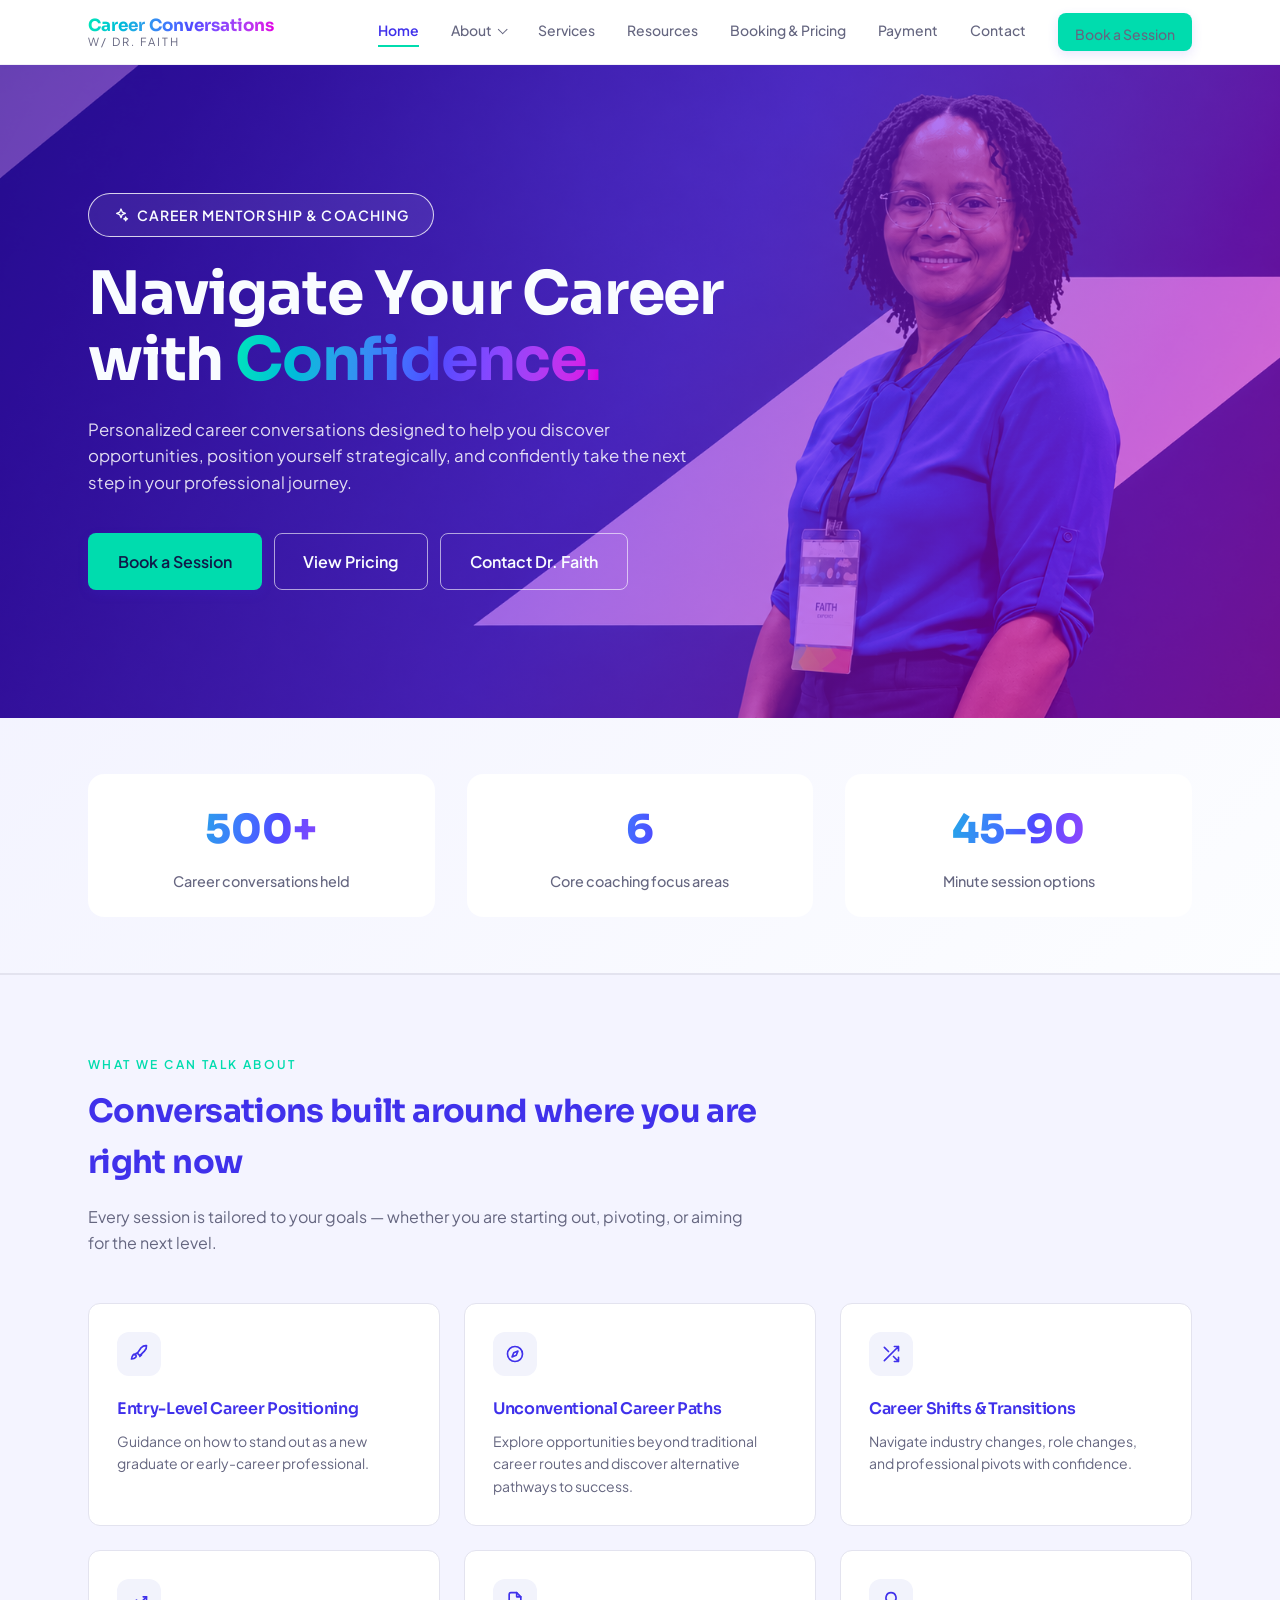
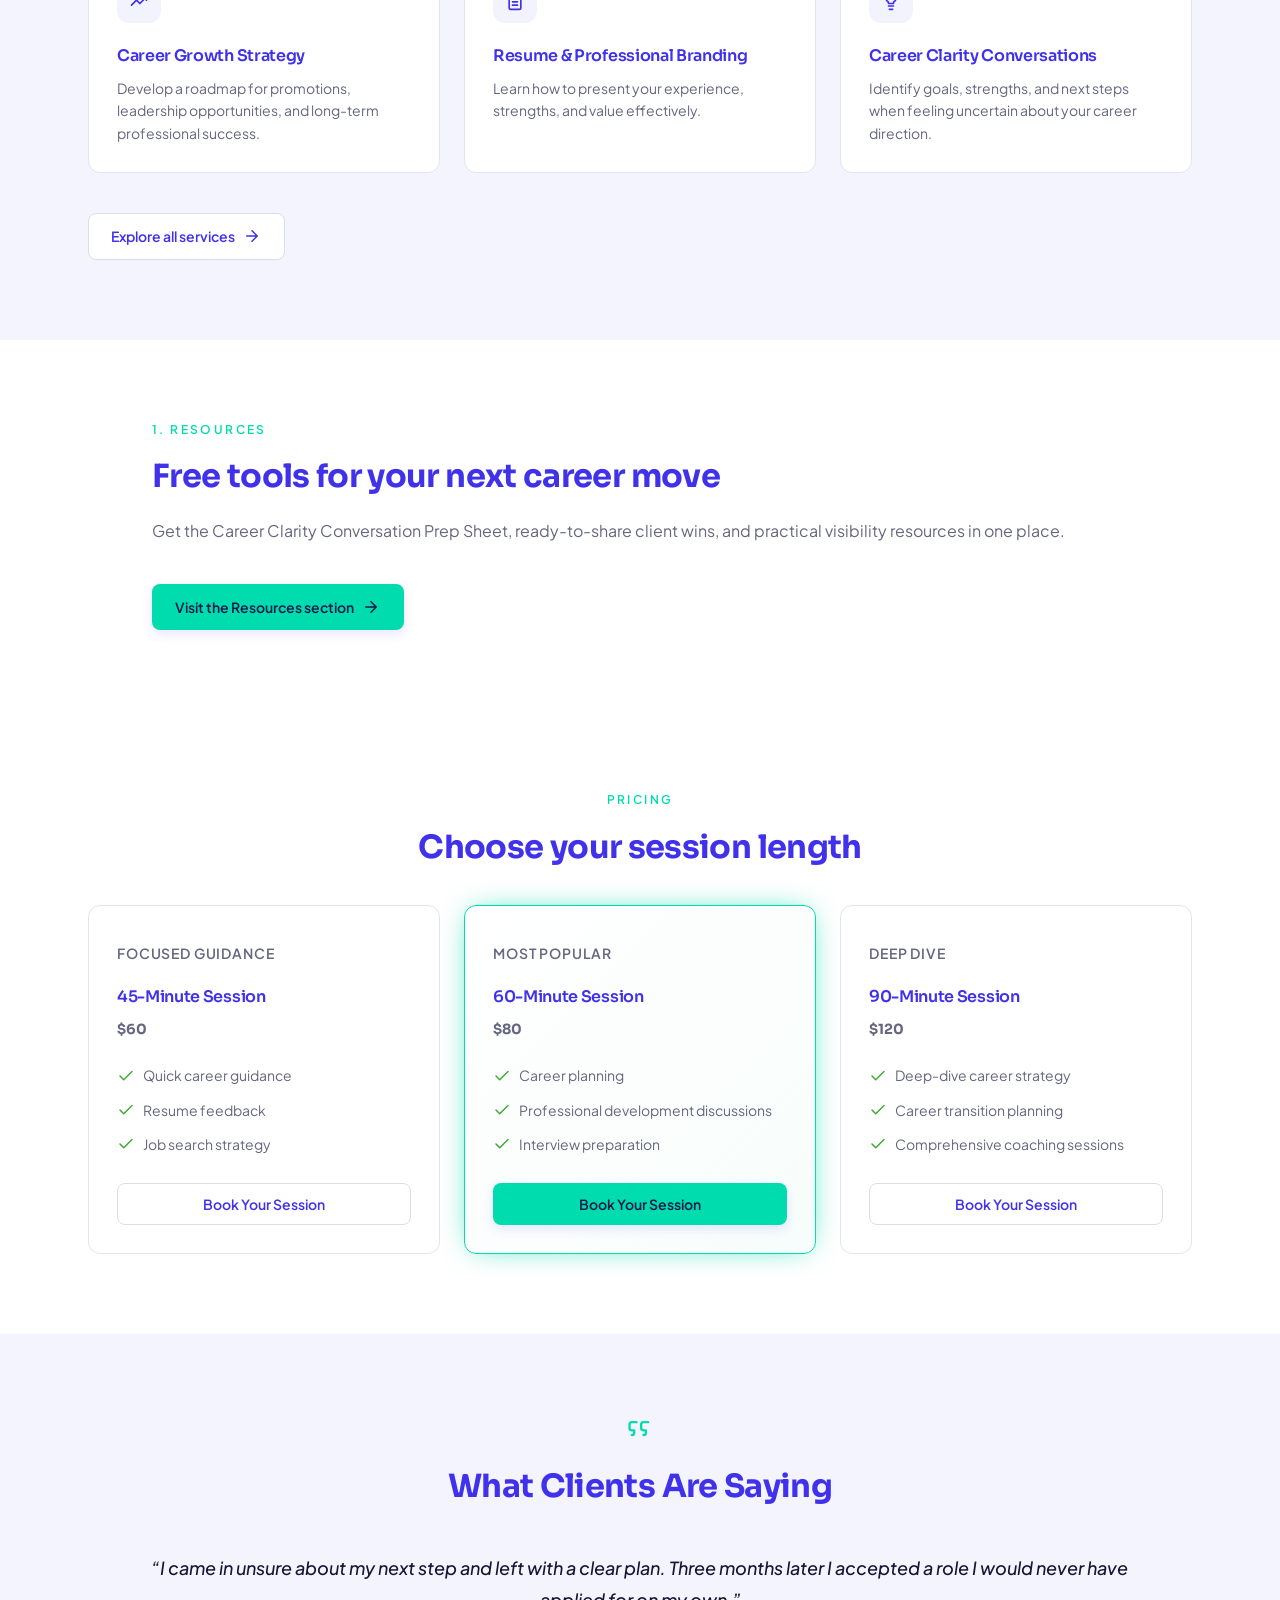
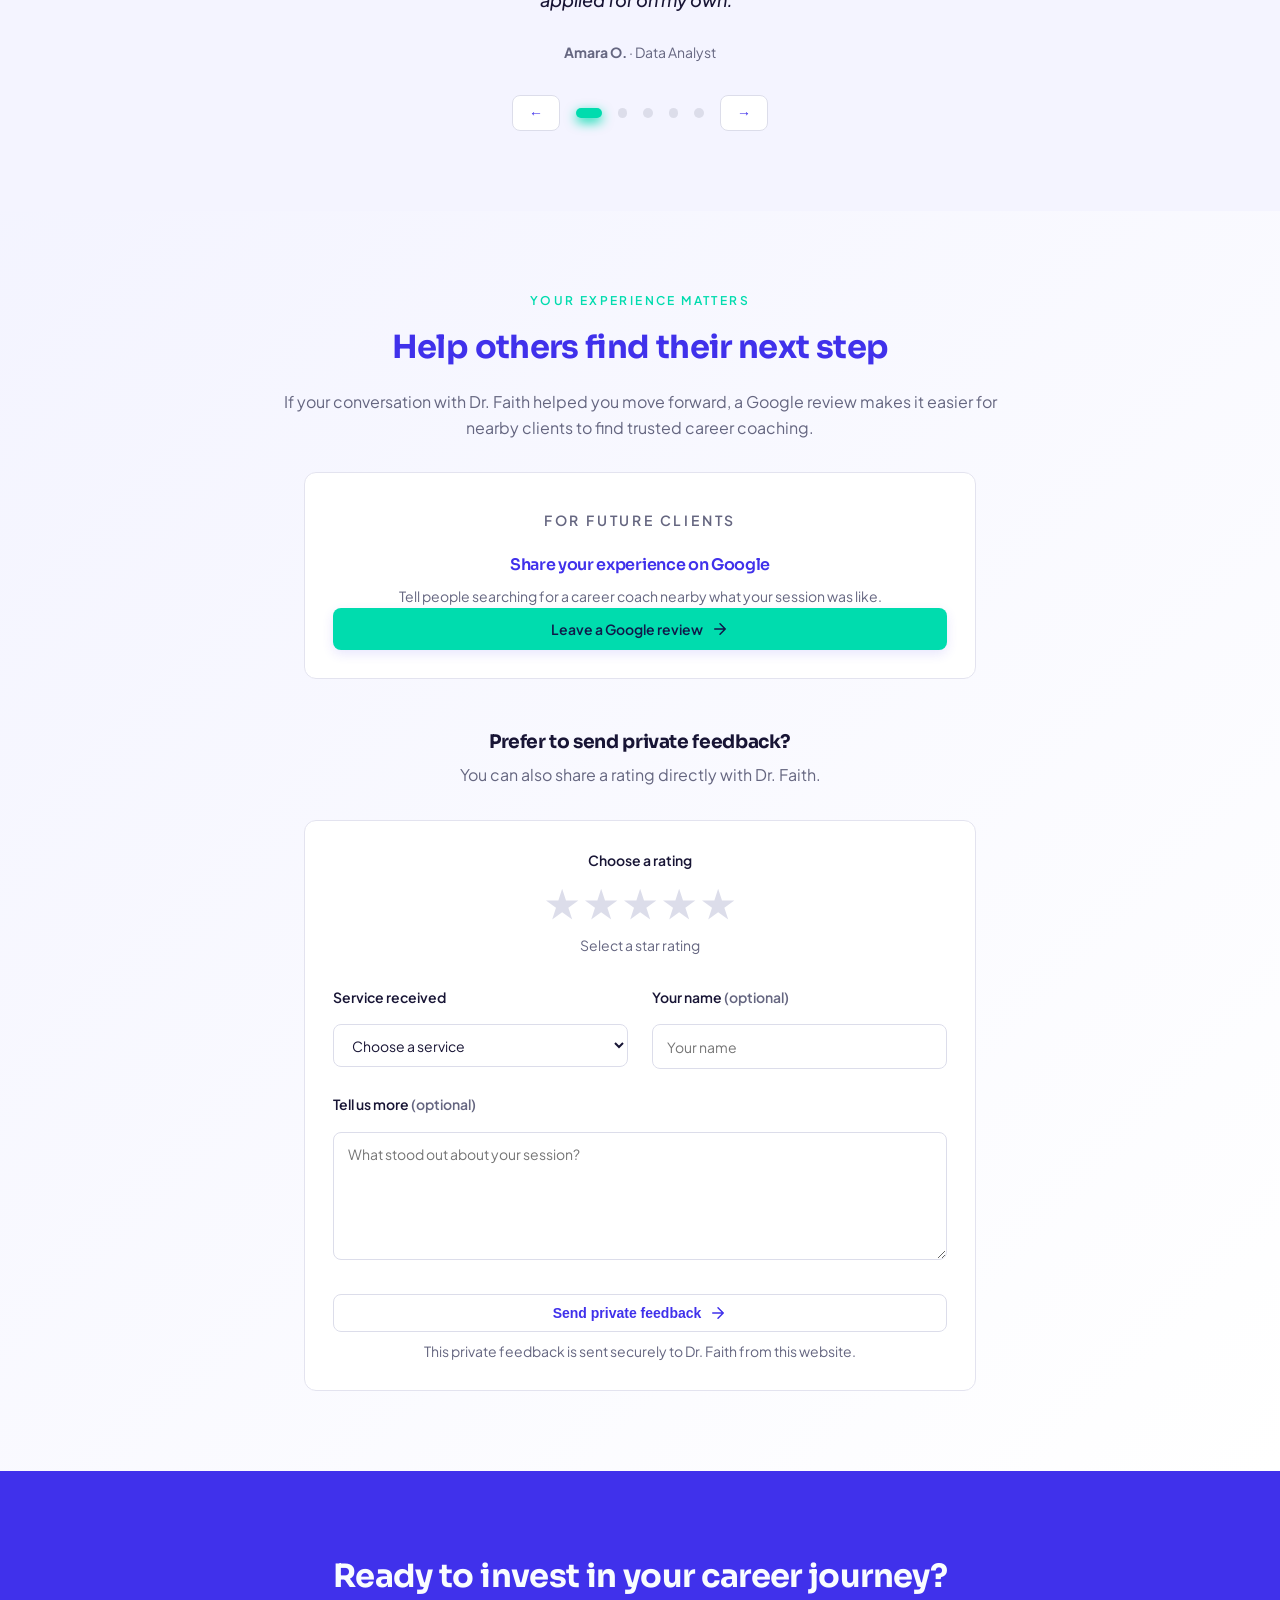
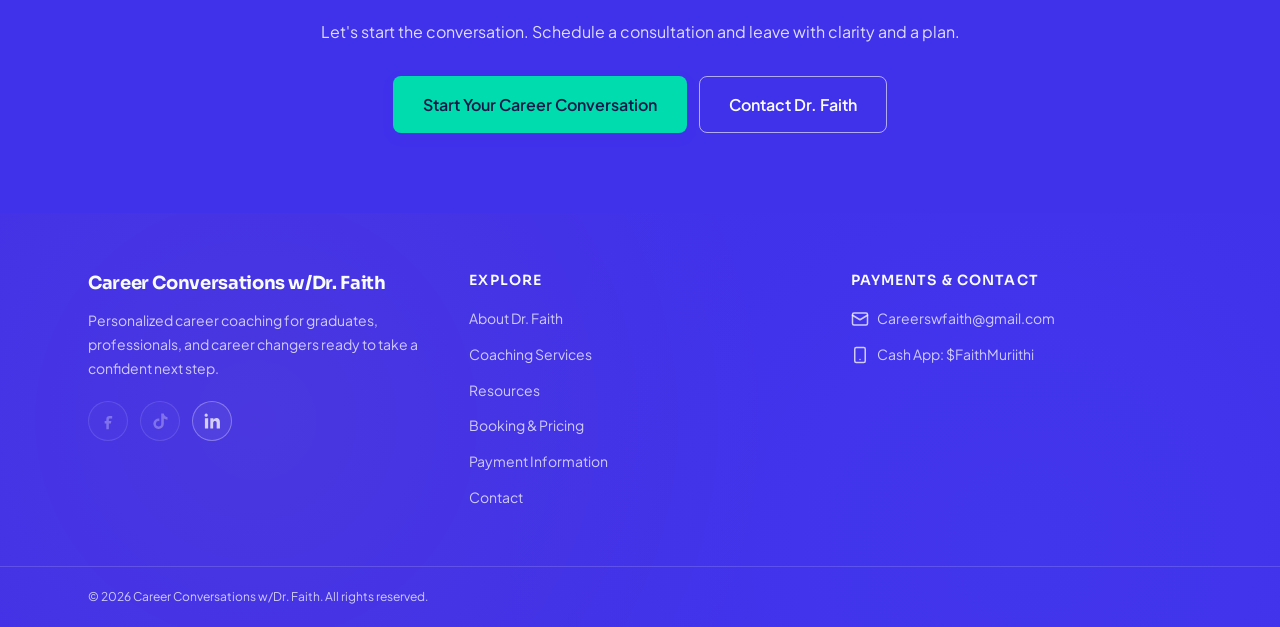
<file: index.html>
<!doctype html>
<html lang="en">
<head>
<meta charset="utf-8">
<meta name="viewport" content="width=device-width, initial-scale=1">
<title>Career Conversations w/Dr. Faith | Career Coaching &amp; Mentoring</title>
<meta name="description" content="Personalized career coaching with Dr. Faith. Book a 45, 60, or 90-minute session for career clarity, transitions, resume branding, and growth strategy.">
<meta property="og:title" content="Career Conversations w/Dr. Faith | Career Coaching &amp; Mentoring">
<meta property="og:description" content="Personalized career coaching with Dr. Faith. Book a 45, 60, or 90-minute session for career clarity, transitions, resume branding, and growth strategy.">
<meta property="og:type" content="website">
<meta name="twitter:card" content="summary_large_image">
<link rel="canonical" href="index.html">
<link rel="preconnect" href="https://fonts.googleapis.com">
<link rel="preconnect" href="https://fonts.gstatic.com" crossorigin>
<link href="https://fonts.googleapis.com/css2?family=Sora:wght@400;600;700;800&family=Plus+Jakarta+Sans:wght@400;500;600;700&display=swap" rel="stylesheet">
<link rel="stylesheet" href="styles.css">
<script type="application/ld+json">{"@context":"https://schema.org","@type":"ProfessionalService","name":"Career Conversations w/Dr. Faith","description":"Personalized career coaching and mentoring sessions for career growth, transitions, and positioning.","email":"Careerswfaith@gmail.com","areaServed":"Worldwide"}</script>
</head>
<body>
<svg class="svg-sprite" xmlns="http://www.w3.org/2000/svg" aria-hidden="true">
<symbol id="i-menu" viewBox="0 0 24 24" fill="none" stroke="currentColor" stroke-width="2" stroke-linecap="round"><path d="M4 6h16M4 12h16M4 18h16"/></symbol>
<symbol id="i-check" viewBox="0 0 24 24" fill="none" stroke="currentColor" stroke-width="2" stroke-linecap="round" stroke-linejoin="round"><path d="M20 6 9 17l-5-5"/></symbol>
<symbol id="i-arrow" viewBox="0 0 24 24" fill="none" stroke="currentColor" stroke-width="2" stroke-linecap="round" stroke-linejoin="round"><path d="M5 12h14M12 5l7 7-7 7"/></symbol>
<symbol id="i-sparkles" viewBox="0 0 24 24" fill="none" stroke="currentColor" stroke-width="2" stroke-linecap="round" stroke-linejoin="round"><path d="M12 3l1.9 4.6L18.5 9.5 13.9 11.4 12 16l-1.9-4.6L5.5 9.5l4.6-1.9L12 3zM19 15l.8 2 2 .8-2 .8-.8 2-.8-2-2-.8 2-.8.8-2z"/></symbol>
<symbol id="i-quote" viewBox="0 0 24 24" fill="none" stroke="currentColor" stroke-width="2" stroke-linecap="round" stroke-linejoin="round"><path d="M9 7H5a2 2 0 0 0-2 2v3a2 2 0 0 0 2 2h2v2a2 2 0 0 1-2 2M19 7h-4a2 2 0 0 0-2 2v3a2 2 0 0 0 2 2h2v2a2 2 0 0 1-2 2"/></symbol>
<symbol id="i-mail" viewBox="0 0 24 24" fill="none" stroke="currentColor" stroke-width="2" stroke-linecap="round" stroke-linejoin="round"><rect x="2" y="4" width="20" height="16" rx="2"/><path d="m22 7-10 6L2 7"/></symbol>
<symbol id="i-phone" viewBox="0 0 24 24" fill="none" stroke="currentColor" stroke-width="2" stroke-linecap="round" stroke-linejoin="round"><rect x="5" y="2" width="14" height="20" rx="2"/><path d="M12 18h.01"/></symbol>
<symbol id="i-message" viewBox="0 0 24 24" fill="none" stroke="currentColor" stroke-width="2" stroke-linecap="round" stroke-linejoin="round"><path d="M21 11.5a8.4 8.4 0 0 1-9 8.4 8.5 8.5 0 0 1-3.8-.9L3 21l1.9-5.1A8.4 8.4 0 0 1 4 11.5a8.4 8.4 0 0 1 8.5-8.4A8.4 8.4 0 0 1 21 11.5z"/></symbol>
<symbol id="i-card" viewBox="0 0 24 24" fill="none" stroke="currentColor" stroke-width="2" stroke-linecap="round" stroke-linejoin="round"><rect x="2" y="5" width="20" height="14" rx="2"/><path d="M2 10h20"/></symbol>
<symbol id="i-facebook" viewBox="0 0 24 24" fill="currentColor"><path d="M14 9h3V6h-3a4 4 0 0 0-4 4v2H8v3h2v7h3v-7h2.5l.5-3H13v-2a1 1 0 0 1 1-1z"/></symbol>
<symbol id="i-linkedin" viewBox="0 0 24 24" fill="currentColor"><path d="M6.94 5a1.94 1.94 0 1 1-3.88 0 1.94 1.94 0 0 1 3.88 0zM3.5 8.75h3.9V21H3.5V8.75zM10 8.75h3.7v1.7a4 4 0 0 1 3.6-1.95c3 0 4.2 1.9 4.2 5.2V21h-3.9v-6.5c0-1.7-.6-2.6-2-2.6-1.2 0-1.8.8-2.1 1.6-.1.3-.1.7-.1 1.1V21H10V8.75z"/></symbol>
<symbol id="i-tiktok" viewBox="0 0 24 24" fill="currentColor"><path d="M16.5 3a5.6 5.6 0 0 0 4.5 4.4v3a8.6 8.6 0 0 1-4.4-1.3v6.2a6.3 6.3 0 1 1-5.4-6.2v3.1a3.2 3.2 0 1 0 2.3 3V3h3z"/></symbol>
<symbol id="i-rocket" viewBox="0 0 24 24" fill="none" stroke="currentColor" stroke-width="2" stroke-linecap="round" stroke-linejoin="round"><path d="M5 13c-1.5 1.5-2 5-2 5s3.5-.5 5-2c.8-.8.8-2.2 0-3s-2.2-.8-3 0zM14.5 4.5c3-3 6.5-2.5 6.5-2.5s.5 3.5-2.5 6.5L13 14l-3-3 4.5-6.5zM9 11l-2 2M13 15l2-2"/></symbol>
<symbol id="i-compass" viewBox="0 0 24 24" fill="none" stroke="currentColor" stroke-width="2" stroke-linecap="round" stroke-linejoin="round"><circle cx="12" cy="12" r="9"/><path d="m15.5 8.5-2 5-5 2 2-5 5-2z"/></symbol>
<symbol id="i-shuffle" viewBox="0 0 24 24" fill="none" stroke="currentColor" stroke-width="2" stroke-linecap="round" stroke-linejoin="round"><path d="M16 3h5v5M4 20 21 3M21 16v5h-5M15 15l6 6M4 4l5 5"/></symbol>
<symbol id="i-trending" viewBox="0 0 24 24" fill="none" stroke="currentColor" stroke-width="2" stroke-linecap="round" stroke-linejoin="round"><path d="m3 17 6-6 4 4 8-8"/><path d="M17 7h4v4"/></symbol>
<symbol id="i-file" viewBox="0 0 24 24" fill="none" stroke="currentColor" stroke-width="2" stroke-linecap="round" stroke-linejoin="round"><path d="M14 2H7a2 2 0 0 0-2 2v16a2 2 0 0 0 2 2h10a2 2 0 0 0 2-2V7z"/><path d="M14 2v5h5M9 13h6M9 17h6"/></symbol>
<symbol id="i-bulb" viewBox="0 0 24 24" fill="none" stroke="currentColor" stroke-width="2" stroke-linecap="round" stroke-linejoin="round"><path d="M9 18h6M10 22h4M12 2a6 6 0 0 0-3.5 10.9c.5.4.5 1.3.5 2.1h6c0-.8 0-1.7.5-2.1A6 6 0 0 0 12 2z"/></symbol>
<symbol id="i-heart" viewBox="0 0 24 24" fill="none" stroke="currentColor" stroke-width="2" stroke-linecap="round" stroke-linejoin="round"><path d="M12 21s-8-4.6-8-10a4.5 4.5 0 0 1 8-2.8A4.5 4.5 0 0 1 20 11c0 5.4-8 10-8 10z"/></symbol>
<symbol id="i-target" viewBox="0 0 24 24" fill="none" stroke="currentColor" stroke-width="2"><circle cx="12" cy="12" r="9"/><circle cx="12" cy="12" r="5"/><circle cx="12" cy="12" r="1.5"/></symbol>
<symbol id="i-award" viewBox="0 0 24 24" fill="none" stroke="currentColor" stroke-width="2" stroke-linecap="round" stroke-linejoin="round"><circle cx="12" cy="9" r="6"/><path d="m8.5 14-1.5 8 5-3 5 3-1.5-8"/></symbol>
</svg>
<header class="site-header">
  <div class="container header-inner">
    <a class="brand" href="index.html">
      <span class="brand-name">Career Conversations</span>
      <span class="brand-sub">w/ Dr. Faith</span>
    </a>
    <nav class="nav-desktop" aria-label="Main navigation">
      <a href="index.html" class="active">Home</a>
<details class="nav-dropdown"><summary>About</summary><div class="nav-dropdown-menu"><a href="about.html">About Dr. Faith</a><a href="about.html#credentials">Credentials &amp; Experience</a></div></details>
<a href="services.html">Services</a>
<a href="resources.html">Resources</a>
<a href="booking.html">Booking & Pricing</a>
<a href="payment.html">Payment</a>
<a href="contact.html">Contact</a>
      <a class="btn btn-hero" href="booking.html">Book a Session</a>
    </nav>
    <button type="button" class="nav-toggle" aria-label="Open navigation menu" aria-expanded="false"><svg width="24" height="24" aria-hidden="true"><use href="#i-menu"/></svg></button>
  </div>
  <nav class="nav-mobile" aria-label="Mobile navigation">
    <ul>
      <li><a href="index.html">Home</a></li>
<li><details><summary>About</summary><ul class="nav-mobile-submenu"><li><a href="about.html">About Dr. Faith</a></li><li><a href="about.html#credentials">Credentials &amp; Experience</a></li></ul></details></li>
<li><a href="services.html">Services</a></li>
<li><a href="resources.html">Resources</a></li>
<li><a href="booking.html">Booking & Pricing</a></li>
<li><a href="payment.html">Payment</a></li>
<li><a href="contact.html">Contact</a></li>
      <li class="mobile-cta"><a class="btn btn-hero btn-full" href="booking.html">Book a Session</a></li>
    </ul>
  </nav>
</header>
<main>

<section class="hero">
  <img src="assets/dp-faith-front background.jpeg.png" alt="Dr. Faith, career mentor, smiling at her desk in a modern office" width="1536" height="1024">
  <div class="overlay"></div>
  <div class="container content">
    <div class="animate-fade-up hero-copy">
      <span class="badge"><svg width="16" height="16" aria-hidden="true"><use href="#i-sparkles"/></svg> Career Mentorship &amp; Coaching</span>
      <h1>Navigate Your Career with <span class="text-gradient">Confidence.</span></h1>
      <p>Personalized career conversations designed to help you discover opportunities, position yourself strategically, and confidently take the next step in your professional journey.</p>
      <div class="hero-actions">
        <a class="btn btn-xl btn-hero" href="booking.html">Book a Session</a>
        <a class="btn btn-xl btn-ondark" href="booking.html#pricing">View Pricing</a>
        <a class="btn btn-xl btn-ondark" href="contact.html">Contact Dr. Faith</a>
      </div>
    </div>
  </div>
</section>

<section class="stats">
  <dl class="container">
    <div class="center"><dt>500+</dt><dd>Career conversations held</dd></div>
    <div class="center"><dt>6</dt><dd>Core coaching focus areas</dd></div>
    <div class="center"><dt>45&ndash;90</dt><dd>Minute session options</dd></div>
  </dl>
</section>

<section class="section soft">
  <div class="container">
    <div class="intro-block">
      <p class="eyebrow">What We Can Talk About</p>
      <h2 class="section-heading">Conversations built around where you are right now</h2>
      <p class="muted intro-copy-lg">Every session is tailored to your goals &mdash; whether you are starting out, pivoting, or aiming for the next level.</p>
    </div>
    <div class="services-grid"><div class="grid grid-2 grid-3">
    <article class="card service-card"><div class="card-body">
      <span class="icon-pill"><svg width="20" height="20" aria-hidden="true"><use href="#i-rocket"/></svg></span>
      <h3>Entry-Level Career Positioning</h3><p>Guidance on how to stand out as a new graduate or early-career professional.</p>
    </div></article>
    <article class="card service-card"><div class="card-body">
      <span class="icon-pill"><svg width="20" height="20" aria-hidden="true"><use href="#i-compass"/></svg></span>
      <h3>Unconventional Career Paths</h3><p>Explore opportunities beyond traditional career routes and discover alternative pathways to success.</p>
    </div></article>
    <article class="card service-card"><div class="card-body">
      <span class="icon-pill"><svg width="20" height="20" aria-hidden="true"><use href="#i-shuffle"/></svg></span>
      <h3>Career Shifts &amp; Transitions</h3><p>Navigate industry changes, role changes, and professional pivots with confidence.</p>
    </div></article>
    <article class="card service-card"><div class="card-body">
      <span class="icon-pill"><svg width="20" height="20" aria-hidden="true"><use href="#i-trending"/></svg></span>
      <h3>Career Growth Strategy</h3><p>Develop a roadmap for promotions, leadership opportunities, and long-term professional success.</p>
    </div></article>
    <article class="card service-card"><div class="card-body">
      <span class="icon-pill"><svg width="20" height="20" aria-hidden="true"><use href="#i-file"/></svg></span>
      <h3>Resume &amp; Professional Branding</h3><p>Learn how to present your experience, strengths, and value effectively.</p>
    </div></article>
    <article class="card service-card"><div class="card-body">
      <span class="icon-pill"><svg width="20" height="20" aria-hidden="true"><use href="#i-bulb"/></svg></span>
      <h3>Career Clarity Conversations</h3><p>Identify goals, strengths, and next steps when feeling uncertain about your career direction.</p>
    </div></article></div></div>
    <div class="explore-actions"><a class="btn btn-lg btn-outline" href="services.html">Explore all services <svg width="18" height="18" aria-hidden="true"><use href="#i-arrow"/></svg></a></div>
  </div>
</section>

<section class="section resource-banner">
  <div class="container-mid split resource-feature">
    <div>
      <p class="eyebrow">1. Resources</p>
      <h2 class="section-heading">Free tools for your next career move</h2>
      <p class="muted intro-copy-lg">Get the Career Clarity Conversation Prep Sheet, ready-to-share client wins, and practical visibility resources in one place.</p>
    </div>
    <div class="resource-banner-action"><a class="btn btn-lg btn-hero" href="resources.html">Visit the Resources section <svg width="18" height="18" aria-hidden="true"><use href="#i-arrow"/></svg></a></div>
  </div>
</section>

<section class="section">
  <div class="container">
    <div class="center">
      <p class="eyebrow">Pricing</p>
      <h2 class="section-heading">Choose your session length</h2>
    </div>
    <div class="pricing-grid"><div class="grid grid-3-md">
    <article class="card" data-session="45"><div class="card-body">
      <p class="tagline">Focused guidance</p>
      <h3 class="session-title">45-Minute Session</h3>
      <p class="price">$60</p>
      <ul class="check-list"><li><svg width="18" height="18" aria-hidden="true"><use href="#i-check"/></svg>Quick career guidance</li><li><svg width="18" height="18" aria-hidden="true"><use href="#i-check"/></svg>Resume feedback</li><li><svg width="18" height="18" aria-hidden="true"><use href="#i-check"/></svg>Job search strategy</li></ul>
      <div class="session-action"><a class="btn btn-full btn-outline" href="booking.html">Book Your Session</a></div>
    </div></article>
    <article class="card featured" data-session="60"><div class="card-body">
      <p class="tagline">Most popular</p>
      <h3 class="session-title">60-Minute Session</h3>
      <p class="price">$80</p>
      <ul class="check-list"><li><svg width="18" height="18" aria-hidden="true"><use href="#i-check"/></svg>Career planning</li><li><svg width="18" height="18" aria-hidden="true"><use href="#i-check"/></svg>Professional development discussions</li><li><svg width="18" height="18" aria-hidden="true"><use href="#i-check"/></svg>Interview preparation</li></ul>
      <div class="session-action"><a class="btn btn-full btn-hero" href="booking.html">Book Your Session</a></div>
    </div></article>
    <article class="card" data-session="90"><div class="card-body">
      <p class="tagline">Deep dive</p>
      <h3 class="session-title">90-Minute Session</h3>
      <p class="price">$120</p>
      <ul class="check-list"><li><svg width="18" height="18" aria-hidden="true"><use href="#i-check"/></svg>Deep-dive career strategy</li><li><svg width="18" height="18" aria-hidden="true"><use href="#i-check"/></svg>Career transition planning</li><li><svg width="18" height="18" aria-hidden="true"><use href="#i-check"/></svg>Comprehensive coaching sessions</li></ul>
      <div class="session-action"><a class="btn btn-full btn-outline" href="booking.html">Book Your Session</a></div>
    </div></article></div></div>
  </div>
</section>

<section class="section soft">
  <div class="container-mid">
    <div class="center">
      <span class="accent-icon"><svg width="28" height="28" aria-hidden="true"><use href="#i-quote"/></svg></span>
      <h2 class="section-heading">What Clients Are Saying</h2>
    </div>
    <div class="slider" data-slider>
      
      <div class="slide"><blockquote>&ldquo;I came in unsure about my next step and left with a clear plan. Three months later I accepted a role I would never have applied for on my own.&rdquo;</blockquote><p class="who"><strong>Amara O.</strong> &middot; Data Analyst</p></div>
      <div class="slide"><blockquote>&ldquo;Dr. Faith helped me reframe my experience for a completely different industry. My interview callbacks went from zero to five in six weeks.&rdquo;</blockquote><p class="who"><strong>Daniel K.</strong> &middot; Career Changer</p></div>
      <div class="slide"><blockquote>&ldquo;The resume and branding session was worth every dollar. My LinkedIn profile finally sounds like the professional I actually am.&rdquo;</blockquote><p class="who"><strong>Priya S.</strong> &middot; Recent Graduate</p></div>
      <div class="slide"><blockquote>&ldquo;We built a promotion roadmap together, and I walked into my review prepared. I got the senior title and a raise.&rdquo;</blockquote><p class="who"><strong>Marcus T.</strong> &middot; Operations Lead</p></div>
      <div class="slide"><blockquote>&ldquo;Warm, honest, and practical. I left every conversation with more confidence and a real next action.&rdquo;</blockquote><p class="who"><strong>Lauren B.</strong> &middot; Mid-Career Professional</p></div>
      <div class="slider-controls">
        <button class="btn btn-outline" type="button" data-prev aria-label="Previous testimonial">&larr;</button>
        <button class="dot" type="button" aria-label="Show testimonial 1"></button><button class="dot" type="button" aria-label="Show testimonial 2"></button><button class="dot" type="button" aria-label="Show testimonial 3"></button><button class="dot" type="button" aria-label="Show testimonial 4"></button><button class="dot" type="button" aria-label="Show testimonial 5"></button>
        <button class="btn btn-outline" type="button" data-next aria-label="Next testimonial">&rarr;</button>
      </div>
    </div>
  </div>
</section>

<section class="section rating-section">
  <div class="container-narrow">
    <div class="center">
      <p class="eyebrow">Your Experience Matters</p>
      <h2 class="section-heading">Help others find their next step</h2>
      <p class="muted intro-copy-lg">If your conversation with Dr. Faith helped you move forward, a Google review makes it easier for nearby clients to find trusted career coaching.</p>
    </div>
    <div class="card rating-card google-review-card">
      <div class="card-body center">
        <p class="eyebrow">For future clients</p>
        <h3>Share your experience on Google</h3>
        <p class="muted">Tell people searching for a career coach nearby what your session was like.</p>
        <a class="btn btn-hero btn-full" href="https://www.google.com/maps/search/?api=1&amp;query=Career+Conversations+with+Dr.+Faith%2C+Orange%2C+NJ" target="_blank" rel="noopener noreferrer">Leave a Google review <svg width="18" height="18" aria-hidden="true"><use href="#i-arrow"/></svg></a>
      </div>
    </div>
    <div class="center rating-secondary-heading">
      <h3>Prefer to send private feedback?</h3>
      <p class="muted">You can also share a rating directly with Dr. Faith.</p>
    </div>
    <form class="card rating-card" data-form="rating">
      <div class="card-body">
        <fieldset class="rating-fieldset">
          <legend>Choose a rating</legend>
          <div class="star-rating" role="radiogroup" aria-label="Rate your service from 1 to 5 stars">
            <input type="radio" id="rating-5" name="rating" value="5" required>
            <label for="rating-5" title="5 stars">&#9733;<span class="sr-only">5 stars</span></label>
            <input type="radio" id="rating-4" name="rating" value="4">
            <label for="rating-4" title="4 stars">&#9733;<span class="sr-only">4 stars</span></label>
            <input type="radio" id="rating-3" name="rating" value="3">
            <label for="rating-3" title="3 stars">&#9733;<span class="sr-only">3 stars</span></label>
            <input type="radio" id="rating-2" name="rating" value="2">
            <label for="rating-2" title="2 stars">&#9733;<span class="sr-only">2 stars</span></label>
            <input type="radio" id="rating-1" name="rating" value="1">
            <label for="rating-1" title="1 star">&#9733;<span class="sr-only">1 star</span></label>
          </div>
          <p class="rating-value" data-rating-value aria-live="polite">Select a star rating</p>
        </fieldset>
        <div class="form-grid form-grid-2 rating-details">
          <div>
            <label for="rating-service">Service received</label>
            <select id="rating-service" name="service" required>
              <option value="">Choose a service</option>
              <option>Career clarity conversation</option>
              <option>Career growth strategy</option>
              <option>Career shift or transition</option>
              <option>Resume and professional branding</option>
              <option>Interview preparation</option>
              <option>Other coaching service</option>
            </select>
          </div>
          <div>
            <label for="rating-name">Your name <span class="muted">(optional)</span></label>
            <input id="rating-name" name="name" type="text" autocomplete="name" placeholder="Your name">
          </div>
          <div class="span-2">
            <label for="rating-comment">Tell us more <span class="muted">(optional)</span></label>
            <textarea id="rating-comment" name="comment" rows="4" placeholder="What stood out about your session?"></textarea>
          </div>
        </div>
        <button class="btn btn-outline btn-full rating-submit" type="submit">Send private feedback <svg width="18" height="18" aria-hidden="true"><use href="#i-arrow"/></svg></button>
        <p class="hint center">This private feedback is sent securely to Dr. Faith from this website.</p>
      </div>
    </form>
  </div>
</section>

<section class="section on-primary">
  <div class="container-narrow center">
    <h2 class="cta-heading">Ready to invest in your career journey?</h2>
    <p class="cta-copy">Let's start the conversation. Schedule a consultation and leave with clarity and a plan.</p>
    <div class="cta-actions">
      <a class="btn btn-xl btn-hero" href="booking.html">Start Your Career Conversation</a>
      <a class="btn btn-xl btn-ondark" href="contact.html">Contact Dr. Faith</a>
    </div>
  </div>
</section>

</main>
<footer class="site-footer">
  <div class="container footer-grid">
    <div>
      <h2>Career Conversations w/Dr. Faith</h2>
      <p class="footer-intro">Personalized career coaching for graduates, professionals, and career changers ready to take a confident next step.</p>
      <div class="socials">
        <a class="social-muted" href="https://www.facebook.com/" target="_blank" rel="noopener noreferrer" aria-label="Facebook profile currently unavailable" aria-disabled="true" tabindex="-1"><svg width="20" height="20" aria-hidden="true"><use href="#i-facebook"/></svg></a>
        <a class="social-muted" href="https://www.tiktok.com/" target="_blank" rel="noopener noreferrer" aria-label="TikTok profile currently unavailable" aria-disabled="true" tabindex="-1"><svg width="20" height="20" aria-hidden="true"><use href="#i-tiktok"/></svg></a>
        <a href="https://www.linkedin.com/in/faith-muriithi-6a024216" target="_blank" rel="noopener noreferrer" aria-label="LinkedIn profile"><svg width="20" height="20" aria-hidden="true"><use href="#i-linkedin"/></svg></a>
      </div>
    </div>
    <div>
      <h3>Explore</h3>
      <ul>
        <li><a href="about.html">About Dr. Faith</a></li>
        <li><a href="services.html">Coaching Services</a></li>
        <li><a href="resources.html">Resources</a></li>
        <li><a href="booking.html">Booking &amp; Pricing</a></li>
        <li><a href="payment.html">Payment Information</a></li>
        <li><a href="contact.html">Contact</a></li>
      </ul>
    </div>
    <div>
      <h3>Payments &amp; Contact</h3>
      <ul>
        <li class="footer-contact-item"><svg width="18" height="18" aria-hidden="true"><use href="#i-mail"/></svg><a href="mailto:Careerswfaith@gmail.com">Careerswfaith@gmail.com</a></li>
        <li class="footer-contact-item"><svg width="18" height="18" aria-hidden="true"><use href="#i-phone"/></svg><span>Cash App: $FaithMuriithi</span></li>
      </ul>
    </div>
  </div>
  <div class="footer-bottom"><div class="container"><p>&copy; <span data-year>2026</span> Career Conversations w/Dr. Faith. All rights reserved.</p></div></div>
</footer>
<div id="toast-root"></div>
<script src="script.js" defer></script>
</body>
</html>
</file>
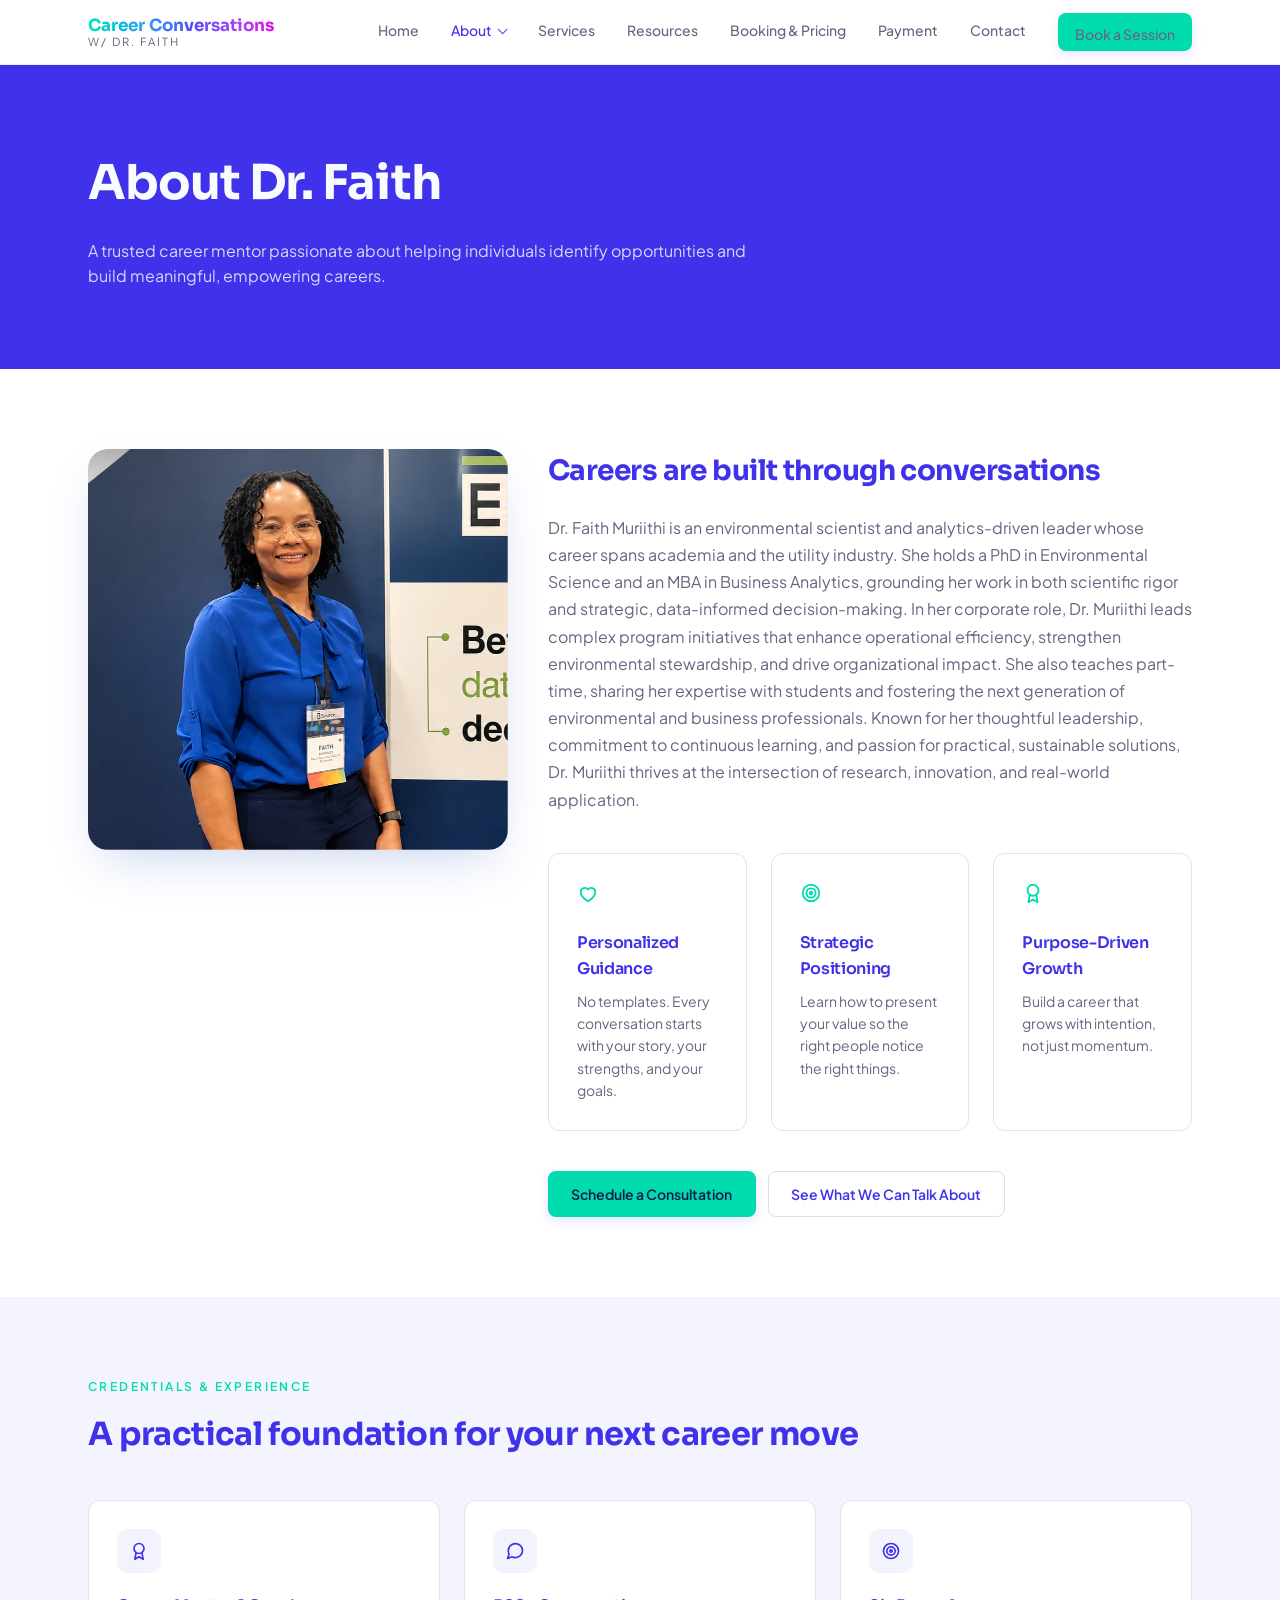
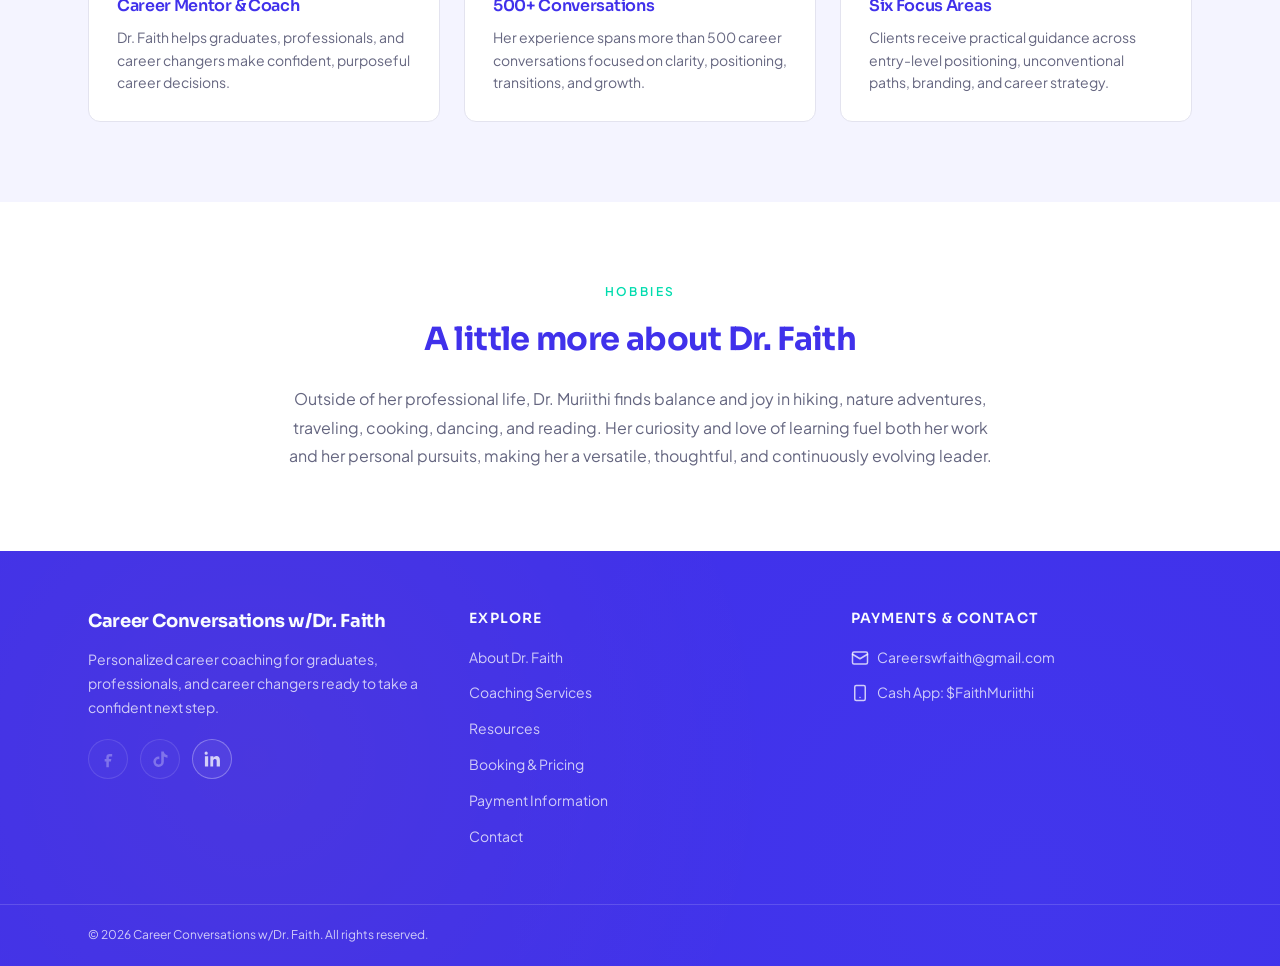
<file: about.html>
<!doctype html>
<html lang="en">
<head>
<meta charset="utf-8">
<meta name="viewport" content="width=device-width, initial-scale=1">
<title>About Dr. Faith | Career Mentor &amp; Coach</title>
<meta name="description" content="Meet Dr. Faith — a career mentor helping graduates, professionals, and career changers build purposeful, strategically positioned careers.">
<meta property="og:title" content="About Dr. Faith | Career Mentor &amp; Coach">
<meta property="og:description" content="Meet Dr. Faith — a career mentor helping graduates, professionals, and career changers build purposeful, strategically positioned careers.">
<meta property="og:type" content="website">
<meta name="twitter:card" content="summary_large_image">
<link rel="canonical" href="about.html">
<link rel="preconnect" href="https://fonts.googleapis.com">
<link rel="preconnect" href="https://fonts.gstatic.com" crossorigin>
<link href="https://fonts.googleapis.com/css2?family=Sora:wght@400;600;700;800&family=Plus+Jakarta+Sans:wght@400;500;600;700&display=swap" rel="stylesheet">
<link rel="stylesheet" href="styles.css">

</head>
<body>
<svg class="svg-sprite" xmlns="http://www.w3.org/2000/svg" aria-hidden="true">
<symbol id="i-menu" viewBox="0 0 24 24" fill="none" stroke="currentColor" stroke-width="2" stroke-linecap="round"><path d="M4 6h16M4 12h16M4 18h16"/></symbol>
<symbol id="i-check" viewBox="0 0 24 24" fill="none" stroke="currentColor" stroke-width="2" stroke-linecap="round" stroke-linejoin="round"><path d="M20 6 9 17l-5-5"/></symbol>
<symbol id="i-arrow" viewBox="0 0 24 24" fill="none" stroke="currentColor" stroke-width="2" stroke-linecap="round" stroke-linejoin="round"><path d="M5 12h14M12 5l7 7-7 7"/></symbol>
<symbol id="i-sparkles" viewBox="0 0 24 24" fill="none" stroke="currentColor" stroke-width="2" stroke-linecap="round" stroke-linejoin="round"><path d="M12 3l1.9 4.6L18.5 9.5 13.9 11.4 12 16l-1.9-4.6L5.5 9.5l4.6-1.9L12 3zM19 15l.8 2 2 .8-2 .8-.8 2-.8-2-2-.8 2-.8.8-2z"/></symbol>
<symbol id="i-quote" viewBox="0 0 24 24" fill="none" stroke="currentColor" stroke-width="2" stroke-linecap="round" stroke-linejoin="round"><path d="M9 7H5a2 2 0 0 0-2 2v3a2 2 0 0 0 2 2h2v2a2 2 0 0 1-2 2M19 7h-4a2 2 0 0 0-2 2v3a2 2 0 0 0 2 2h2v2a2 2 0 0 1-2 2"/></symbol>
<symbol id="i-mail" viewBox="0 0 24 24" fill="none" stroke="currentColor" stroke-width="2" stroke-linecap="round" stroke-linejoin="round"><rect x="2" y="4" width="20" height="16" rx="2"/><path d="m22 7-10 6L2 7"/></symbol>
<symbol id="i-phone" viewBox="0 0 24 24" fill="none" stroke="currentColor" stroke-width="2" stroke-linecap="round" stroke-linejoin="round"><rect x="5" y="2" width="14" height="20" rx="2"/><path d="M12 18h.01"/></symbol>
<symbol id="i-message" viewBox="0 0 24 24" fill="none" stroke="currentColor" stroke-width="2" stroke-linecap="round" stroke-linejoin="round"><path d="M21 11.5a8.4 8.4 0 0 1-9 8.4 8.5 8.5 0 0 1-3.8-.9L3 21l1.9-5.1A8.4 8.4 0 0 1 4 11.5a8.4 8.4 0 0 1 8.5-8.4A8.4 8.4 0 0 1 21 11.5z"/></symbol>
<symbol id="i-card" viewBox="0 0 24 24" fill="none" stroke="currentColor" stroke-width="2" stroke-linecap="round" stroke-linejoin="round"><rect x="2" y="5" width="20" height="14" rx="2"/><path d="M2 10h20"/></symbol>
<symbol id="i-facebook" viewBox="0 0 24 24" fill="currentColor"><path d="M14 9h3V6h-3a4 4 0 0 0-4 4v2H8v3h2v7h3v-7h2.5l.5-3H13v-2a1 1 0 0 1 1-1z"/></symbol>
<symbol id="i-linkedin" viewBox="0 0 24 24" fill="currentColor"><path d="M6.94 5a1.94 1.94 0 1 1-3.88 0 1.94 1.94 0 0 1 3.88 0zM3.5 8.75h3.9V21H3.5V8.75zM10 8.75h3.7v1.7a4 4 0 0 1 3.6-1.95c3 0 4.2 1.9 4.2 5.2V21h-3.9v-6.5c0-1.7-.6-2.6-2-2.6-1.2 0-1.8.8-2.1 1.6-.1.3-.1.7-.1 1.1V21H10V8.75z"/></symbol>
<symbol id="i-tiktok" viewBox="0 0 24 24" fill="currentColor"><path d="M16.5 3a5.6 5.6 0 0 0 4.5 4.4v3a8.6 8.6 0 0 1-4.4-1.3v6.2a6.3 6.3 0 1 1-5.4-6.2v3.1a3.2 3.2 0 1 0 2.3 3V3h3z"/></symbol>
<symbol id="i-rocket" viewBox="0 0 24 24" fill="none" stroke="currentColor" stroke-width="2" stroke-linecap="round" stroke-linejoin="round"><path d="M5 13c-1.5 1.5-2 5-2 5s3.5-.5 5-2c.8-.8.8-2.2 0-3s-2.2-.8-3 0zM14.5 4.5c3-3 6.5-2.5 6.5-2.5s.5 3.5-2.5 6.5L13 14l-3-3 4.5-6.5zM9 11l-2 2M13 15l2-2"/></symbol>
<symbol id="i-compass" viewBox="0 0 24 24" fill="none" stroke="currentColor" stroke-width="2" stroke-linecap="round" stroke-linejoin="round"><circle cx="12" cy="12" r="9"/><path d="m15.5 8.5-2 5-5 2 2-5 5-2z"/></symbol>
<symbol id="i-shuffle" viewBox="0 0 24 24" fill="none" stroke="currentColor" stroke-width="2" stroke-linecap="round" stroke-linejoin="round"><path d="M16 3h5v5M4 20 21 3M21 16v5h-5M15 15l6 6M4 4l5 5"/></symbol>
<symbol id="i-trending" viewBox="0 0 24 24" fill="none" stroke="currentColor" stroke-width="2" stroke-linecap="round" stroke-linejoin="round"><path d="m3 17 6-6 4 4 8-8"/><path d="M17 7h4v4"/></symbol>
<symbol id="i-file" viewBox="0 0 24 24" fill="none" stroke="currentColor" stroke-width="2" stroke-linecap="round" stroke-linejoin="round"><path d="M14 2H7a2 2 0 0 0-2 2v16a2 2 0 0 0 2 2h10a2 2 0 0 0 2-2V7z"/><path d="M14 2v5h5M9 13h6M9 17h6"/></symbol>
<symbol id="i-bulb" viewBox="0 0 24 24" fill="none" stroke="currentColor" stroke-width="2" stroke-linecap="round" stroke-linejoin="round"><path d="M9 18h6M10 22h4M12 2a6 6 0 0 0-3.5 10.9c.5.4.5 1.3.5 2.1h6c0-.8 0-1.7.5-2.1A6 6 0 0 0 12 2z"/></symbol>
<symbol id="i-heart" viewBox="0 0 24 24" fill="none" stroke="currentColor" stroke-width="2" stroke-linecap="round" stroke-linejoin="round"><path d="M12 21s-8-4.6-8-10a4.5 4.5 0 0 1 8-2.8A4.5 4.5 0 0 1 20 11c0 5.4-8 10-8 10z"/></symbol>
<symbol id="i-target" viewBox="0 0 24 24" fill="none" stroke="currentColor" stroke-width="2"><circle cx="12" cy="12" r="9"/><circle cx="12" cy="12" r="5"/><circle cx="12" cy="12" r="1.5"/></symbol>
<symbol id="i-award" viewBox="0 0 24 24" fill="none" stroke="currentColor" stroke-width="2" stroke-linecap="round" stroke-linejoin="round"><circle cx="12" cy="9" r="6"/><path d="m8.5 14-1.5 8 5-3 5 3-1.5-8"/></symbol>
</svg>
<header class="site-header">
  <div class="container header-inner">
    <a class="brand" href="index.html">
      <span class="brand-name">Career Conversations</span>
      <span class="brand-sub">w/ Dr. Faith</span>
    </a>
    <nav class="nav-desktop" aria-label="Main navigation">
      <a href="index.html">Home</a>
<details class="nav-dropdown"><summary class="active">About</summary><div class="nav-dropdown-menu"><a href="about.html" class="active">About Dr. Faith</a><a href="about.html#credentials">Credentials &amp; Experience</a></div></details>
<a href="services.html">Services</a>
<a href="resources.html">Resources</a>
<a href="booking.html">Booking & Pricing</a>
<a href="payment.html">Payment</a>
<a href="contact.html">Contact</a>
      <a class="btn btn-hero" href="booking.html">Book a Session</a>
    </nav>
    <button type="button" class="nav-toggle" aria-label="Open navigation menu" aria-expanded="false"><svg width="24" height="24" aria-hidden="true"><use href="#i-menu"/></svg></button>
  </div>
  <nav class="nav-mobile" aria-label="Mobile navigation">
    <ul>
      <li><a href="index.html">Home</a></li>
<li><details><summary>About</summary><ul class="nav-mobile-submenu"><li><a href="about.html">About Dr. Faith</a></li><li><a href="about.html#credentials">Credentials &amp; Experience</a></li></ul></details></li>
<li><a href="services.html">Services</a></li>
<li><a href="resources.html">Resources</a></li>
<li><a href="booking.html">Booking & Pricing</a></li>
<li><a href="payment.html">Payment</a></li>
<li><a href="contact.html">Contact</a></li>
      <li class="mobile-cta"><a class="btn btn-hero btn-full" href="booking.html">Book a Session</a></li>
    </ul>
  </nav>
</header>
<main>

<section class="section on-primary">
  <div class="container">
    <h1 class="page-title">About Dr. Faith</h1>
    <p class="lede">A trusted career mentor passionate about helping individuals identify opportunities and build meaningful, empowering careers.</p>
  </div>
</section>

<section class="section">
  <div class="container split split-portrait">
    <img class="portrait" src="assets/dp-faith -portrait 4.jpeg.png" alt="Portrait of Dr. Faith, career mentor and coach" loading="lazy">
    <div>
      <h2 class="section-title">Careers are built through conversations</h2>
      <div class="muted about-copy">
        <p>Dr. Faith Muriithi is an environmental scientist and analytics-driven leader whose career spans academia and the utility industry. She holds a PhD in Environmental Science and an MBA in Business Analytics, grounding her work in both scientific rigor and strategic, data-informed decision-making. In her corporate role, Dr. Muriithi leads complex program initiatives that enhance operational efficiency, strengthen environmental stewardship, and drive organizational impact. She also teaches part-time, sharing her expertise with students and fostering the next generation of environmental and business professionals. Known for her thoughtful leadership, commitment to continuous learning, and passion for practical, sustainable solutions, Dr. Muriithi thrives at the intersection of research, innovation, and real-world application.</p>
      </div>
      <div class="grid about-values"><article class="card"><div class="card-body about-value-body">
  <span class="accent-icon"><svg width="22" height="22" aria-hidden="true"><use href="#i-heart"/></svg></span><h3 class="small-card-title">Personalized Guidance</h3><p>No templates. Every conversation starts with your story, your strengths, and your goals.</p></div></article><article class="card"><div class="card-body about-value-body">
  <span class="accent-icon"><svg width="22" height="22" aria-hidden="true"><use href="#i-target"/></svg></span><h3 class="small-card-title">Strategic Positioning</h3><p>Learn how to present your value so the right people notice the right things.</p></div></article><article class="card"><div class="card-body about-value-body">
  <span class="accent-icon"><svg width="22" height="22" aria-hidden="true"><use href="#i-award"/></svg></span><h3 class="small-card-title">Purpose-Driven Growth</h3><p>Build a career that grows with intention, not just momentum.</p></div></article></div>
      <div class="about-actions">
        <a class="btn btn-lg btn-hero" href="booking.html">Schedule a Consultation</a>
        <a class="btn btn-lg btn-outline" href="services.html">See What We Can Talk About</a>
      </div>
    </div>
  </div>
</section>

<section class="section soft" id="credentials">
  <div class="container">
    <p class="eyebrow">Credentials &amp; Experience</p>
    <h2 class="section-heading">A practical foundation for your next career move</h2>
    <div class="grid grid-3-md credentials-grid">
      <article class="card"><div class="card-body"><span class="icon-pill"><svg width="20" height="20" aria-hidden="true"><use href="#i-award"/></svg></span><h3>Career Mentor &amp; Coach</h3><p>Dr. Faith helps graduates, professionals, and career changers make confident, purposeful career decisions.</p></div></article>
      <article class="card"><div class="card-body"><span class="icon-pill"><svg width="20" height="20" aria-hidden="true"><use href="#i-message"/></svg></span><h3>500+ Conversations</h3><p>Her experience spans more than 500 career conversations focused on clarity, positioning, transitions, and growth.</p></div></article>
      <article class="card"><div class="card-body"><span class="icon-pill"><svg width="20" height="20" aria-hidden="true"><use href="#i-target"/></svg></span><h3>Six Focus Areas</h3><p>Clients receive practical guidance across entry-level positioning, unconventional paths, branding, and career strategy.</p></div></article>
    </div>
  </div>
</section>

<section class="section">
  <div class="container-narrow center">
    <p class="eyebrow">Hobbies</p>
    <h2 class="section-heading">A little more about Dr. Faith</h2>
    <p class="muted about-beyond-copy">Outside of her professional life, Dr. Muriithi finds balance and joy in hiking, nature adventures, traveling, cooking, dancing, and reading. Her curiosity and love of learning fuel both her work and her personal pursuits, making her a versatile, thoughtful, and continuously evolving leader.</p>
  </div>
</section>

</main>
<footer class="site-footer">
  <div class="container footer-grid">
    <div>
      <h2>Career Conversations w/Dr. Faith</h2>
      <p class="footer-intro">Personalized career coaching for graduates, professionals, and career changers ready to take a confident next step.</p>
      <div class="socials">
        <a class="social-muted" href="https://www.facebook.com/" target="_blank" rel="noopener noreferrer" aria-label="Facebook profile currently unavailable" aria-disabled="true" tabindex="-1"><svg width="20" height="20" aria-hidden="true"><use href="#i-facebook"/></svg></a>
        <a class="social-muted" href="https://www.tiktok.com/" target="_blank" rel="noopener noreferrer" aria-label="TikTok profile currently unavailable" aria-disabled="true" tabindex="-1"><svg width="20" height="20" aria-hidden="true"><use href="#i-tiktok"/></svg></a>
        <a href="https://www.linkedin.com/in/faith-muriithi-6a024216" target="_blank" rel="noopener noreferrer" aria-label="LinkedIn profile"><svg width="20" height="20" aria-hidden="true"><use href="#i-linkedin"/></svg></a>
      </div>
    </div>
    <div>
      <h3>Explore</h3>
      <ul>
        <li><a href="about.html">About Dr. Faith</a></li>
        <li><a href="services.html">Coaching Services</a></li>
        <li><a href="resources.html">Resources</a></li>
        <li><a href="booking.html">Booking &amp; Pricing</a></li>
        <li><a href="payment.html">Payment Information</a></li>
        <li><a href="contact.html">Contact</a></li>
      </ul>
    </div>
    <div>
      <h3>Payments &amp; Contact</h3>
      <ul>
        <li class="footer-contact-item"><svg width="18" height="18" aria-hidden="true"><use href="#i-mail"/></svg><a href="mailto:Careerswfaith@gmail.com">Careerswfaith@gmail.com</a></li>
        <li class="footer-contact-item"><svg width="18" height="18" aria-hidden="true"><use href="#i-phone"/></svg><span>Cash App: $FaithMuriithi</span></li>
      </ul>
    </div>
  </div>
  <div class="footer-bottom"><div class="container"><p>&copy; <span data-year>2026</span> Career Conversations w/Dr. Faith. All rights reserved.</p></div></div>
</footer>
<div id="toast-root"></div>
<script src="script.js" defer></script>
</body>
</html>
</file>
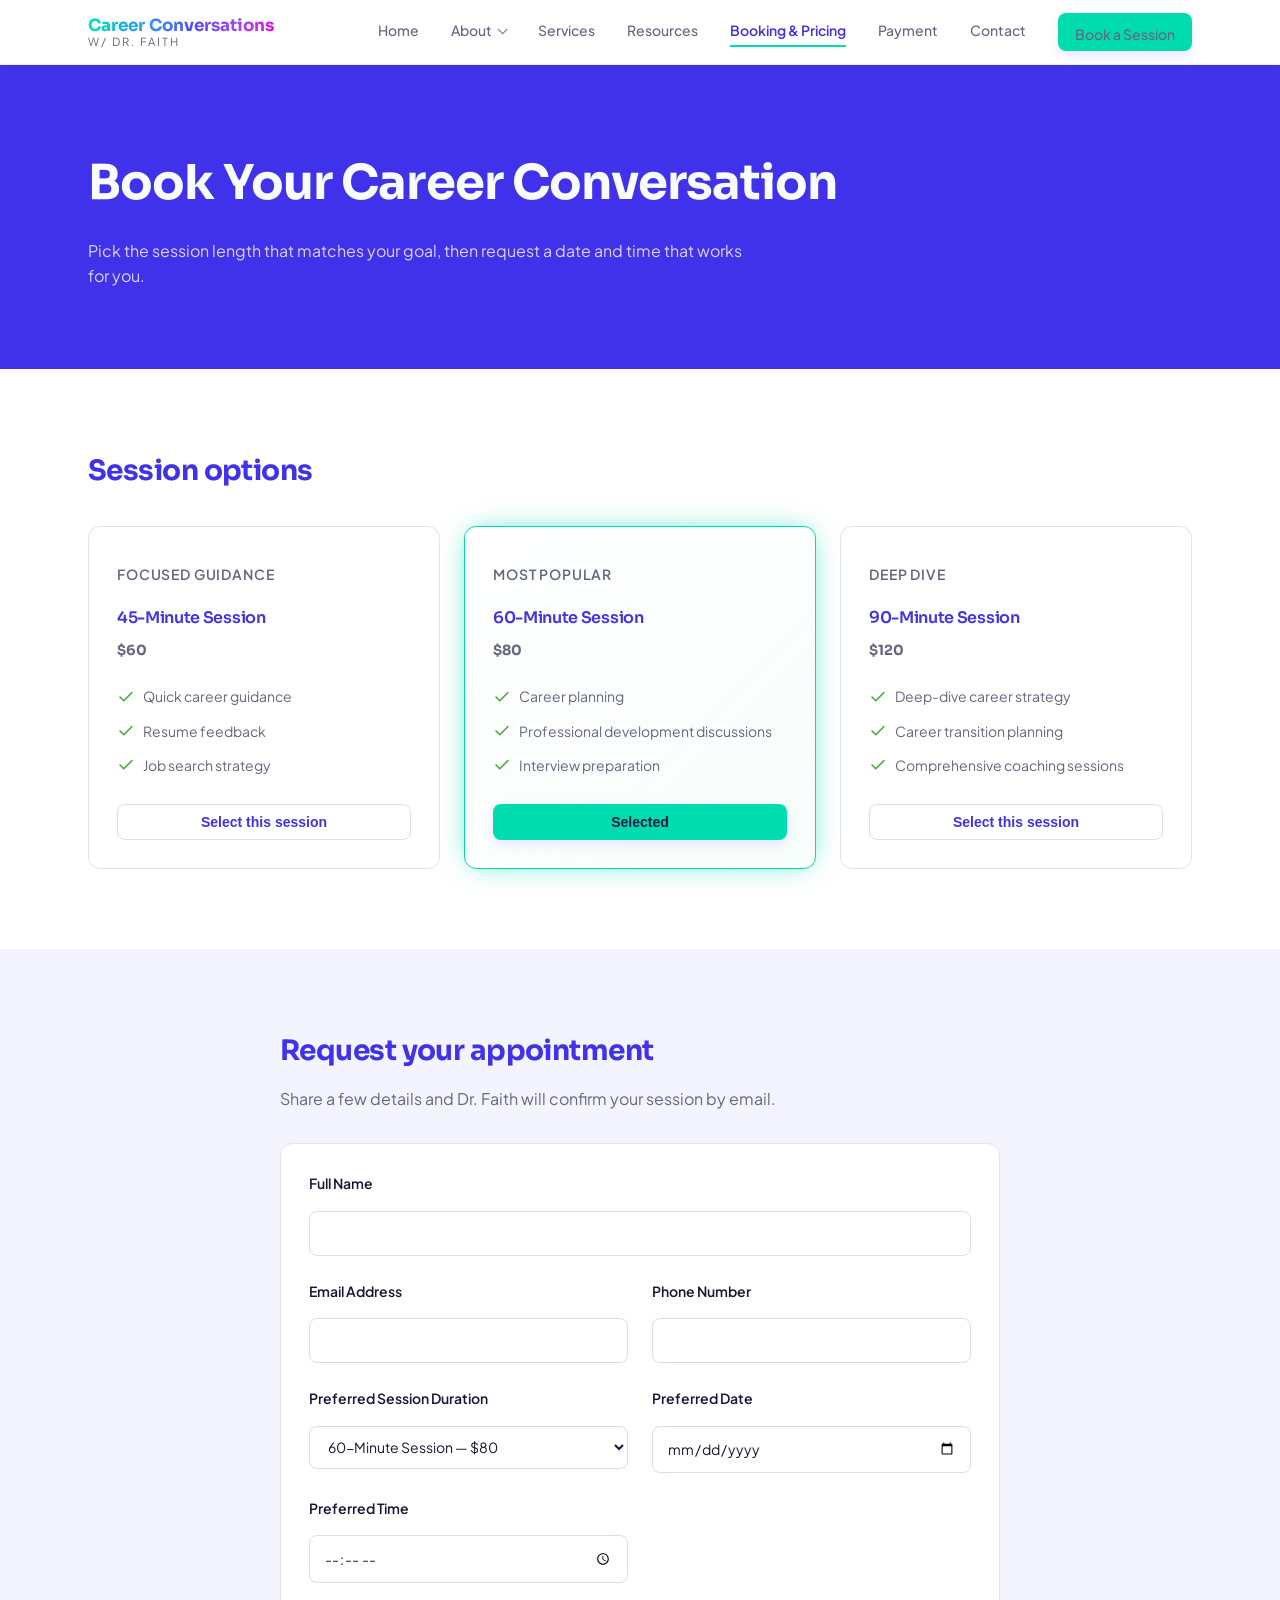
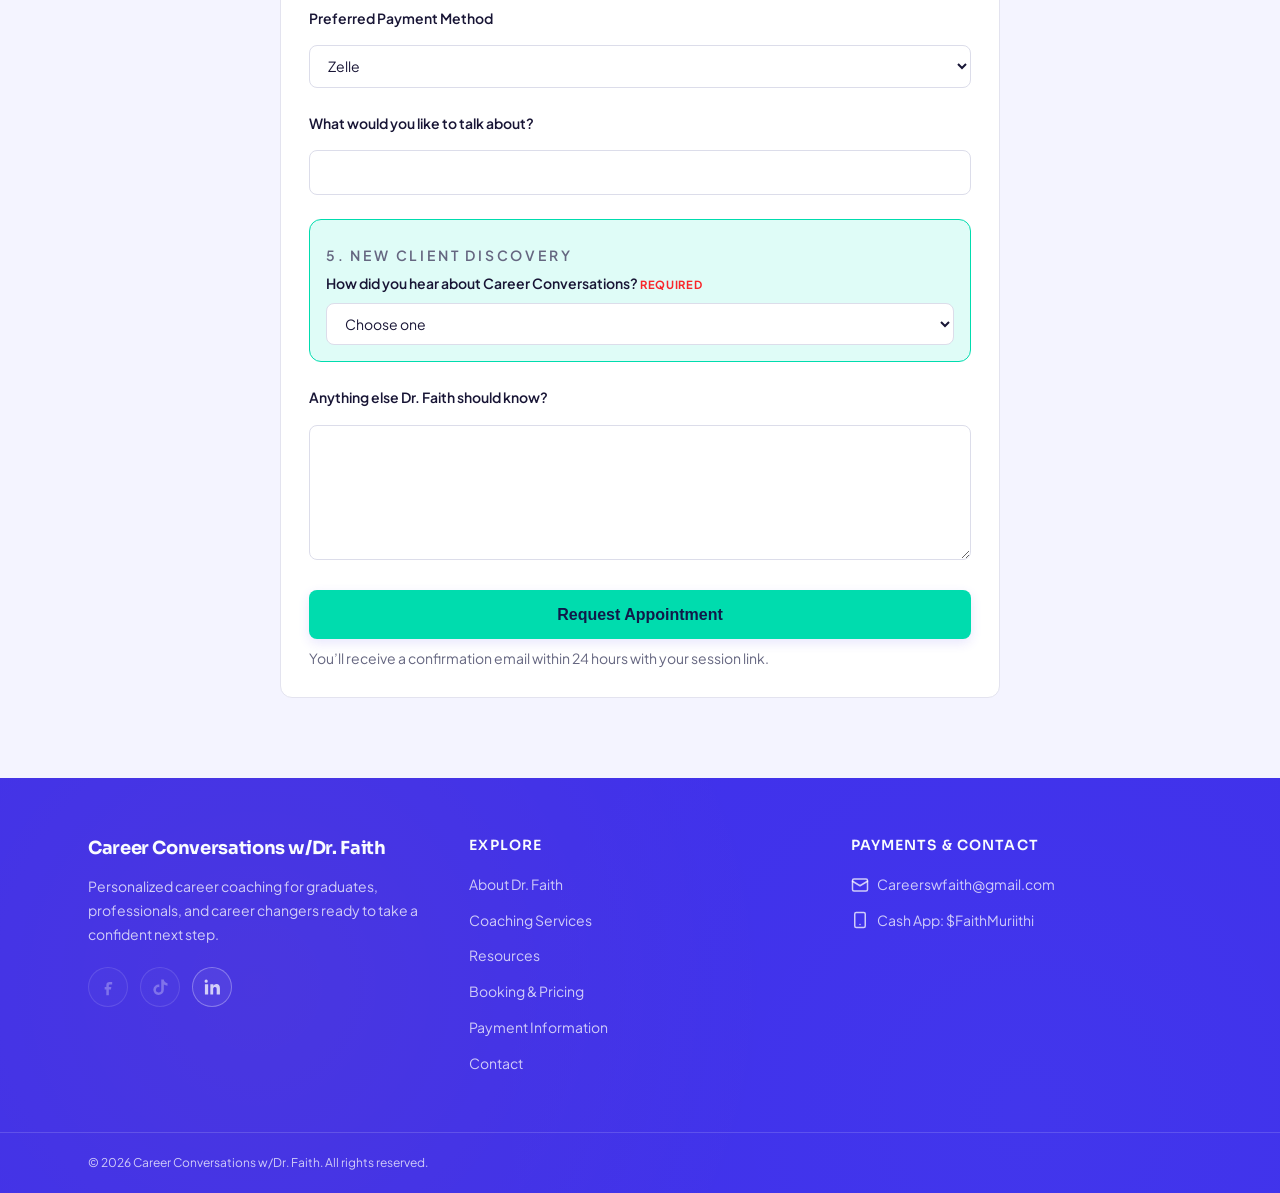
<file: booking.html>
<!doctype html>
<html lang="en">
<head>
<meta charset="utf-8">
<meta name="viewport" content="width=device-width, initial-scale=1">
<title>Book Your Career Conversation | Sessions &amp; Pricing</title>
<meta name="description" content="Book a career coaching session with Dr. Faith. 45 minutes $60, 60 minutes $80, 90 minutes $120. Request your appointment online.">
<meta property="og:title" content="Book Your Career Conversation | Sessions &amp; Pricing">
<meta property="og:description" content="Book a career coaching session with Dr. Faith. 45 minutes $60, 60 minutes $80, 90 minutes $120. Request your appointment online.">
<meta property="og:type" content="website">
<meta name="twitter:card" content="summary_large_image">
<link rel="canonical" href="booking.html">
<link rel="preconnect" href="https://fonts.googleapis.com">
<link rel="preconnect" href="https://fonts.gstatic.com" crossorigin>
<link href="https://fonts.googleapis.com/css2?family=Sora:wght@400;600;700;800&family=Plus+Jakarta+Sans:wght@400;500;600;700&display=swap" rel="stylesheet">
<link rel="stylesheet" href="styles.css">

</head>
<body>
<svg class="svg-sprite" xmlns="http://www.w3.org/2000/svg" aria-hidden="true">
<symbol id="i-menu" viewBox="0 0 24 24" fill="none" stroke="currentColor" stroke-width="2" stroke-linecap="round"><path d="M4 6h16M4 12h16M4 18h16"/></symbol>
<symbol id="i-check" viewBox="0 0 24 24" fill="none" stroke="currentColor" stroke-width="2" stroke-linecap="round" stroke-linejoin="round"><path d="M20 6 9 17l-5-5"/></symbol>
<symbol id="i-arrow" viewBox="0 0 24 24" fill="none" stroke="currentColor" stroke-width="2" stroke-linecap="round" stroke-linejoin="round"><path d="M5 12h14M12 5l7 7-7 7"/></symbol>
<symbol id="i-sparkles" viewBox="0 0 24 24" fill="none" stroke="currentColor" stroke-width="2" stroke-linecap="round" stroke-linejoin="round"><path d="M12 3l1.9 4.6L18.5 9.5 13.9 11.4 12 16l-1.9-4.6L5.5 9.5l4.6-1.9L12 3zM19 15l.8 2 2 .8-2 .8-.8 2-.8-2-2-.8 2-.8.8-2z"/></symbol>
<symbol id="i-quote" viewBox="0 0 24 24" fill="none" stroke="currentColor" stroke-width="2" stroke-linecap="round" stroke-linejoin="round"><path d="M9 7H5a2 2 0 0 0-2 2v3a2 2 0 0 0 2 2h2v2a2 2 0 0 1-2 2M19 7h-4a2 2 0 0 0-2 2v3a2 2 0 0 0 2 2h2v2a2 2 0 0 1-2 2"/></symbol>
<symbol id="i-mail" viewBox="0 0 24 24" fill="none" stroke="currentColor" stroke-width="2" stroke-linecap="round" stroke-linejoin="round"><rect x="2" y="4" width="20" height="16" rx="2"/><path d="m22 7-10 6L2 7"/></symbol>
<symbol id="i-phone" viewBox="0 0 24 24" fill="none" stroke="currentColor" stroke-width="2" stroke-linecap="round" stroke-linejoin="round"><rect x="5" y="2" width="14" height="20" rx="2"/><path d="M12 18h.01"/></symbol>
<symbol id="i-message" viewBox="0 0 24 24" fill="none" stroke="currentColor" stroke-width="2" stroke-linecap="round" stroke-linejoin="round"><path d="M21 11.5a8.4 8.4 0 0 1-9 8.4 8.5 8.5 0 0 1-3.8-.9L3 21l1.9-5.1A8.4 8.4 0 0 1 4 11.5a8.4 8.4 0 0 1 8.5-8.4A8.4 8.4 0 0 1 21 11.5z"/></symbol>
<symbol id="i-card" viewBox="0 0 24 24" fill="none" stroke="currentColor" stroke-width="2" stroke-linecap="round" stroke-linejoin="round"><rect x="2" y="5" width="20" height="14" rx="2"/><path d="M2 10h20"/></symbol>
<symbol id="i-facebook" viewBox="0 0 24 24" fill="currentColor"><path d="M14 9h3V6h-3a4 4 0 0 0-4 4v2H8v3h2v7h3v-7h2.5l.5-3H13v-2a1 1 0 0 1 1-1z"/></symbol>
<symbol id="i-linkedin" viewBox="0 0 24 24" fill="currentColor"><path d="M6.94 5a1.94 1.94 0 1 1-3.88 0 1.94 1.94 0 0 1 3.88 0zM3.5 8.75h3.9V21H3.5V8.75zM10 8.75h3.7v1.7a4 4 0 0 1 3.6-1.95c3 0 4.2 1.9 4.2 5.2V21h-3.9v-6.5c0-1.7-.6-2.6-2-2.6-1.2 0-1.8.8-2.1 1.6-.1.3-.1.7-.1 1.1V21H10V8.75z"/></symbol>
<symbol id="i-tiktok" viewBox="0 0 24 24" fill="currentColor"><path d="M16.5 3a5.6 5.6 0 0 0 4.5 4.4v3a8.6 8.6 0 0 1-4.4-1.3v6.2a6.3 6.3 0 1 1-5.4-6.2v3.1a3.2 3.2 0 1 0 2.3 3V3h3z"/></symbol>
<symbol id="i-rocket" viewBox="0 0 24 24" fill="none" stroke="currentColor" stroke-width="2" stroke-linecap="round" stroke-linejoin="round"><path d="M5 13c-1.5 1.5-2 5-2 5s3.5-.5 5-2c.8-.8.8-2.2 0-3s-2.2-.8-3 0zM14.5 4.5c3-3 6.5-2.5 6.5-2.5s.5 3.5-2.5 6.5L13 14l-3-3 4.5-6.5zM9 11l-2 2M13 15l2-2"/></symbol>
<symbol id="i-compass" viewBox="0 0 24 24" fill="none" stroke="currentColor" stroke-width="2" stroke-linecap="round" stroke-linejoin="round"><circle cx="12" cy="12" r="9"/><path d="m15.5 8.5-2 5-5 2 2-5 5-2z"/></symbol>
<symbol id="i-shuffle" viewBox="0 0 24 24" fill="none" stroke="currentColor" stroke-width="2" stroke-linecap="round" stroke-linejoin="round"><path d="M16 3h5v5M4 20 21 3M21 16v5h-5M15 15l6 6M4 4l5 5"/></symbol>
<symbol id="i-trending" viewBox="0 0 24 24" fill="none" stroke="currentColor" stroke-width="2" stroke-linecap="round" stroke-linejoin="round"><path d="m3 17 6-6 4 4 8-8"/><path d="M17 7h4v4"/></symbol>
<symbol id="i-file" viewBox="0 0 24 24" fill="none" stroke="currentColor" stroke-width="2" stroke-linecap="round" stroke-linejoin="round"><path d="M14 2H7a2 2 0 0 0-2 2v16a2 2 0 0 0 2 2h10a2 2 0 0 0 2-2V7z"/><path d="M14 2v5h5M9 13h6M9 17h6"/></symbol>
<symbol id="i-bulb" viewBox="0 0 24 24" fill="none" stroke="currentColor" stroke-width="2" stroke-linecap="round" stroke-linejoin="round"><path d="M9 18h6M10 22h4M12 2a6 6 0 0 0-3.5 10.9c.5.4.5 1.3.5 2.1h6c0-.8 0-1.7.5-2.1A6 6 0 0 0 12 2z"/></symbol>
<symbol id="i-heart" viewBox="0 0 24 24" fill="none" stroke="currentColor" stroke-width="2" stroke-linecap="round" stroke-linejoin="round"><path d="M12 21s-8-4.6-8-10a4.5 4.5 0 0 1 8-2.8A4.5 4.5 0 0 1 20 11c0 5.4-8 10-8 10z"/></symbol>
<symbol id="i-target" viewBox="0 0 24 24" fill="none" stroke="currentColor" stroke-width="2"><circle cx="12" cy="12" r="9"/><circle cx="12" cy="12" r="5"/><circle cx="12" cy="12" r="1.5"/></symbol>
<symbol id="i-award" viewBox="0 0 24 24" fill="none" stroke="currentColor" stroke-width="2" stroke-linecap="round" stroke-linejoin="round"><circle cx="12" cy="9" r="6"/><path d="m8.5 14-1.5 8 5-3 5 3-1.5-8"/></symbol>
</svg>
<header class="site-header">
  <div class="container header-inner">
    <a class="brand" href="index.html">
      <span class="brand-name">Career Conversations</span>
      <span class="brand-sub">w/ Dr. Faith</span>
    </a>
    <nav class="nav-desktop" aria-label="Main navigation">
      <a href="index.html">Home</a>
<details class="nav-dropdown"><summary>About</summary><div class="nav-dropdown-menu"><a href="about.html">About Dr. Faith</a><a href="about.html#credentials">Credentials &amp; Experience</a></div></details>
<a href="services.html">Services</a>
<a href="resources.html">Resources</a>
<a href="booking.html" class="active">Booking & Pricing</a>
<a href="payment.html">Payment</a>
<a href="contact.html">Contact</a>
      <a class="btn btn-hero" href="booking.html">Book a Session</a>
    </nav>
    <button type="button" class="nav-toggle" aria-label="Open navigation menu" aria-expanded="false"><svg width="24" height="24" aria-hidden="true"><use href="#i-menu"/></svg></button>
  </div>
  <nav class="nav-mobile" aria-label="Mobile navigation">
    <ul>
      <li><a href="index.html">Home</a></li>
<li><details><summary>About</summary><ul class="nav-mobile-submenu"><li><a href="about.html">About Dr. Faith</a></li><li><a href="about.html#credentials">Credentials &amp; Experience</a></li></ul></details></li>
<li><a href="services.html">Services</a></li>
<li><a href="resources.html">Resources</a></li>
<li><a href="booking.html">Booking & Pricing</a></li>
<li><a href="payment.html">Payment</a></li>
<li><a href="contact.html">Contact</a></li>
      <li class="mobile-cta"><a class="btn btn-hero btn-full" href="booking.html">Book a Session</a></li>
    </ul>
  </nav>
</header>
<main>

<section class="section on-primary">
  <div class="container">
    <h1 class="page-title">Book Your Career Conversation</h1>
    <p class="lede">Pick the session length that matches your goal, then request a date and time that works for you.</p>
  </div>
</section>

<section class="section anchored-section" id="pricing">
  <div class="container">
    <h2 class="section-title">Session options</h2>
    <div class="pricing-grid"><div class="grid grid-3-md">
    <article class="card" data-session="45"><div class="card-body">
      <p class="tagline">Focused guidance</p>
      <h3 class="session-title">45-Minute Session</h3>
      <p class="price">$60</p>
      <ul class="check-list"><li><svg width="18" height="18" aria-hidden="true"><use href="#i-check"/></svg>Quick career guidance</li><li><svg width="18" height="18" aria-hidden="true"><use href="#i-check"/></svg>Resume feedback</li><li><svg width="18" height="18" aria-hidden="true"><use href="#i-check"/></svg>Job search strategy</li></ul>
      <div class="session-action"><button type="button" data-select class="btn btn-full btn-outline">Select this session</button></div>
    </div></article>
    <article class="card" data-session="60"><div class="card-body">
      <p class="tagline">Most popular</p>
      <h3 class="session-title">60-Minute Session</h3>
      <p class="price">$80</p>
      <ul class="check-list"><li><svg width="18" height="18" aria-hidden="true"><use href="#i-check"/></svg>Career planning</li><li><svg width="18" height="18" aria-hidden="true"><use href="#i-check"/></svg>Professional development discussions</li><li><svg width="18" height="18" aria-hidden="true"><use href="#i-check"/></svg>Interview preparation</li></ul>
      <div class="session-action"><button type="button" data-select class="btn btn-full btn-outline">Select this session</button></div>
    </div></article>
    <article class="card" data-session="90"><div class="card-body">
      <p class="tagline">Deep dive</p>
      <h3 class="session-title">90-Minute Session</h3>
      <p class="price">$120</p>
      <ul class="check-list"><li><svg width="18" height="18" aria-hidden="true"><use href="#i-check"/></svg>Deep-dive career strategy</li><li><svg width="18" height="18" aria-hidden="true"><use href="#i-check"/></svg>Career transition planning</li><li><svg width="18" height="18" aria-hidden="true"><use href="#i-check"/></svg>Comprehensive coaching sessions</li></ul>
      <div class="session-action"><button type="button" data-select class="btn btn-full btn-outline">Select this session</button></div>
    </div></article></div></div>
  </div>
</section>

<section class="section soft">
  <div class="container-narrow">
    <h2 id="booking-form" class="section-title anchored-heading">Request your appointment</h2>
    <p class="muted intro-copy">Share a few details and Dr. Faith will confirm your session by email.</p>
    <div class="card form-card"><div class="card-body">
      <form data-form="booking" class="form-grid form-grid-2">
        <div class="span-2"><label for="fullName">Full Name</label><input id="fullName" name="Full name" required autocomplete="name"></div>
        <div><label for="email">Email Address</label><input id="email" name="Email" type="email" required autocomplete="email"></div>
        <div><label for="phone">Phone Number</label><input id="phone" name="Phone" type="tel" autocomplete="tel"></div>
        <div><label for="duration">Preferred Session Duration</label>
          <select id="duration" name="Session">
            <option value="45">45-Minute Session &mdash; $60</option>
            <option value="60" selected>60-Minute Session &mdash; $80</option>
            <option value="90">90-Minute Session &mdash; $120</option>
          </select>
        </div>
        <div><label for="date">Preferred Date</label><input id="date" name="Preferred date" type="date" required></div>
        <div><label for="time">Preferred Time</label><input id="time" name="Preferred time" type="time" required></div>
        <div class="span-2"><label for="paymentMethod">Preferred Payment Method</label>
          <select id="paymentMethod" name="Payment method"><option>Zelle</option><option>Cash App</option><option>Card</option></select>
        </div>
        <div class="span-2"><label for="topic">What would you like to talk about?</label><input id="topic" name="Topic"></div>
        <div class="span-2 referral-field"><p class="eyebrow">5. New client discovery</p><label for="referral">How did you hear about Career Conversations? <span class="required-note">Required</span></label>
          <select id="referral" name="How they heard about us" required><option value="">Choose one</option><option>Google search</option><option>Social media</option><option>Referred by a friend or colleague</option><option>Google Business Profile</option><option>Returning client</option><option>Other</option></select>
        </div>
        <div class="span-2"><label for="notes">Anything else Dr. Faith should know?</label><textarea id="notes" name="Notes" rows="5"></textarea></div>
        <div class="span-2"><button class="btn btn-xl btn-hero btn-full" type="submit">Request Appointment</button>
        <p class="hint">You&rsquo;ll receive a confirmation email within 24 hours with your session link.</p></div>
      </form>
    </div></div>
  </div>
</section>

</main>
<footer class="site-footer">
  <div class="container footer-grid">
    <div>
      <h2>Career Conversations w/Dr. Faith</h2>
      <p class="footer-intro">Personalized career coaching for graduates, professionals, and career changers ready to take a confident next step.</p>
      <div class="socials">
        <a class="social-muted" href="https://www.facebook.com/" target="_blank" rel="noopener noreferrer" aria-label="Facebook profile currently unavailable" aria-disabled="true" tabindex="-1"><svg width="20" height="20" aria-hidden="true"><use href="#i-facebook"/></svg></a>
        <a class="social-muted" href="https://www.tiktok.com/" target="_blank" rel="noopener noreferrer" aria-label="TikTok profile currently unavailable" aria-disabled="true" tabindex="-1"><svg width="20" height="20" aria-hidden="true"><use href="#i-tiktok"/></svg></a>
        <a href="https://www.linkedin.com/in/faith-muriithi-6a024216" target="_blank" rel="noopener noreferrer" aria-label="LinkedIn profile"><svg width="20" height="20" aria-hidden="true"><use href="#i-linkedin"/></svg></a>
      </div>
    </div>
    <div>
      <h3>Explore</h3>
      <ul>
        <li><a href="about.html">About Dr. Faith</a></li>
        <li><a href="services.html">Coaching Services</a></li>
        <li><a href="resources.html">Resources</a></li>
        <li><a href="booking.html">Booking &amp; Pricing</a></li>
        <li><a href="payment.html">Payment Information</a></li>
        <li><a href="contact.html">Contact</a></li>
      </ul>
    </div>
    <div>
      <h3>Payments &amp; Contact</h3>
      <ul>
        <li class="footer-contact-item"><svg width="18" height="18" aria-hidden="true"><use href="#i-mail"/></svg><a href="mailto:Careerswfaith@gmail.com">Careerswfaith@gmail.com</a></li>
        <li class="footer-contact-item"><svg width="18" height="18" aria-hidden="true"><use href="#i-phone"/></svg><span>Cash App: $FaithMuriithi</span></li>
      </ul>
    </div>
  </div>
  <div class="footer-bottom"><div class="container"><p>&copy; <span data-year>2026</span> Career Conversations w/Dr. Faith. All rights reserved.</p></div></div>
</footer>
<div id="toast-root"></div>
<script src="script.js" defer></script>
</body>
</html>
</file>
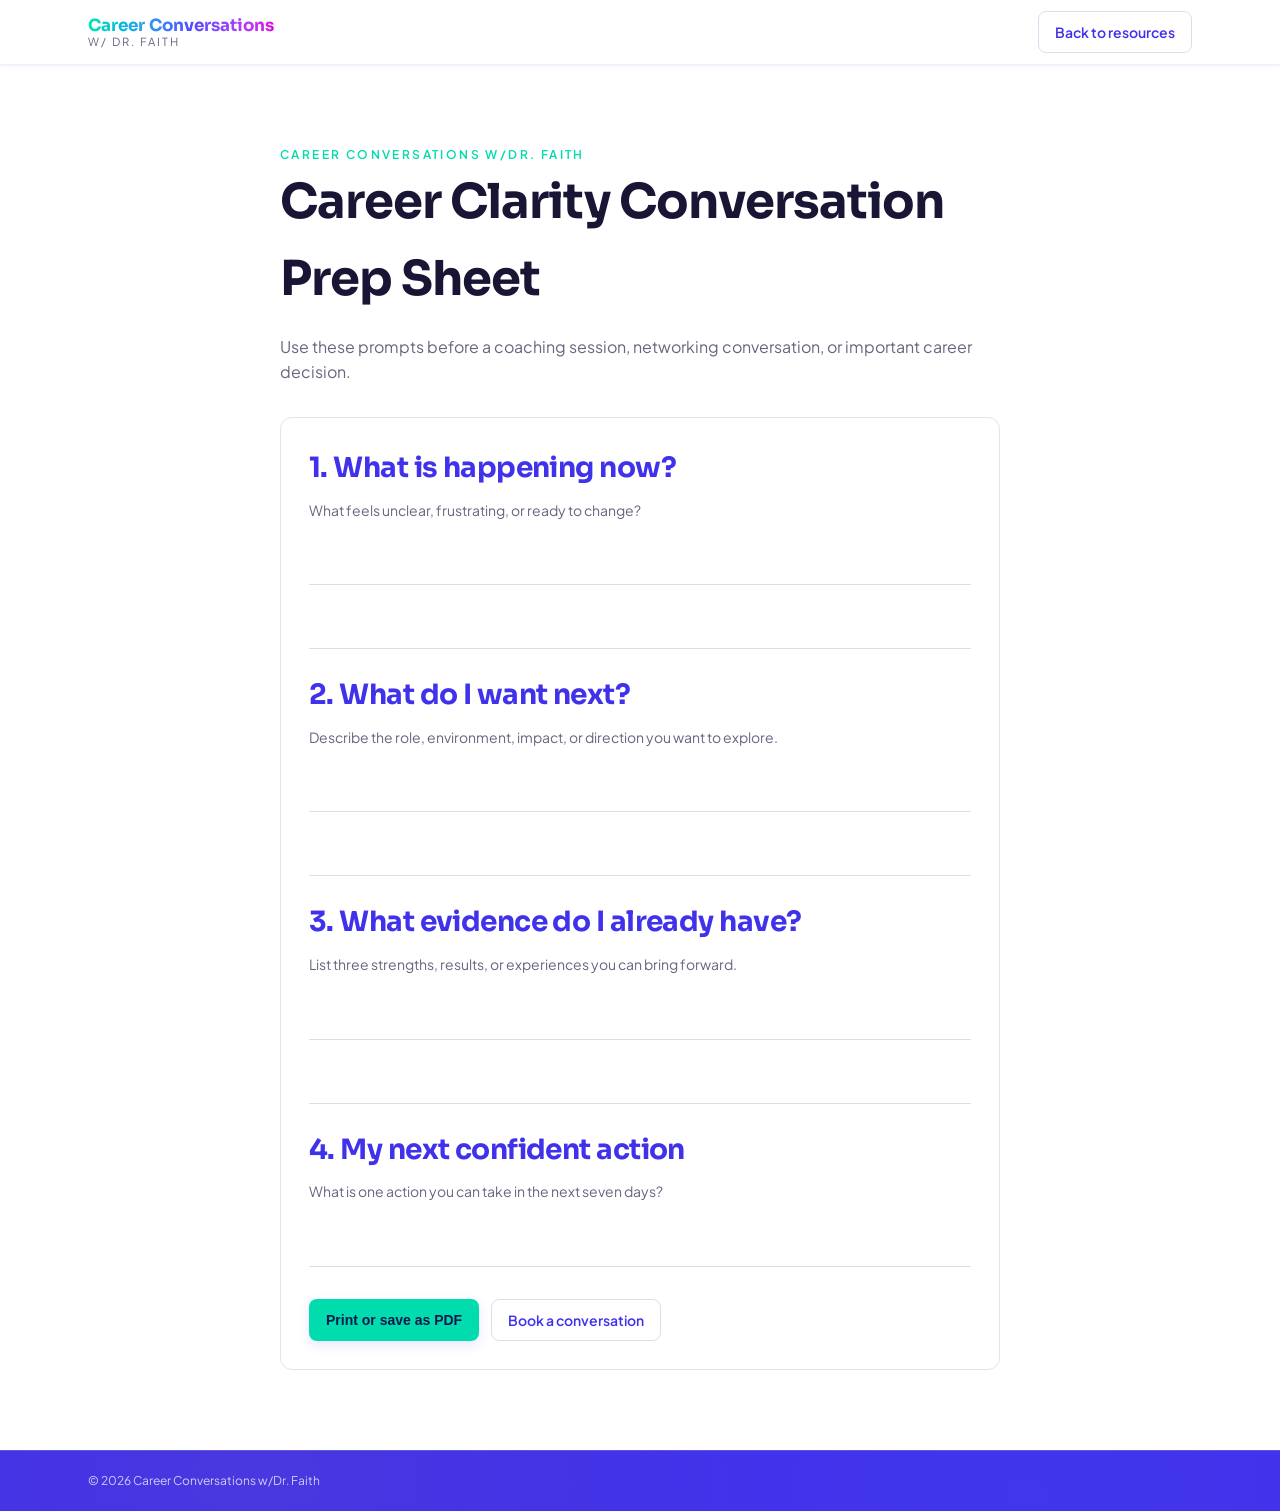
<file: career-clarity-worksheet.html>
<!doctype html>
<html lang="en">
<head>
<meta charset="utf-8">
<meta name="viewport" content="width=device-width, initial-scale=1">
<title>Career Clarity Conversation Prep Sheet | Dr. Faith</title>
<link rel="preconnect" href="https://fonts.googleapis.com">
<link rel="preconnect" href="https://fonts.gstatic.com" crossorigin>
<link href="https://fonts.googleapis.com/css2?family=Sora:wght@400;600;700;800&family=Plus+Jakarta+Sans:wght@400;500;600;700&display=swap" rel="stylesheet">
<link rel="stylesheet" href="styles.css">
<style>
.worksheet { max-width: 48rem; margin: 0 auto; }
.worksheet .card { margin-top: 2rem; }
.worksheet-line { min-height: 3rem; border-bottom: 1px solid var(--input); margin-top: 1rem; }
.worksheet-actions { display: flex; flex-wrap: wrap; gap: .75rem; margin-top: 2rem; }
@media print { .site-header, .worksheet-actions, .site-footer { display: none; } .section { padding-block: 1rem; } .card { box-shadow: none; } }
</style>
</head>
<body>
<header class="site-header"><div class="container header-inner"><a class="brand" href="index.html"><span class="brand-name">Career Conversations</span><span class="brand-sub">w/ Dr. Faith</span></a><a class="btn btn-outline" href="resources.html">Back to resources</a></div></header>
<main class="section"><div class="container worksheet"><p class="eyebrow">Career Conversations w/Dr. Faith</p><h1 class="page-title">Career Clarity Conversation Prep Sheet</h1><p class="muted intro-copy-lg">Use these prompts before a coaching session, networking conversation, or important career decision.</p>
<div class="card"><div class="card-body"><h2 class="section-title">1. What is happening now?</h2><p class="muted intro-copy">What feels unclear, frustrating, or ready to change?</p><div class="worksheet-line"></div><div class="worksheet-line"></div><h2 class="section-title form-top-margin">2. What do I want next?</h2><p class="muted intro-copy">Describe the role, environment, impact, or direction you want to explore.</p><div class="worksheet-line"></div><div class="worksheet-line"></div><h2 class="section-title form-top-margin">3. What evidence do I already have?</h2><p class="muted intro-copy">List three strengths, results, or experiences you can bring forward.</p><div class="worksheet-line"></div><div class="worksheet-line"></div><h2 class="section-title form-top-margin">4. My next confident action</h2><p class="muted intro-copy">What is one action you can take in the next seven days?</p><div class="worksheet-line"></div><div class="worksheet-actions"><button class="btn btn-hero" type="button" onclick="window.print()">Print or save as PDF</button><a class="btn btn-outline" href="booking.html">Book a conversation</a></div></div></div></div></main>
<footer class="site-footer"><div class="footer-bottom"><div class="container"><p>&copy; <span data-year>2026</span> Career Conversations w/Dr. Faith</p></div></div></footer>
<script src="script.js" defer></script>
</body>
</html>
</file>
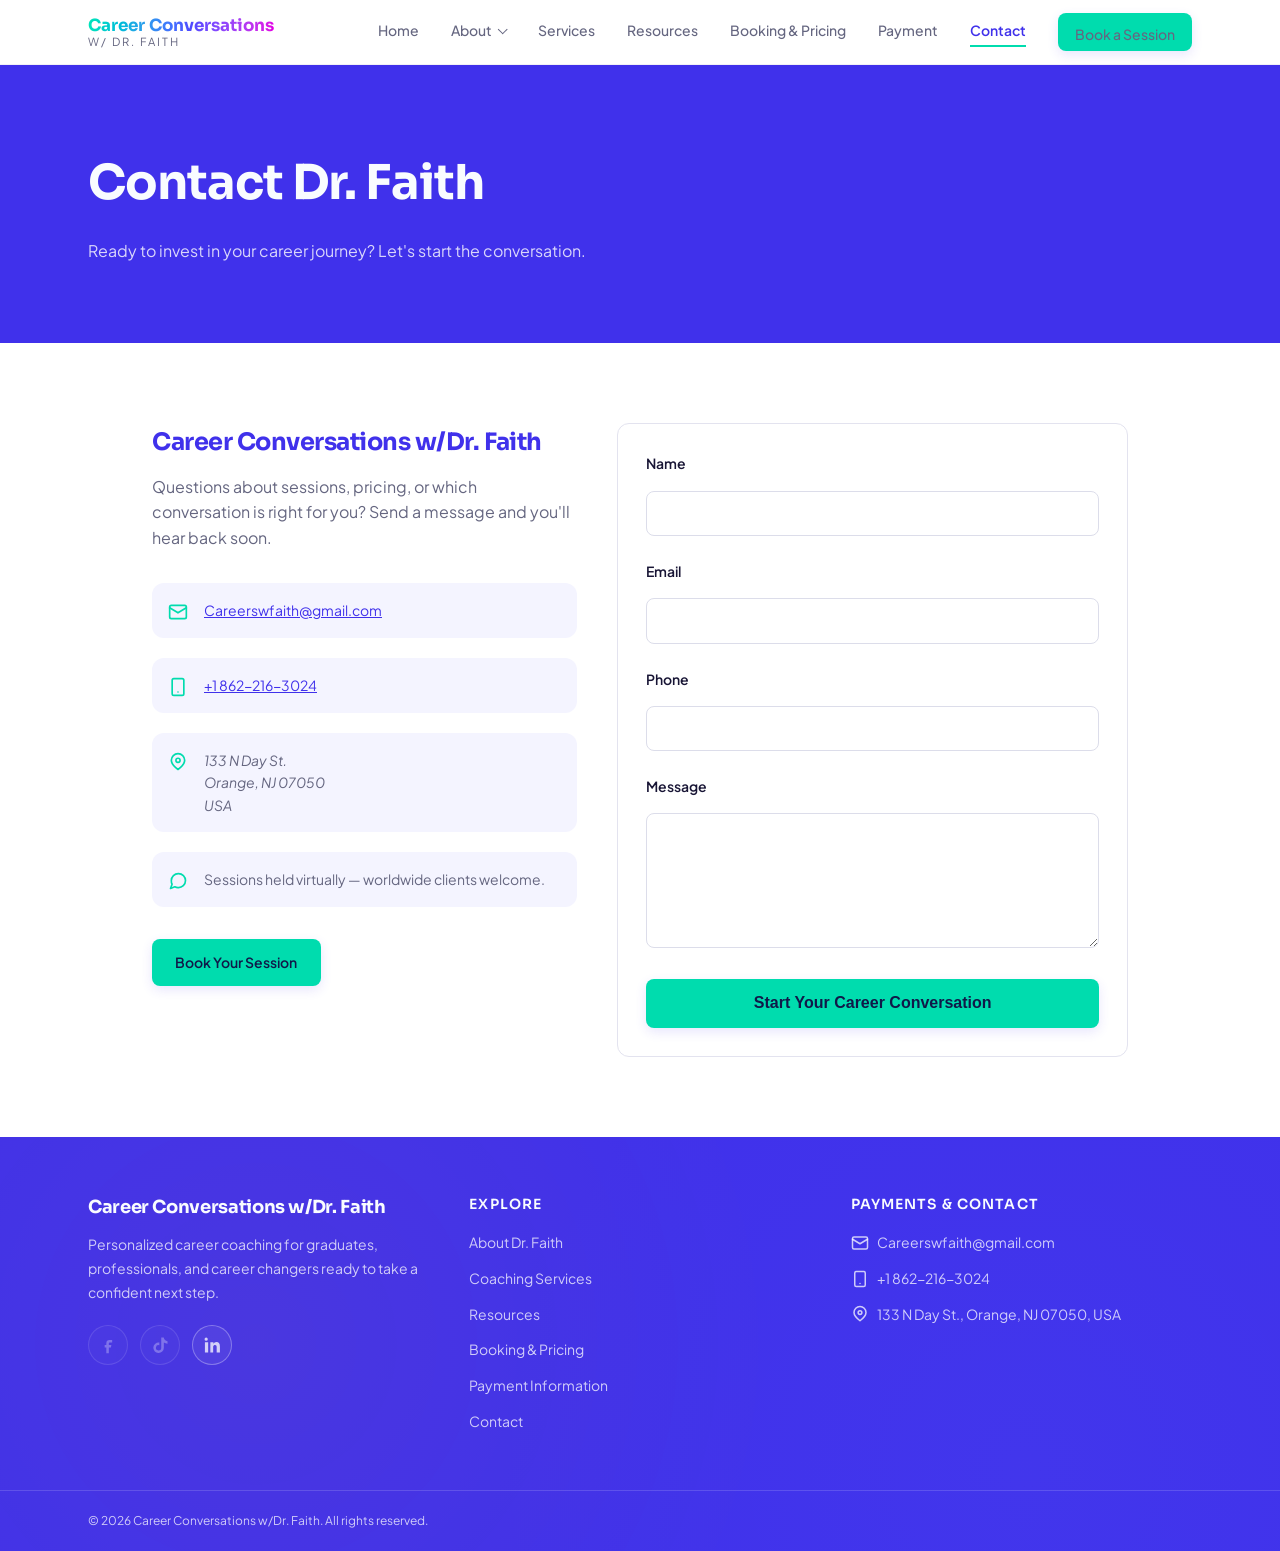
<file: contact.html>
<!doctype html>
<html lang="en">
<head>
<meta charset="utf-8">
<meta name="viewport" content="width=device-width, initial-scale=1">
<title>Contact Dr. Faith | Career Conversations</title>
<meta name="description" content="Get in touch with Dr. Faith about coaching sessions, pricing, and which career conversation is right for you.">
<meta property="og:title" content="Contact Dr. Faith | Career Conversations">
<meta property="og:description" content="Get in touch with Dr. Faith about coaching sessions, pricing, and which career conversation is right for you.">
<meta property="og:type" content="website">
<meta name="twitter:card" content="summary_large_image">
<link rel="canonical" href="contact.html">
<link rel="preconnect" href="https://fonts.googleapis.com">
<link rel="preconnect" href="https://fonts.gstatic.com" crossorigin>
<link href="https://fonts.googleapis.com/css2?family=Sora:wght@400;600;700;800&family=Plus+Jakarta+Sans:wght@400;500;600;700&display=swap" rel="stylesheet">
<link rel="stylesheet" href="styles.css">

</head>
<body>
<svg class="svg-sprite" xmlns="http://www.w3.org/2000/svg" aria-hidden="true">
<symbol id="i-menu" viewBox="0 0 24 24" fill="none" stroke="currentColor" stroke-width="2" stroke-linecap="round"><path d="M4 6h16M4 12h16M4 18h16"/></symbol>
<symbol id="i-check" viewBox="0 0 24 24" fill="none" stroke="currentColor" stroke-width="2" stroke-linecap="round" stroke-linejoin="round"><path d="M20 6 9 17l-5-5"/></symbol>
<symbol id="i-arrow" viewBox="0 0 24 24" fill="none" stroke="currentColor" stroke-width="2" stroke-linecap="round" stroke-linejoin="round"><path d="M5 12h14M12 5l7 7-7 7"/></symbol>
<symbol id="i-sparkles" viewBox="0 0 24 24" fill="none" stroke="currentColor" stroke-width="2" stroke-linecap="round" stroke-linejoin="round"><path d="M12 3l1.9 4.6L18.5 9.5 13.9 11.4 12 16l-1.9-4.6L5.5 9.5l4.6-1.9L12 3zM19 15l.8 2 2 .8-2 .8-.8 2-.8-2-2-.8 2-.8.8-2z"/></symbol>
<symbol id="i-quote" viewBox="0 0 24 24" fill="none" stroke="currentColor" stroke-width="2" stroke-linecap="round" stroke-linejoin="round"><path d="M9 7H5a2 2 0 0 0-2 2v3a2 2 0 0 0 2 2h2v2a2 2 0 0 1-2 2M19 7h-4a2 2 0 0 0-2 2v3a2 2 0 0 0 2 2h2v2a2 2 0 0 1-2 2"/></symbol>
<symbol id="i-mail" viewBox="0 0 24 24" fill="none" stroke="currentColor" stroke-width="2" stroke-linecap="round" stroke-linejoin="round"><rect x="2" y="4" width="20" height="16" rx="2"/><path d="m22 7-10 6L2 7"/></symbol>
<symbol id="i-phone" viewBox="0 0 24 24" fill="none" stroke="currentColor" stroke-width="2" stroke-linecap="round" stroke-linejoin="round"><rect x="5" y="2" width="14" height="20" rx="2"/><path d="M12 18h.01"/></symbol>
<symbol id="i-location" viewBox="0 0 24 24" fill="none" stroke="currentColor" stroke-width="2" stroke-linecap="round" stroke-linejoin="round"><path d="M20 10c0 5-8 11-8 11S4 15 4 10a8 8 0 1 1 16 0Z"/><circle cx="12" cy="10" r="2.5"/></symbol>
<symbol id="i-message" viewBox="0 0 24 24" fill="none" stroke="currentColor" stroke-width="2" stroke-linecap="round" stroke-linejoin="round"><path d="M21 11.5a8.4 8.4 0 0 1-9 8.4 8.5 8.5 0 0 1-3.8-.9L3 21l1.9-5.1A8.4 8.4 0 0 1 4 11.5a8.4 8.4 0 0 1 8.5-8.4A8.4 8.4 0 0 1 21 11.5z"/></symbol>
<symbol id="i-card" viewBox="0 0 24 24" fill="none" stroke="currentColor" stroke-width="2" stroke-linecap="round" stroke-linejoin="round"><rect x="2" y="5" width="20" height="14" rx="2"/><path d="M2 10h20"/></symbol>
<symbol id="i-facebook" viewBox="0 0 24 24" fill="currentColor"><path d="M14 9h3V6h-3a4 4 0 0 0-4 4v2H8v3h2v7h3v-7h2.5l.5-3H13v-2a1 1 0 0 1 1-1z"/></symbol>
<symbol id="i-linkedin" viewBox="0 0 24 24" fill="currentColor"><path d="M6.94 5a1.94 1.94 0 1 1-3.88 0 1.94 1.94 0 0 1 3.88 0zM3.5 8.75h3.9V21H3.5V8.75zM10 8.75h3.7v1.7a4 4 0 0 1 3.6-1.95c3 0 4.2 1.9 4.2 5.2V21h-3.9v-6.5c0-1.7-.6-2.6-2-2.6-1.2 0-1.8.8-2.1 1.6-.1.3-.1.7-.1 1.1V21H10V8.75z"/></symbol>
<symbol id="i-tiktok" viewBox="0 0 24 24" fill="currentColor"><path d="M16.5 3a5.6 5.6 0 0 0 4.5 4.4v3a8.6 8.6 0 0 1-4.4-1.3v6.2a6.3 6.3 0 1 1-5.4-6.2v3.1a3.2 3.2 0 1 0 2.3 3V3h3z"/></symbol>
<symbol id="i-rocket" viewBox="0 0 24 24" fill="none" stroke="currentColor" stroke-width="2" stroke-linecap="round" stroke-linejoin="round"><path d="M5 13c-1.5 1.5-2 5-2 5s3.5-.5 5-2c.8-.8.8-2.2 0-3s-2.2-.8-3 0zM14.5 4.5c3-3 6.5-2.5 6.5-2.5s.5 3.5-2.5 6.5L13 14l-3-3 4.5-6.5zM9 11l-2 2M13 15l2-2"/></symbol>
<symbol id="i-compass" viewBox="0 0 24 24" fill="none" stroke="currentColor" stroke-width="2" stroke-linecap="round" stroke-linejoin="round"><circle cx="12" cy="12" r="9"/><path d="m15.5 8.5-2 5-5 2 2-5 5-2z"/></symbol>
<symbol id="i-shuffle" viewBox="0 0 24 24" fill="none" stroke="currentColor" stroke-width="2" stroke-linecap="round" stroke-linejoin="round"><path d="M16 3h5v5M4 20 21 3M21 16v5h-5M15 15l6 6M4 4l5 5"/></symbol>
<symbol id="i-trending" viewBox="0 0 24 24" fill="none" stroke="currentColor" stroke-width="2" stroke-linecap="round" stroke-linejoin="round"><path d="m3 17 6-6 4 4 8-8"/><path d="M17 7h4v4"/></symbol>
<symbol id="i-file" viewBox="0 0 24 24" fill="none" stroke="currentColor" stroke-width="2" stroke-linecap="round" stroke-linejoin="round"><path d="M14 2H7a2 2 0 0 0-2 2v16a2 2 0 0 0 2 2h10a2 2 0 0 0 2-2V7z"/><path d="M14 2v5h5M9 13h6M9 17h6"/></symbol>
<symbol id="i-bulb" viewBox="0 0 24 24" fill="none" stroke="currentColor" stroke-width="2" stroke-linecap="round" stroke-linejoin="round"><path d="M9 18h6M10 22h4M12 2a6 6 0 0 0-3.5 10.9c.5.4.5 1.3.5 2.1h6c0-.8 0-1.7.5-2.1A6 6 0 0 0 12 2z"/></symbol>
<symbol id="i-heart" viewBox="0 0 24 24" fill="none" stroke="currentColor" stroke-width="2" stroke-linecap="round" stroke-linejoin="round"><path d="M12 21s-8-4.6-8-10a4.5 4.5 0 0 1 8-2.8A4.5 4.5 0 0 1 20 11c0 5.4-8 10-8 10z"/></symbol>
<symbol id="i-target" viewBox="0 0 24 24" fill="none" stroke="currentColor" stroke-width="2"><circle cx="12" cy="12" r="9"/><circle cx="12" cy="12" r="5"/><circle cx="12" cy="12" r="1.5"/></symbol>
<symbol id="i-award" viewBox="0 0 24 24" fill="none" stroke="currentColor" stroke-width="2" stroke-linecap="round" stroke-linejoin="round"><circle cx="12" cy="9" r="6"/><path d="m8.5 14-1.5 8 5-3 5 3-1.5-8"/></symbol>
</svg>
<header class="site-header">
  <div class="container header-inner">
    <a class="brand" href="index.html">
      <span class="brand-name">Career Conversations</span>
      <span class="brand-sub">w/ Dr. Faith</span>
    </a>
    <nav class="nav-desktop" aria-label="Main navigation">
      <a href="index.html">Home</a>
<details class="nav-dropdown"><summary>About</summary><div class="nav-dropdown-menu"><a href="about.html">About Dr. Faith</a><a href="about.html#credentials">Credentials &amp; Experience</a></div></details>
<a href="services.html">Services</a>
<a href="resources.html">Resources</a>
<a href="booking.html">Booking & Pricing</a>
<a href="payment.html">Payment</a>
<a href="contact.html" class="active">Contact</a>
      <a class="btn btn-hero" href="booking.html">Book a Session</a>
    </nav>
    <button type="button" class="nav-toggle" aria-label="Open navigation menu" aria-expanded="false"><svg width="24" height="24" aria-hidden="true"><use href="#i-menu"/></svg></button>
  </div>
  <nav class="nav-mobile" aria-label="Mobile navigation">
    <ul>
      <li><a href="index.html">Home</a></li>
<li><details><summary>About</summary><ul class="nav-mobile-submenu"><li><a href="about.html">About Dr. Faith</a></li><li><a href="about.html#credentials">Credentials &amp; Experience</a></li></ul></details></li>
<li><a href="services.html">Services</a></li>
<li><a href="resources.html">Resources</a></li>
<li><a href="booking.html">Booking & Pricing</a></li>
<li><a href="payment.html">Payment</a></li>
<li><a href="contact.html">Contact</a></li>
      <li class="mobile-cta"><a class="btn btn-hero btn-full" href="booking.html">Book a Session</a></li>
    </ul>
  </nav>
</header>
<main>

<section class="section on-primary">
  <div class="container">
    <h1 class="page-title">Contact Dr. Faith</h1>
    <p class="lede">Ready to invest in your career journey? Let's start the conversation.</p>
  </div>
</section>

<section class="section">
  <div class="container-mid split split-contact">
    <div>
      <h2 class="contact-title">Career Conversations w/Dr. Faith</h2>
      <p class="muted intro-copy">Questions about sessions, pricing, or which conversation is right for you? Send a message and you'll hear back soon.</p>
      <ul class="contact-list">
        <li><svg width="20" height="20" aria-hidden="true"><use href="#i-mail"/></svg><a class="primary-link" href="mailto:Careerswfaith@gmail.com">Careerswfaith@gmail.com</a></li>
        <li><svg width="20" height="20" aria-hidden="true"><use href="#i-phone"/></svg><a class="primary-link" href="tel:+18622163024">+1 862-216-3024</a></li>
        <li><svg width="20" height="20" aria-hidden="true"><use href="#i-location"/></svg><address class="muted">133 N Day St.<br>Orange, NJ 07050<br>USA</address></li>
        <li><svg width="20" height="20" aria-hidden="true"><use href="#i-message"/></svg><span class="muted">Sessions held virtually &mdash; worldwide clients welcome.</span></li>
      </ul>
      <a class="btn btn-lg btn-hero contact-cta" href="booking.html">Book Your Session</a>
    </div>
    <div class="card"><div class="card-body">
      <form data-form="contact" class="form-grid">
        <div><label for="name">Name</label><input id="name" name="Name" required autocomplete="name"></div>
        <div><label for="contactEmail">Email</label><input id="contactEmail" name="Email" type="email" required autocomplete="email"></div>
        <div><label for="contactPhone">Phone</label><input id="contactPhone" name="Phone" type="tel" autocomplete="tel"></div>
        <div><label for="message">Message</label><textarea id="message" name="Message" rows="5" required></textarea></div>
        <button class="btn btn-xl btn-hero btn-full" type="submit">Start Your Career Conversation</button>
      </form>
    </div></div>
  </div>
</section>

</main>
<footer class="site-footer">
  <div class="container footer-grid">
    <div>
      <h2>Career Conversations w/Dr. Faith</h2>
      <p class="footer-intro">Personalized career coaching for graduates, professionals, and career changers ready to take a confident next step.</p>
      <div class="socials">
        <a class="social-muted" href="https://www.facebook.com/" target="_blank" rel="noopener noreferrer" aria-label="Facebook profile currently unavailable" aria-disabled="true" tabindex="-1"><svg width="20" height="20" aria-hidden="true"><use href="#i-facebook"/></svg></a>
        <a class="social-muted" href="https://www.tiktok.com/" target="_blank" rel="noopener noreferrer" aria-label="TikTok profile currently unavailable" aria-disabled="true" tabindex="-1"><svg width="20" height="20" aria-hidden="true"><use href="#i-tiktok"/></svg></a>
        <a href="https://www.linkedin.com/in/faith-muriithi-6a024216" target="_blank" rel="noopener noreferrer" aria-label="LinkedIn profile"><svg width="20" height="20" aria-hidden="true"><use href="#i-linkedin"/></svg></a>
      </div>
    </div>
    <div>
      <h3>Explore</h3>
      <ul>
        <li><a href="about.html">About Dr. Faith</a></li>
        <li><a href="services.html">Coaching Services</a></li>
        <li><a href="resources.html">Resources</a></li>
        <li><a href="booking.html">Booking &amp; Pricing</a></li>
        <li><a href="payment.html">Payment Information</a></li>
        <li><a href="contact.html">Contact</a></li>
      </ul>
    </div>
    <div>
      <h3>Payments &amp; Contact</h3>
      <ul>
        <li class="footer-contact-item"><svg width="18" height="18" aria-hidden="true"><use href="#i-mail"/></svg><a href="mailto:Careerswfaith@gmail.com">Careerswfaith@gmail.com</a></li>
        <li class="footer-contact-item"><svg width="18" height="18" aria-hidden="true"><use href="#i-phone"/></svg><a href="tel:+18622163024">+1 862-216-3024</a></li>
        <li class="footer-contact-item"><svg width="18" height="18" aria-hidden="true"><use href="#i-location"/></svg><span>133 N Day St., Orange, NJ 07050, USA</span></li>
      </ul>
    </div>
  </div>
  <div class="footer-bottom"><div class="container"><p>&copy; <span data-year>2026</span> Career Conversations w/Dr. Faith. All rights reserved.</p></div></div>
</footer>
<div id="toast-root"></div>
<script src="script.js" defer></script>
</body>
</html>
</file>
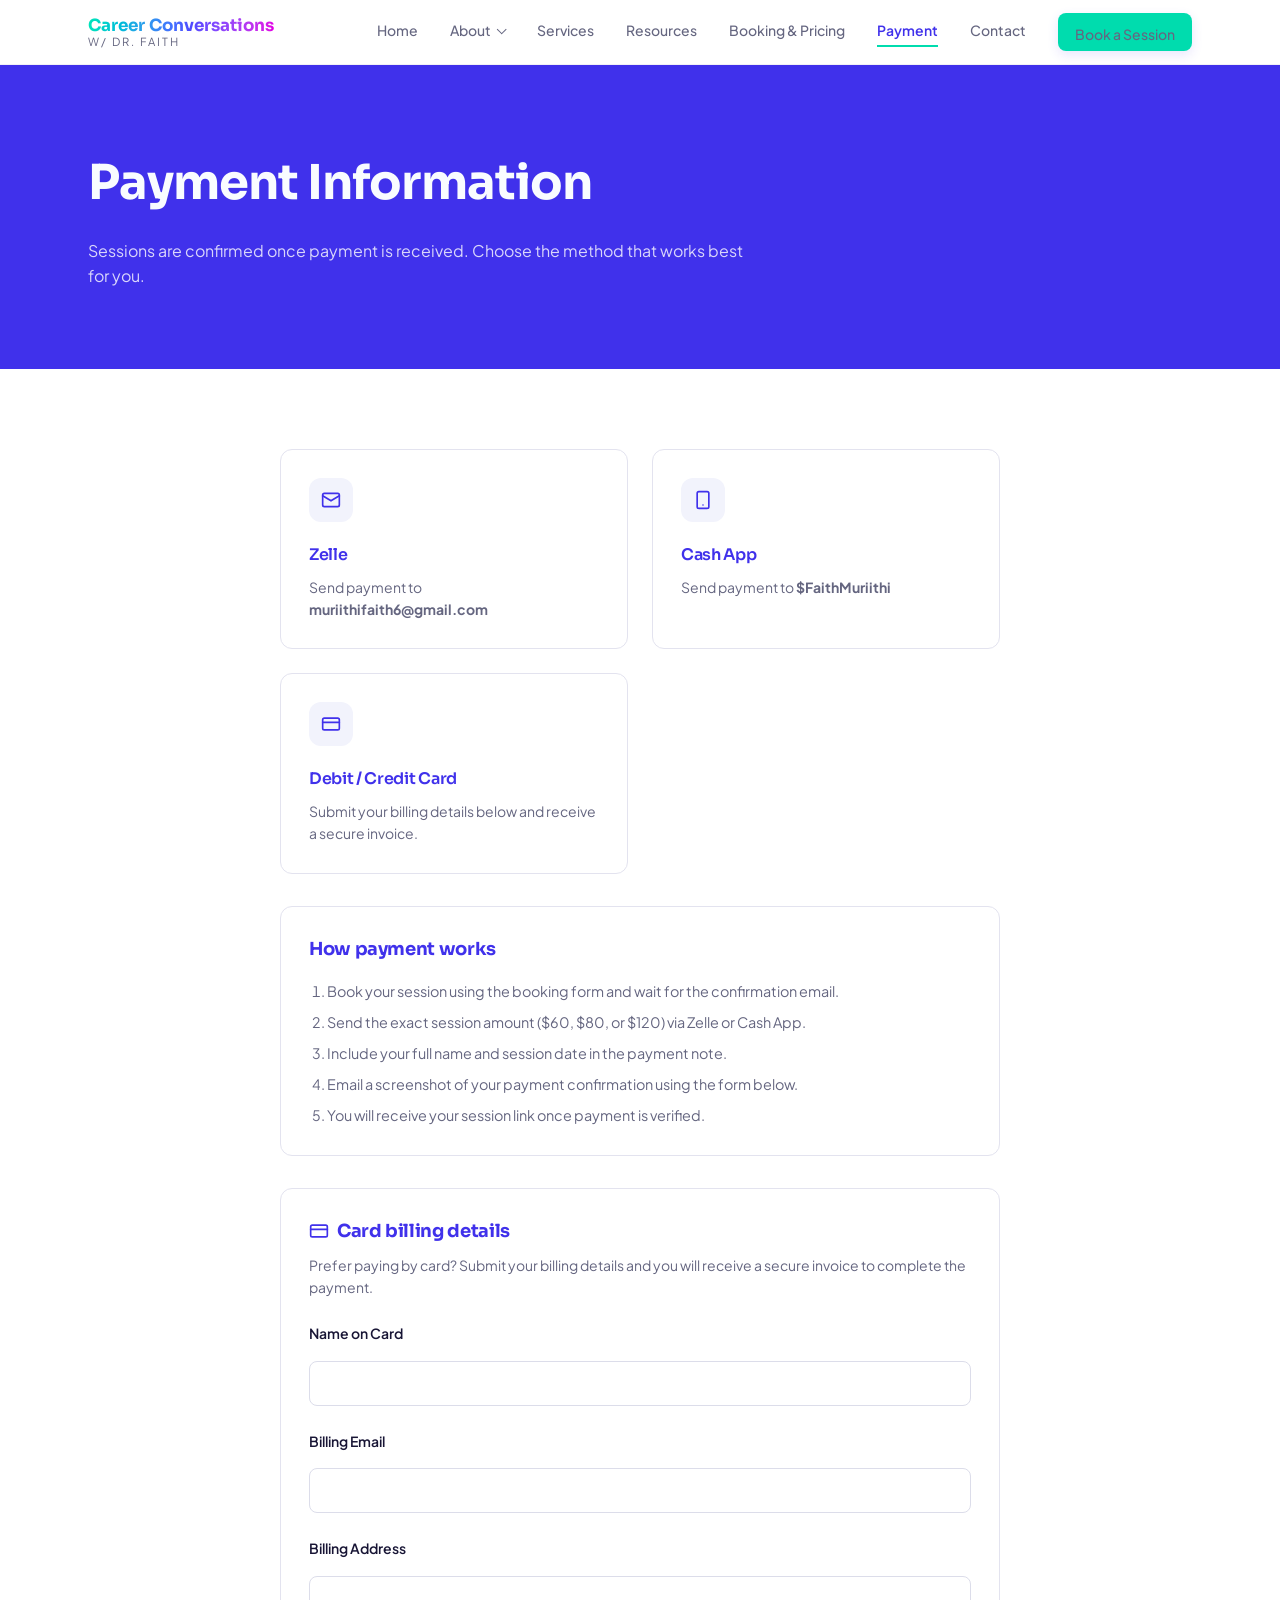
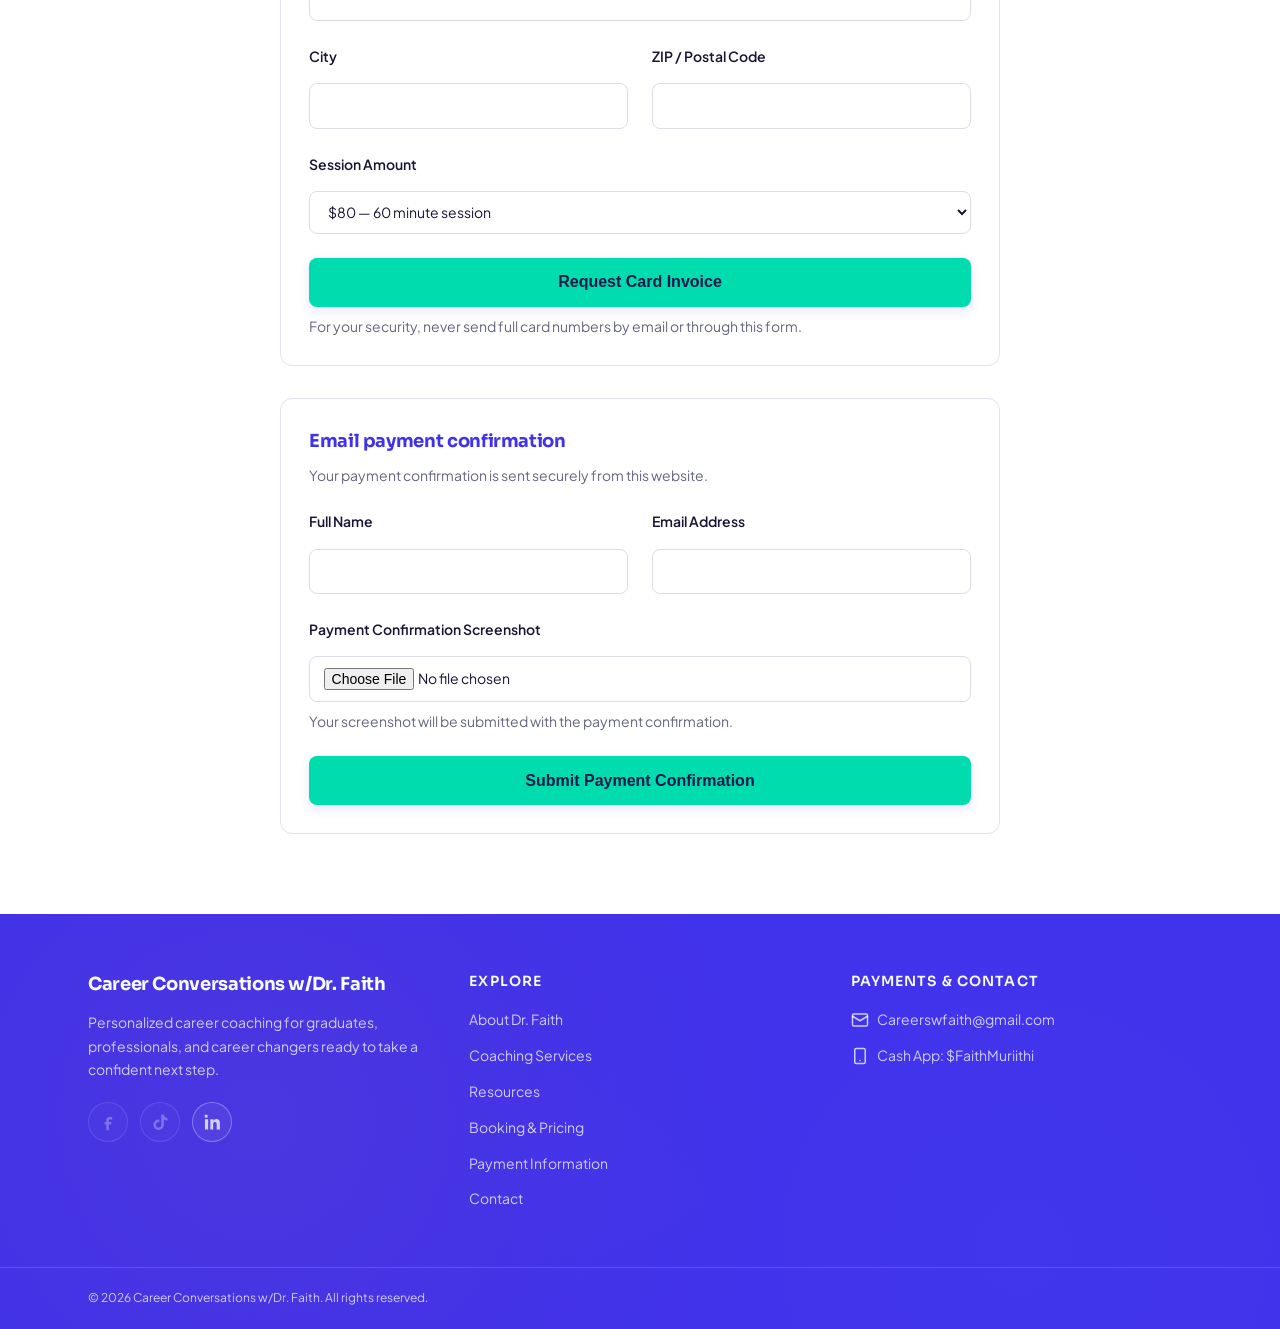
<file: payment.html>
<!doctype html>
<html lang="en">
<head>
<meta charset="utf-8">
<meta name="viewport" content="width=device-width, initial-scale=1">
<title>Payment Information | Career Conversations w/Dr. Faith</title>
<meta name="description" content="Pay for your coaching session via Zelle, Cash App, or a secure card invoice, then email your payment confirmation.">
<meta property="og:title" content="Payment Information | Career Conversations w/Dr. Faith">
<meta property="og:description" content="Pay for your coaching session via Zelle, Cash App, or a secure card invoice, then email your payment confirmation.">
<meta property="og:type" content="website">
<meta name="twitter:card" content="summary_large_image">
<link rel="canonical" href="payment.html">
<link rel="preconnect" href="https://fonts.googleapis.com">
<link rel="preconnect" href="https://fonts.gstatic.com" crossorigin>
<link href="https://fonts.googleapis.com/css2?family=Sora:wght@400;600;700;800&family=Plus+Jakarta+Sans:wght@400;500;600;700&display=swap" rel="stylesheet">
<link rel="stylesheet" href="styles.css">

</head>
<body>
<svg class="svg-sprite" xmlns="http://www.w3.org/2000/svg" aria-hidden="true">
<symbol id="i-menu" viewBox="0 0 24 24" fill="none" stroke="currentColor" stroke-width="2" stroke-linecap="round"><path d="M4 6h16M4 12h16M4 18h16"/></symbol>
<symbol id="i-check" viewBox="0 0 24 24" fill="none" stroke="currentColor" stroke-width="2" stroke-linecap="round" stroke-linejoin="round"><path d="M20 6 9 17l-5-5"/></symbol>
<symbol id="i-arrow" viewBox="0 0 24 24" fill="none" stroke="currentColor" stroke-width="2" stroke-linecap="round" stroke-linejoin="round"><path d="M5 12h14M12 5l7 7-7 7"/></symbol>
<symbol id="i-sparkles" viewBox="0 0 24 24" fill="none" stroke="currentColor" stroke-width="2" stroke-linecap="round" stroke-linejoin="round"><path d="M12 3l1.9 4.6L18.5 9.5 13.9 11.4 12 16l-1.9-4.6L5.5 9.5l4.6-1.9L12 3zM19 15l.8 2 2 .8-2 .8-.8 2-.8-2-2-.8 2-.8.8-2z"/></symbol>
<symbol id="i-quote" viewBox="0 0 24 24" fill="none" stroke="currentColor" stroke-width="2" stroke-linecap="round" stroke-linejoin="round"><path d="M9 7H5a2 2 0 0 0-2 2v3a2 2 0 0 0 2 2h2v2a2 2 0 0 1-2 2M19 7h-4a2 2 0 0 0-2 2v3a2 2 0 0 0 2 2h2v2a2 2 0 0 1-2 2"/></symbol>
<symbol id="i-mail" viewBox="0 0 24 24" fill="none" stroke="currentColor" stroke-width="2" stroke-linecap="round" stroke-linejoin="round"><rect x="2" y="4" width="20" height="16" rx="2"/><path d="m22 7-10 6L2 7"/></symbol>
<symbol id="i-phone" viewBox="0 0 24 24" fill="none" stroke="currentColor" stroke-width="2" stroke-linecap="round" stroke-linejoin="round"><rect x="5" y="2" width="14" height="20" rx="2"/><path d="M12 18h.01"/></symbol>
<symbol id="i-message" viewBox="0 0 24 24" fill="none" stroke="currentColor" stroke-width="2" stroke-linecap="round" stroke-linejoin="round"><path d="M21 11.5a8.4 8.4 0 0 1-9 8.4 8.5 8.5 0 0 1-3.8-.9L3 21l1.9-5.1A8.4 8.4 0 0 1 4 11.5a8.4 8.4 0 0 1 8.5-8.4A8.4 8.4 0 0 1 21 11.5z"/></symbol>
<symbol id="i-card" viewBox="0 0 24 24" fill="none" stroke="currentColor" stroke-width="2" stroke-linecap="round" stroke-linejoin="round"><rect x="2" y="5" width="20" height="14" rx="2"/><path d="M2 10h20"/></symbol>
<symbol id="i-facebook" viewBox="0 0 24 24" fill="currentColor"><path d="M14 9h3V6h-3a4 4 0 0 0-4 4v2H8v3h2v7h3v-7h2.5l.5-3H13v-2a1 1 0 0 1 1-1z"/></symbol>
<symbol id="i-linkedin" viewBox="0 0 24 24" fill="currentColor"><path d="M6.94 5a1.94 1.94 0 1 1-3.88 0 1.94 1.94 0 0 1 3.88 0zM3.5 8.75h3.9V21H3.5V8.75zM10 8.75h3.7v1.7a4 4 0 0 1 3.6-1.95c3 0 4.2 1.9 4.2 5.2V21h-3.9v-6.5c0-1.7-.6-2.6-2-2.6-1.2 0-1.8.8-2.1 1.6-.1.3-.1.7-.1 1.1V21H10V8.75z"/></symbol>
<symbol id="i-tiktok" viewBox="0 0 24 24" fill="currentColor"><path d="M16.5 3a5.6 5.6 0 0 0 4.5 4.4v3a8.6 8.6 0 0 1-4.4-1.3v6.2a6.3 6.3 0 1 1-5.4-6.2v3.1a3.2 3.2 0 1 0 2.3 3V3h3z"/></symbol>
<symbol id="i-rocket" viewBox="0 0 24 24" fill="none" stroke="currentColor" stroke-width="2" stroke-linecap="round" stroke-linejoin="round"><path d="M5 13c-1.5 1.5-2 5-2 5s3.5-.5 5-2c.8-.8.8-2.2 0-3s-2.2-.8-3 0zM14.5 4.5c3-3 6.5-2.5 6.5-2.5s.5 3.5-2.5 6.5L13 14l-3-3 4.5-6.5zM9 11l-2 2M13 15l2-2"/></symbol>
<symbol id="i-compass" viewBox="0 0 24 24" fill="none" stroke="currentColor" stroke-width="2" stroke-linecap="round" stroke-linejoin="round"><circle cx="12" cy="12" r="9"/><path d="m15.5 8.5-2 5-5 2 2-5 5-2z"/></symbol>
<symbol id="i-shuffle" viewBox="0 0 24 24" fill="none" stroke="currentColor" stroke-width="2" stroke-linecap="round" stroke-linejoin="round"><path d="M16 3h5v5M4 20 21 3M21 16v5h-5M15 15l6 6M4 4l5 5"/></symbol>
<symbol id="i-trending" viewBox="0 0 24 24" fill="none" stroke="currentColor" stroke-width="2" stroke-linecap="round" stroke-linejoin="round"><path d="m3 17 6-6 4 4 8-8"/><path d="M17 7h4v4"/></symbol>
<symbol id="i-file" viewBox="0 0 24 24" fill="none" stroke="currentColor" stroke-width="2" stroke-linecap="round" stroke-linejoin="round"><path d="M14 2H7a2 2 0 0 0-2 2v16a2 2 0 0 0 2 2h10a2 2 0 0 0 2-2V7z"/><path d="M14 2v5h5M9 13h6M9 17h6"/></symbol>
<symbol id="i-bulb" viewBox="0 0 24 24" fill="none" stroke="currentColor" stroke-width="2" stroke-linecap="round" stroke-linejoin="round"><path d="M9 18h6M10 22h4M12 2a6 6 0 0 0-3.5 10.9c.5.4.5 1.3.5 2.1h6c0-.8 0-1.7.5-2.1A6 6 0 0 0 12 2z"/></symbol>
<symbol id="i-heart" viewBox="0 0 24 24" fill="none" stroke="currentColor" stroke-width="2" stroke-linecap="round" stroke-linejoin="round"><path d="M12 21s-8-4.6-8-10a4.5 4.5 0 0 1 8-2.8A4.5 4.5 0 0 1 20 11c0 5.4-8 10-8 10z"/></symbol>
<symbol id="i-target" viewBox="0 0 24 24" fill="none" stroke="currentColor" stroke-width="2"><circle cx="12" cy="12" r="9"/><circle cx="12" cy="12" r="5"/><circle cx="12" cy="12" r="1.5"/></symbol>
<symbol id="i-award" viewBox="0 0 24 24" fill="none" stroke="currentColor" stroke-width="2" stroke-linecap="round" stroke-linejoin="round"><circle cx="12" cy="9" r="6"/><path d="m8.5 14-1.5 8 5-3 5 3-1.5-8"/></symbol>
</svg>
<header class="site-header">
  <div class="container header-inner">
    <a class="brand" href="index.html">
      <span class="brand-name">Career Conversations</span>
      <span class="brand-sub">w/ Dr. Faith</span>
    </a>
    <nav class="nav-desktop" aria-label="Main navigation">
      <a href="index.html">Home</a>
<details class="nav-dropdown"><summary>About</summary><div class="nav-dropdown-menu"><a href="about.html">About Dr. Faith</a><a href="about.html#credentials">Credentials &amp; Experience</a></div></details>
<a href="services.html">Services</a>
<a href="resources.html">Resources</a>
<a href="booking.html">Booking & Pricing</a>
<a href="payment.html" class="active">Payment</a>
<a href="contact.html">Contact</a>
      <a class="btn btn-hero" href="booking.html">Book a Session</a>
    </nav>
    <button type="button" class="nav-toggle" aria-label="Open navigation menu" aria-expanded="false"><svg width="24" height="24" aria-hidden="true"><use href="#i-menu"/></svg></button>
  </div>
  <nav class="nav-mobile" aria-label="Mobile navigation">
    <ul>
      <li><a href="index.html">Home</a></li>
<li><details><summary>About</summary><ul class="nav-mobile-submenu"><li><a href="about.html">About Dr. Faith</a></li><li><a href="about.html#credentials">Credentials &amp; Experience</a></li></ul></details></li>
<li><a href="services.html">Services</a></li>
<li><a href="resources.html">Resources</a></li>
<li><a href="booking.html">Booking & Pricing</a></li>
<li><a href="payment.html">Payment</a></li>
<li><a href="contact.html">Contact</a></li>
      <li class="mobile-cta"><a class="btn btn-hero btn-full" href="booking.html">Book a Session</a></li>
    </ul>
  </nav>
</header>
<main>

<section class="section on-primary">
  <div class="container">
    <h1 class="page-title">Payment Information</h1>
    <p class="lede">Sessions are confirmed once payment is received. Choose the method that works best for you.</p>
  </div>
</section>

<section class="section">
  <div class="container-narrow">
    <div class="grid grid-2">
      <article class="card"><div class="card-body">
        <span class="icon-pill"><svg width="20" height="20" aria-hidden="true"><use href="#i-mail"/></svg></span>
        <h3>Zelle</h3><p>Send payment to <strong>muriithifaith6@gmail.com</strong></p>
      </div></article>
      <article class="card"><div class="card-body">
        <span class="icon-pill"><svg width="20" height="20" aria-hidden="true"><use href="#i-phone"/></svg></span>
        <h3>Cash App</h3><p>Send payment to <strong>$FaithMuriithi</strong></p>
      </div></article>
      <article class="card"><div class="card-body">
        <span class="icon-pill"><svg width="20" height="20" aria-hidden="true"><use href="#i-card"/></svg></span>
        <h3>Debit / Credit Card</h3><p>Submit your billing details below and receive a secure invoice.</p>
      </div></article>
    </div>

    <div class="card form-card"><div class="card-body">
      <h2 class="compact-heading">How payment works</h2>
      <ol class="muted payment-steps">
        <li>Book your session using the booking form and wait for the confirmation email.</li>
        <li>Send the exact session amount ($60, $80, or $120) via Zelle or Cash App.</li>
        <li>Include your full name and session date in the payment note.</li>
        <li>Email a screenshot of your payment confirmation using the form below.</li>
        <li>You will receive your session link once payment is verified.</li>
      </ol>
    </div></div>

    <div class="card form-card"><div class="card-body">
      <h2 class="compact-heading icon-heading"><svg width="20" height="20" aria-hidden="true"><use href="#i-card"/></svg> Card billing details</h2>
      <p class="muted small-copy">Prefer paying by card? Submit your billing details and you will receive a secure invoice to complete the payment.</p>
      <form data-form="card" class="form-grid form-grid-2 form-top-margin">
        <div class="span-2"><label for="cardName">Name on Card</label><input id="cardName" name="Name on card" required autocomplete="cc-name"></div>
        <div class="span-2"><label for="cardEmail">Billing Email</label><input id="cardEmail" name="Billing email" type="email" required autocomplete="email"></div>
        <div class="span-2"><label for="billingAddress">Billing Address</label><input id="billingAddress" name="Billing address" required autocomplete="street-address"></div>
        <div><label for="billingCity">City</label><input id="billingCity" name="City" required autocomplete="address-level2"></div>
        <div><label for="billingZip">ZIP / Postal Code</label><input id="billingZip" name="ZIP" required autocomplete="postal-code"></div>
        <div class="span-2"><label for="cardSession">Session Amount</label>
          <select id="cardSession" name="Session amount" required>
            <option value="$60">$60 &mdash; 45 minute session</option>
            <option value="$80" selected>$80 &mdash; 60 minute session</option>
            <option value="$120">$120 &mdash; 90 minute session</option>
          </select>
        </div>
        <div class="span-2"><button class="btn btn-xl btn-hero btn-full" type="submit">Request Card Invoice</button>
        <p class="hint">For your security, never send full card numbers by email or through this form.</p></div>
      </form>
    </div></div>

    <div class="card form-card"><div class="card-body">
      <h2 class="compact-heading">Email payment confirmation</h2>
      <p class="muted small-copy">Your payment confirmation is sent securely from this website.</p>
      <form data-form="payment" class="form-grid form-grid-2 form-top-margin">
        <div><label for="payName">Full Name</label><input id="payName" name="Full name" required autocomplete="name"></div>
        <div><label for="payEmail">Email Address</label><input id="payEmail" name="Email" type="email" required autocomplete="email"></div>
        <div class="span-2"><label for="receipt">Payment Confirmation Screenshot</label><input id="receipt" name="Receipt file" type="file" accept="image/*,application/pdf" required><p class="hint">Your screenshot will be submitted with the payment confirmation.</p></div>
        <div class="span-2"><button class="btn btn-xl btn-hero btn-full" type="submit">Submit Payment Confirmation</button></div>
      </form>
    </div></div>
  </div>
</section>

</main>
<footer class="site-footer">
  <div class="container footer-grid">
    <div>
      <h2>Career Conversations w/Dr. Faith</h2>
      <p class="footer-intro">Personalized career coaching for graduates, professionals, and career changers ready to take a confident next step.</p>
      <div class="socials">
        <a class="social-muted" href="https://www.facebook.com/" target="_blank" rel="noopener noreferrer" aria-label="Facebook profile currently unavailable" aria-disabled="true" tabindex="-1"><svg width="20" height="20" aria-hidden="true"><use href="#i-facebook"/></svg></a>
        <a class="social-muted" href="https://www.tiktok.com/" target="_blank" rel="noopener noreferrer" aria-label="TikTok profile currently unavailable" aria-disabled="true" tabindex="-1"><svg width="20" height="20" aria-hidden="true"><use href="#i-tiktok"/></svg></a>
        <a href="https://www.linkedin.com/in/faith-muriithi-6a024216" target="_blank" rel="noopener noreferrer" aria-label="LinkedIn profile"><svg width="20" height="20" aria-hidden="true"><use href="#i-linkedin"/></svg></a>
      </div>
    </div>
    <div>
      <h3>Explore</h3>
      <ul>
        <li><a href="about.html">About Dr. Faith</a></li>
        <li><a href="services.html">Coaching Services</a></li>
        <li><a href="resources.html">Resources</a></li>
        <li><a href="booking.html">Booking &amp; Pricing</a></li>
        <li><a href="payment.html">Payment Information</a></li>
        <li><a href="contact.html">Contact</a></li>
      </ul>
    </div>
    <div>
      <h3>Payments &amp; Contact</h3>
      <ul>
        <li class="footer-contact-item"><svg width="18" height="18" aria-hidden="true"><use href="#i-mail"/></svg><a href="mailto:Careerswfaith@gmail.com">Careerswfaith@gmail.com</a></li>
        <li class="footer-contact-item"><svg width="18" height="18" aria-hidden="true"><use href="#i-phone"/></svg><span>Cash App: $FaithMuriithi</span></li>
      </ul>
    </div>
  </div>
  <div class="footer-bottom"><div class="container"><p>&copy; <span data-year>2026</span> Career Conversations w/Dr. Faith. All rights reserved.</p></div></div>
</footer>
<div id="toast-root"></div>
<script src="script.js" defer></script>
</body>
</html>
</file>
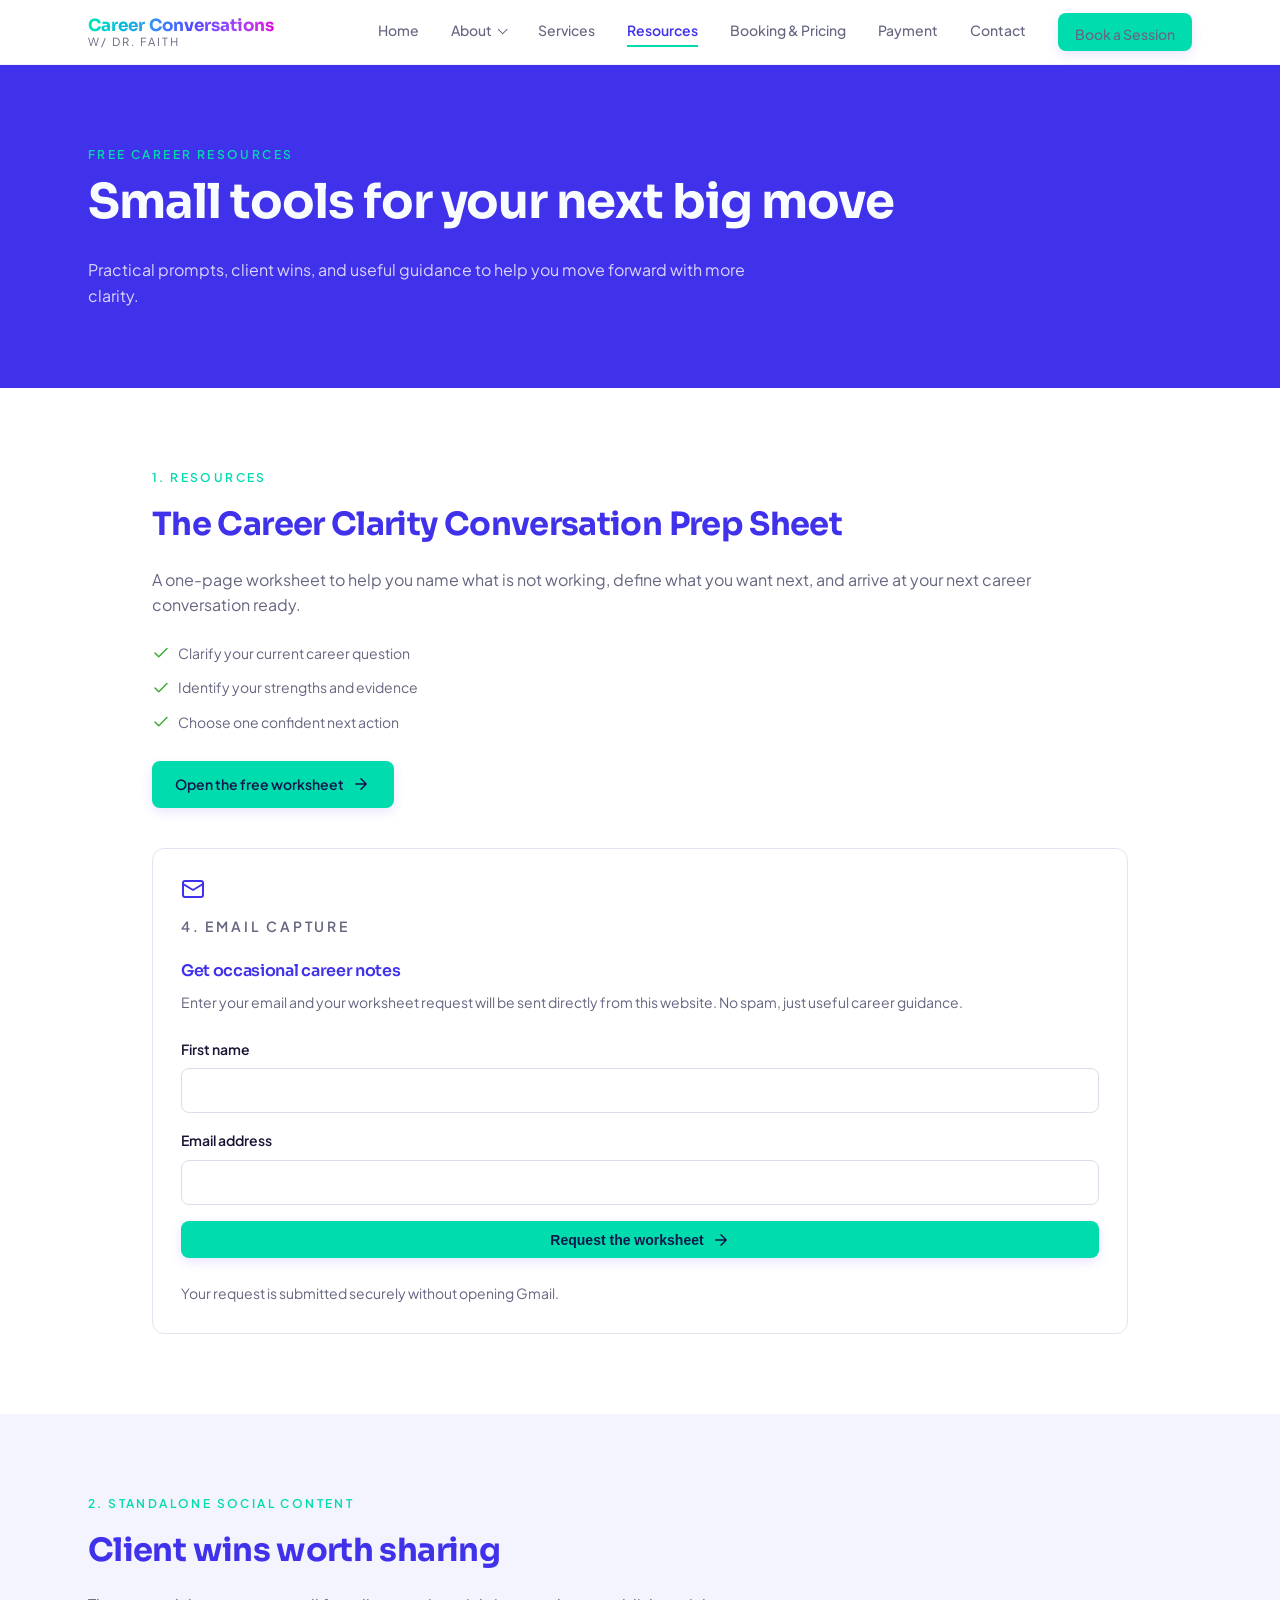
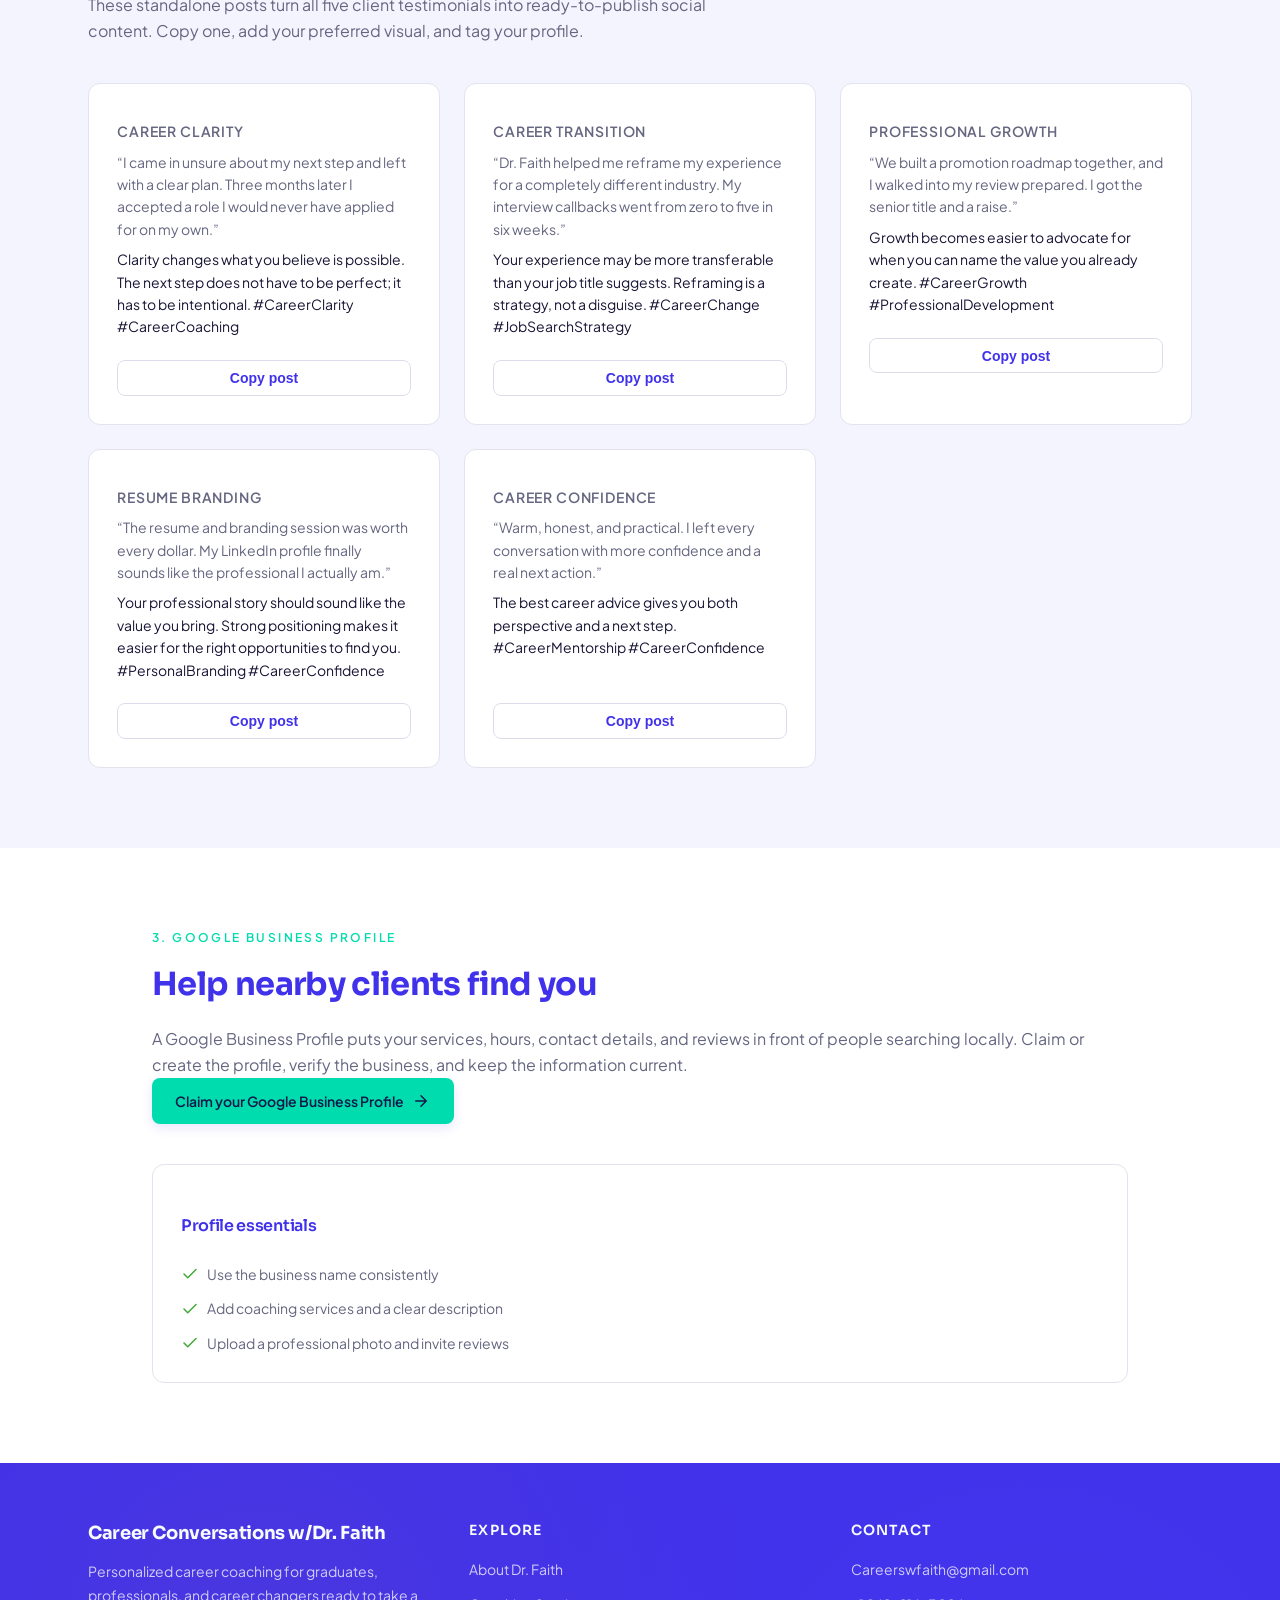
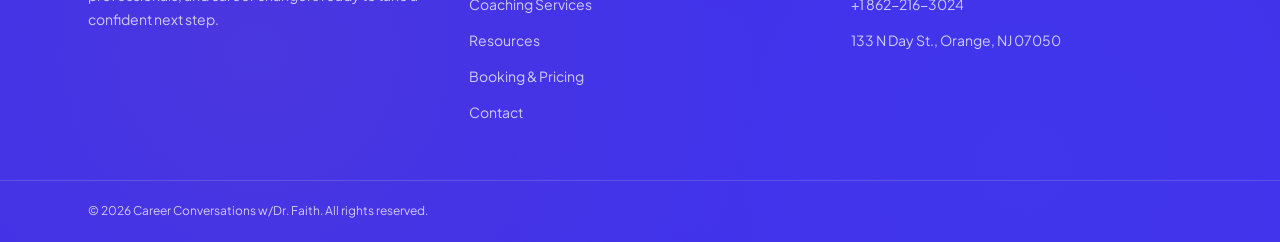
<file: resources.html>
<!doctype html>
<html lang="en">
<head>
<meta charset="utf-8">
<meta name="viewport" content="width=device-width, initial-scale=1">
<title>Career Resources | Career Conversations w/Dr. Faith</title>
<meta name="description" content="Free career clarity resources, social-ready client wins, and practical guidance from Dr. Faith.">
<meta property="og:title" content="Career Resources | Career Conversations w/Dr. Faith">
<meta property="og:description" content="Free career clarity resources, social-ready client wins, and practical guidance from Dr. Faith.">
<meta property="og:type" content="website">
<meta name="twitter:card" content="summary_large_image">
<link rel="canonical" href="resources.html">
<link rel="preconnect" href="https://fonts.googleapis.com">
<link rel="preconnect" href="https://fonts.gstatic.com" crossorigin>
<link href="https://fonts.googleapis.com/css2?family=Sora:wght@400;600;700;800&family=Plus+Jakarta+Sans:wght@400;500;600;700&display=swap" rel="stylesheet">
<link rel="stylesheet" href="styles.css">
</head>
<body>
<svg class="svg-sprite" xmlns="http://www.w3.org/2000/svg" aria-hidden="true">
<symbol id="i-menu" viewBox="0 0 24 24" fill="none" stroke="currentColor" stroke-width="2" stroke-linecap="round"><path d="M4 6h16M4 12h16M4 18h16"/></symbol>
<symbol id="i-arrow" viewBox="0 0 24 24" fill="none" stroke="currentColor" stroke-width="2" stroke-linecap="round" stroke-linejoin="round"><path d="M5 12h14M12 5l7 7-7 7"/></symbol>
<symbol id="i-check" viewBox="0 0 24 24" fill="none" stroke="currentColor" stroke-width="2" stroke-linecap="round" stroke-linejoin="round"><path d="M20 6 9 17l-5-5"/></symbol>
<symbol id="i-mail" viewBox="0 0 24 24" fill="none" stroke="currentColor" stroke-width="2" stroke-linecap="round" stroke-linejoin="round"><rect x="2" y="4" width="20" height="16" rx="2"/><path d="m22 7-10 6L2 7"/></symbol>
</svg>
<header class="site-header">
  <div class="container header-inner">
    <a class="brand" href="index.html"><span class="brand-name">Career Conversations</span><span class="brand-sub">w/ Dr. Faith</span></a>
    <nav class="nav-desktop" aria-label="Main navigation">
      <a href="index.html">Home</a><details class="nav-dropdown"><summary>About</summary><div class="nav-dropdown-menu"><a href="about.html">About Dr. Faith</a><a href="about.html#credentials">Credentials &amp; Experience</a></div></details>
      <a href="services.html">Services</a><a href="resources.html" class="active">Resources</a><a href="booking.html">Booking &amp; Pricing</a><a href="payment.html">Payment</a><a href="contact.html">Contact</a><a class="btn btn-hero" href="booking.html">Book a Session</a>
    </nav>
    <button type="button" class="nav-toggle" aria-label="Open navigation menu" aria-expanded="false"><svg width="24" height="24" aria-hidden="true"><use href="#i-menu"/></svg></button>
  </div>
  <nav class="nav-mobile" aria-label="Mobile navigation"><ul>
    <li><a href="index.html">Home</a></li><li><details><summary>About</summary><ul class="nav-mobile-submenu"><li><a href="about.html">About Dr. Faith</a></li><li><a href="about.html#credentials">Credentials &amp; Experience</a></li></ul></details></li>
    <li><a href="services.html">Services</a></li><li><a href="resources.html">Resources</a></li><li><a href="booking.html">Booking &amp; Pricing</a></li><li><a href="payment.html">Payment</a></li><li><a href="contact.html">Contact</a></li><li class="mobile-cta"><a class="btn btn-hero btn-full" href="booking.html">Book a Session</a></li>
  </ul></nav>
</header>
<main>
<section class="section on-primary"><div class="container"><p class="eyebrow">Free career resources</p><h1 class="page-title">Small tools for your next big move</h1><p class="lede">Practical prompts, client wins, and useful guidance to help you move forward with more clarity.</p></div></section>
<section class="section"><div class="container-mid"><div class="split resource-feature"><div><p class="eyebrow">1. Resources</p><h2 class="section-heading">The Career Clarity Conversation Prep Sheet</h2><p class="intro-copy-lg muted">A one-page worksheet to help you name what is not working, define what you want next, and arrive at your next career conversation ready.</p><ul class="check-list"><li><svg width="18" height="18" aria-hidden="true"><use href="#i-check"/></svg>Clarify your current career question</li><li><svg width="18" height="18" aria-hidden="true"><use href="#i-check"/></svg>Identify your strengths and evidence</li><li><svg width="18" height="18" aria-hidden="true"><use href="#i-check"/></svg>Choose one confident next action</li></ul><a class="btn btn-lg btn-hero resource-download" href="career-clarity-worksheet.html">Open the free worksheet <svg width="18" height="18" aria-hidden="true"><use href="#i-arrow"/></svg></a></div><div class="card resource-capture"><div class="card-body"><span class="resource-icon"><svg width="24" height="24" aria-hidden="true"><use href="#i-mail"/></svg></span><p class="eyebrow">4. Email capture</p><h3>Get occasional career notes</h3><p>Enter your email and your worksheet request will be sent directly from this website. No spam, just useful career guidance.</p><form data-form="lead"><label for="leadName">First name</label><input id="leadName" name="First name" autocomplete="given-name" required><label for="leadEmail">Email address</label><input id="leadEmail" name="Email" type="email" autocomplete="email" required><button class="btn btn-hero btn-full" type="submit">Request the worksheet <svg width="18" height="18" aria-hidden="true"><use href="#i-arrow"/></svg></button><p class="hint">Your request is submitted securely without opening Gmail.</p></form></div></div></div></div></section>
<section class="section soft"><div class="container"><div class="intro-block"><p class="eyebrow">2. Standalone social content</p><h2 class="section-heading">Client wins worth sharing</h2><p class="muted intro-copy-lg">These standalone posts turn all five client testimonials into ready-to-publish social content. Copy one, add your preferred visual, and tag your profile.</p></div><div class="grid grid-3 social-content-grid">
<article class="card social-post"><div class="card-body"><p class="tagline">Career clarity</p><p>“I came in unsure about my next step and left with a clear plan. Three months later I accepted a role I would never have applied for on my own.”</p><p class="social-caption">Clarity changes what you believe is possible. The next step does not have to be perfect; it has to be intentional. #CareerClarity #CareerCoaching</p><button class="btn btn-outline btn-full" type="button" data-copy="Clarity changes what you believe is possible. The next step does not have to be perfect; it has to be intentional. #CareerClarity #CareerCoaching">Copy post</button></div></article>
<article class="card social-post"><div class="card-body"><p class="tagline">Career transition</p><p>“Dr. Faith helped me reframe my experience for a completely different industry. My interview callbacks went from zero to five in six weeks.”</p><p class="social-caption">Your experience may be more transferable than your job title suggests. Reframing is a strategy, not a disguise. #CareerChange #JobSearchStrategy</p><button class="btn btn-outline btn-full" type="button" data-copy="Your experience may be more transferable than your job title suggests. Reframing is a strategy, not a disguise. #CareerChange #JobSearchStrategy">Copy post</button></div></article>
<article class="card social-post"><div class="card-body"><p class="tagline">Professional growth</p><p>“We built a promotion roadmap together, and I walked into my review prepared. I got the senior title and a raise.”</p><p class="social-caption">Growth becomes easier to advocate for when you can name the value you already create. #CareerGrowth #ProfessionalDevelopment</p><button class="btn btn-outline btn-full" type="button" data-copy="Growth becomes easier to advocate for when you can name the value you already create. #CareerGrowth #ProfessionalDevelopment">Copy post</button></div></article>
<article class="card social-post"><div class="card-body"><p class="tagline">Resume branding</p><p>“The resume and branding session was worth every dollar. My LinkedIn profile finally sounds like the professional I actually am.”</p><p class="social-caption">Your professional story should sound like the value you bring. Strong positioning makes it easier for the right opportunities to find you. #PersonalBranding #CareerConfidence</p><button class="btn btn-outline btn-full" type="button" data-copy="Your professional story should sound like the value you bring. Strong positioning makes it easier for the right opportunities to find you. #PersonalBranding #CareerConfidence">Copy post</button></div></article>
<article class="card social-post"><div class="card-body"><p class="tagline">Career confidence</p><p>“Warm, honest, and practical. I left every conversation with more confidence and a real next action.”</p><p class="social-caption">The best career advice gives you both perspective and a next step. #CareerMentorship #CareerConfidence</p><button class="btn btn-outline btn-full" type="button" data-copy="The best career advice gives you both perspective and a next step. #CareerMentorship #CareerConfidence">Copy post</button></div></article>
</div></div></section>
<section class="section"><div class="container-mid split resource-visibility"><div><p class="eyebrow">3. Google Business Profile</p><h2 class="section-heading">Help nearby clients find you</h2><p class="muted intro-copy-lg">A Google Business Profile puts your services, hours, contact details, and reviews in front of people searching locally. Claim or create the profile, verify the business, and keep the information current.</p><a class="btn btn-lg btn-hero" href="https://www.google.com/business/" target="_blank" rel="noopener noreferrer">Claim your Google Business Profile <svg width="18" height="18" aria-hidden="true"><use href="#i-arrow"/></svg></a></div><div class="card"><div class="card-body"><h3>Profile essentials</h3><ul class="check-list"><li><svg width="18" height="18" aria-hidden="true"><use href="#i-check"/></svg>Use the business name consistently</li><li><svg width="18" height="18" aria-hidden="true"><use href="#i-check"/></svg>Add coaching services and a clear description</li><li><svg width="18" height="18" aria-hidden="true"><use href="#i-check"/></svg>Upload a professional photo and invite reviews</li></ul></div></div></div></section>
</main>
<footer class="site-footer"><div class="container footer-grid"><div><h2>Career Conversations w/Dr. Faith</h2><p class="footer-intro">Personalized career coaching for graduates, professionals, and career changers ready to take a confident next step.</p></div><div><h3>Explore</h3><ul><li><a href="about.html">About Dr. Faith</a></li><li><a href="services.html">Coaching Services</a></li><li><a href="resources.html">Resources</a></li><li><a href="booking.html">Booking &amp; Pricing</a></li><li><a href="contact.html">Contact</a></li></ul></div><div><h3>Contact</h3><ul><li><a href="mailto:Careerswfaith@gmail.com">Careerswfaith@gmail.com</a></li><li><a href="tel:+18622163024">+1 862-216-3024</a></li><li>133 N Day St., Orange, NJ 07050</li></ul></div></div><div class="footer-bottom"><div class="container"><p>&copy; <span data-year>2026</span> Career Conversations w/Dr. Faith. All rights reserved.</p></div></div></footer>
<div id="toast-root"></div><script src="script.js" defer></script>
</body>
</html>
</file>
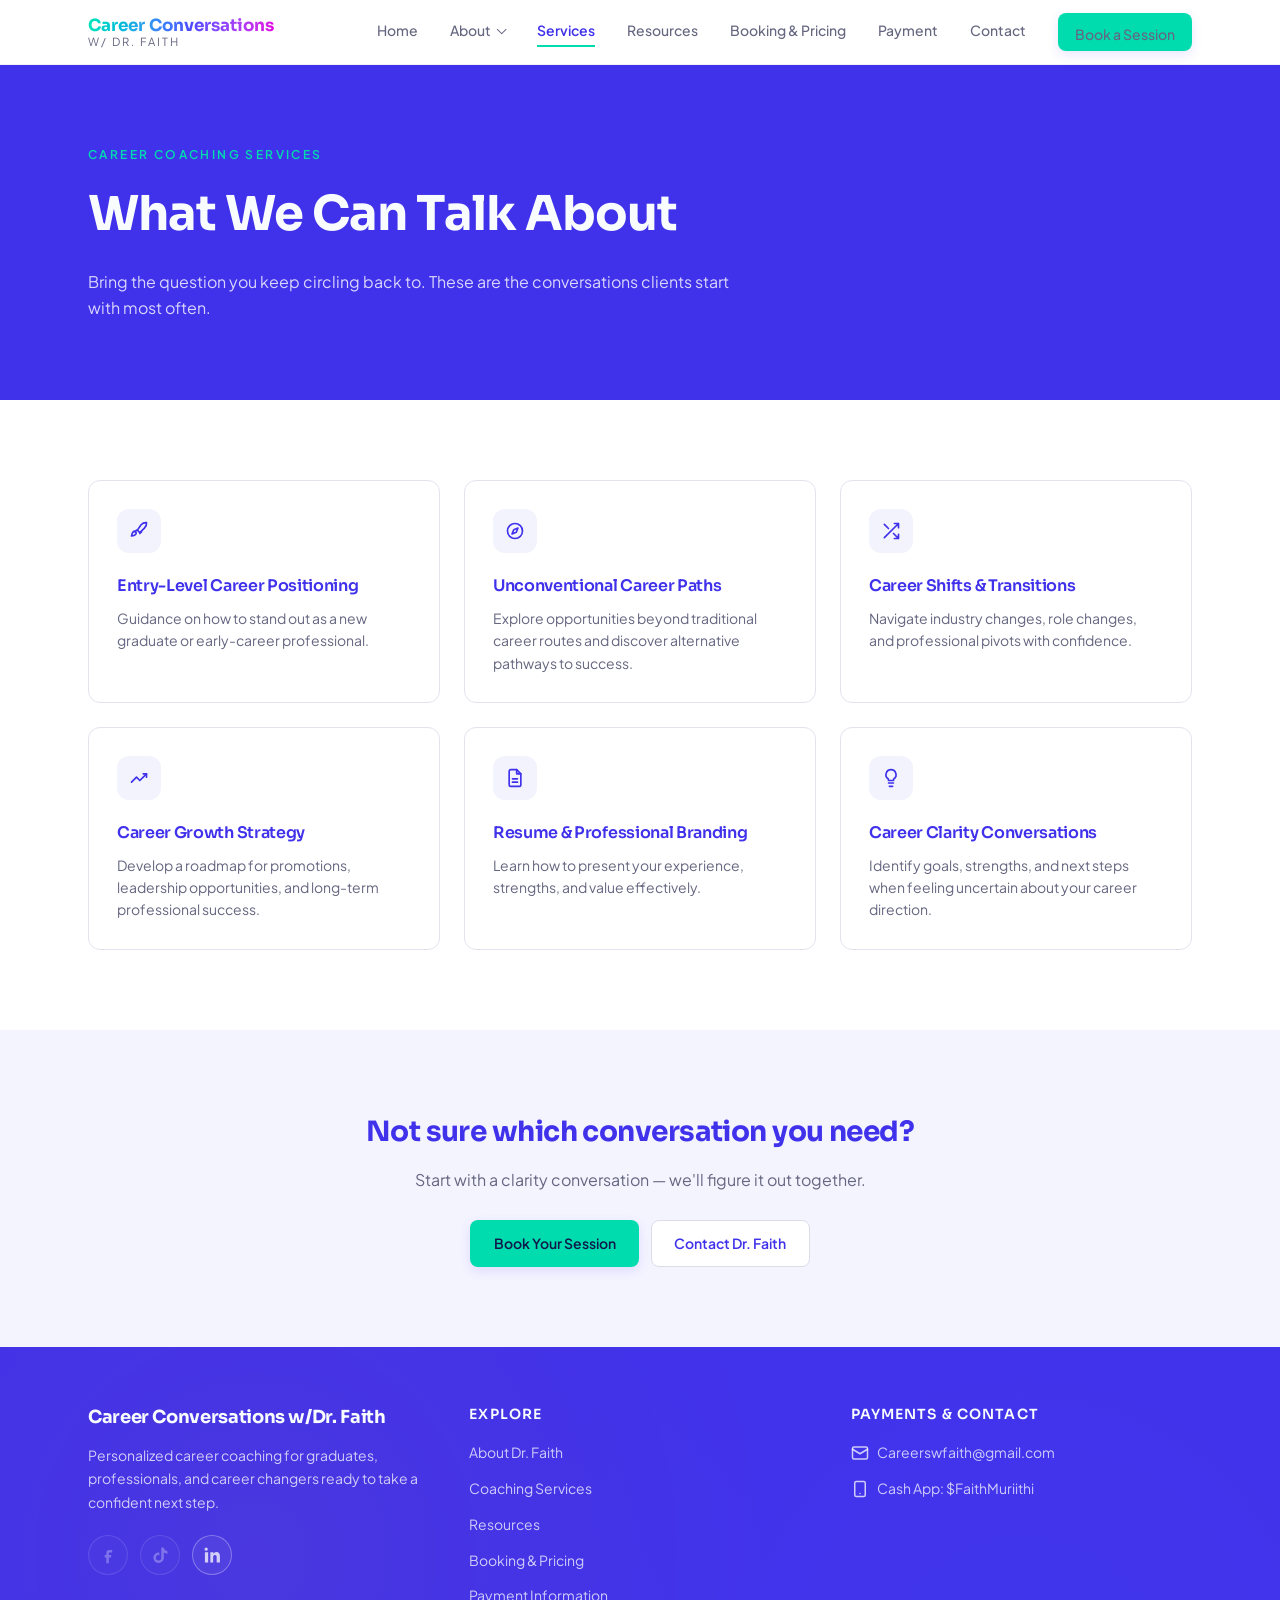
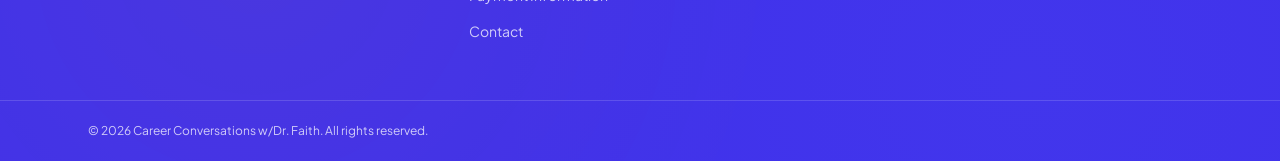
<file: services.html>
<!doctype html>
<html lang="en">
<head>
<meta charset="utf-8">
<meta name="viewport" content="width=device-width, initial-scale=1">
<title>Career Coaching Services | Career Conversations w/Dr. Faith</title>
<meta name="description" content="Career positioning, unconventional pathways, transitions, growth strategy, resume branding, and clarity conversations with Dr. Faith.">
<meta property="og:title" content="Career Coaching Services | Career Conversations w/Dr. Faith">
<meta property="og:description" content="Career positioning, unconventional pathways, transitions, growth strategy, resume branding, and clarity conversations with Dr. Faith.">
<meta property="og:type" content="website">
<meta name="twitter:card" content="summary_large_image">
<link rel="canonical" href="services.html">
<link rel="preconnect" href="https://fonts.googleapis.com">
<link rel="preconnect" href="https://fonts.gstatic.com" crossorigin>
<link href="https://fonts.googleapis.com/css2?family=Sora:wght@400;600;700;800&family=Plus+Jakarta+Sans:wght@400;500;600;700&display=swap" rel="stylesheet">
<link rel="stylesheet" href="styles.css">

</head>
<body>
<svg class="svg-sprite" xmlns="http://www.w3.org/2000/svg" aria-hidden="true">
<symbol id="i-menu" viewBox="0 0 24 24" fill="none" stroke="currentColor" stroke-width="2" stroke-linecap="round"><path d="M4 6h16M4 12h16M4 18h16"/></symbol>
<symbol id="i-check" viewBox="0 0 24 24" fill="none" stroke="currentColor" stroke-width="2" stroke-linecap="round" stroke-linejoin="round"><path d="M20 6 9 17l-5-5"/></symbol>
<symbol id="i-arrow" viewBox="0 0 24 24" fill="none" stroke="currentColor" stroke-width="2" stroke-linecap="round" stroke-linejoin="round"><path d="M5 12h14M12 5l7 7-7 7"/></symbol>
<symbol id="i-sparkles" viewBox="0 0 24 24" fill="none" stroke="currentColor" stroke-width="2" stroke-linecap="round" stroke-linejoin="round"><path d="M12 3l1.9 4.6L18.5 9.5 13.9 11.4 12 16l-1.9-4.6L5.5 9.5l4.6-1.9L12 3zM19 15l.8 2 2 .8-2 .8-.8 2-.8-2-2-.8 2-.8.8-2z"/></symbol>
<symbol id="i-quote" viewBox="0 0 24 24" fill="none" stroke="currentColor" stroke-width="2" stroke-linecap="round" stroke-linejoin="round"><path d="M9 7H5a2 2 0 0 0-2 2v3a2 2 0 0 0 2 2h2v2a2 2 0 0 1-2 2M19 7h-4a2 2 0 0 0-2 2v3a2 2 0 0 0 2 2h2v2a2 2 0 0 1-2 2"/></symbol>
<symbol id="i-mail" viewBox="0 0 24 24" fill="none" stroke="currentColor" stroke-width="2" stroke-linecap="round" stroke-linejoin="round"><rect x="2" y="4" width="20" height="16" rx="2"/><path d="m22 7-10 6L2 7"/></symbol>
<symbol id="i-phone" viewBox="0 0 24 24" fill="none" stroke="currentColor" stroke-width="2" stroke-linecap="round" stroke-linejoin="round"><rect x="5" y="2" width="14" height="20" rx="2"/><path d="M12 18h.01"/></symbol>
<symbol id="i-message" viewBox="0 0 24 24" fill="none" stroke="currentColor" stroke-width="2" stroke-linecap="round" stroke-linejoin="round"><path d="M21 11.5a8.4 8.4 0 0 1-9 8.4 8.5 8.5 0 0 1-3.8-.9L3 21l1.9-5.1A8.4 8.4 0 0 1 4 11.5a8.4 8.4 0 0 1 8.5-8.4A8.4 8.4 0 0 1 21 11.5z"/></symbol>
<symbol id="i-card" viewBox="0 0 24 24" fill="none" stroke="currentColor" stroke-width="2" stroke-linecap="round" stroke-linejoin="round"><rect x="2" y="5" width="20" height="14" rx="2"/><path d="M2 10h20"/></symbol>
<symbol id="i-facebook" viewBox="0 0 24 24" fill="currentColor"><path d="M14 9h3V6h-3a4 4 0 0 0-4 4v2H8v3h2v7h3v-7h2.5l.5-3H13v-2a1 1 0 0 1 1-1z"/></symbol>
<symbol id="i-linkedin" viewBox="0 0 24 24" fill="currentColor"><path d="M6.94 5a1.94 1.94 0 1 1-3.88 0 1.94 1.94 0 0 1 3.88 0zM3.5 8.75h3.9V21H3.5V8.75zM10 8.75h3.7v1.7a4 4 0 0 1 3.6-1.95c3 0 4.2 1.9 4.2 5.2V21h-3.9v-6.5c0-1.7-.6-2.6-2-2.6-1.2 0-1.8.8-2.1 1.6-.1.3-.1.7-.1 1.1V21H10V8.75z"/></symbol>
<symbol id="i-tiktok" viewBox="0 0 24 24" fill="currentColor"><path d="M16.5 3a5.6 5.6 0 0 0 4.5 4.4v3a8.6 8.6 0 0 1-4.4-1.3v6.2a6.3 6.3 0 1 1-5.4-6.2v3.1a3.2 3.2 0 1 0 2.3 3V3h3z"/></symbol>
<symbol id="i-rocket" viewBox="0 0 24 24" fill="none" stroke="currentColor" stroke-width="2" stroke-linecap="round" stroke-linejoin="round"><path d="M5 13c-1.5 1.5-2 5-2 5s3.5-.5 5-2c.8-.8.8-2.2 0-3s-2.2-.8-3 0zM14.5 4.5c3-3 6.5-2.5 6.5-2.5s.5 3.5-2.5 6.5L13 14l-3-3 4.5-6.5zM9 11l-2 2M13 15l2-2"/></symbol>
<symbol id="i-compass" viewBox="0 0 24 24" fill="none" stroke="currentColor" stroke-width="2" stroke-linecap="round" stroke-linejoin="round"><circle cx="12" cy="12" r="9"/><path d="m15.5 8.5-2 5-5 2 2-5 5-2z"/></symbol>
<symbol id="i-shuffle" viewBox="0 0 24 24" fill="none" stroke="currentColor" stroke-width="2" stroke-linecap="round" stroke-linejoin="round"><path d="M16 3h5v5M4 20 21 3M21 16v5h-5M15 15l6 6M4 4l5 5"/></symbol>
<symbol id="i-trending" viewBox="0 0 24 24" fill="none" stroke="currentColor" stroke-width="2" stroke-linecap="round" stroke-linejoin="round"><path d="m3 17 6-6 4 4 8-8"/><path d="M17 7h4v4"/></symbol>
<symbol id="i-file" viewBox="0 0 24 24" fill="none" stroke="currentColor" stroke-width="2" stroke-linecap="round" stroke-linejoin="round"><path d="M14 2H7a2 2 0 0 0-2 2v16a2 2 0 0 0 2 2h10a2 2 0 0 0 2-2V7z"/><path d="M14 2v5h5M9 13h6M9 17h6"/></symbol>
<symbol id="i-bulb" viewBox="0 0 24 24" fill="none" stroke="currentColor" stroke-width="2" stroke-linecap="round" stroke-linejoin="round"><path d="M9 18h6M10 22h4M12 2a6 6 0 0 0-3.5 10.9c.5.4.5 1.3.5 2.1h6c0-.8 0-1.7.5-2.1A6 6 0 0 0 12 2z"/></symbol>
<symbol id="i-heart" viewBox="0 0 24 24" fill="none" stroke="currentColor" stroke-width="2" stroke-linecap="round" stroke-linejoin="round"><path d="M12 21s-8-4.6-8-10a4.5 4.5 0 0 1 8-2.8A4.5 4.5 0 0 1 20 11c0 5.4-8 10-8 10z"/></symbol>
<symbol id="i-target" viewBox="0 0 24 24" fill="none" stroke="currentColor" stroke-width="2"><circle cx="12" cy="12" r="9"/><circle cx="12" cy="12" r="5"/><circle cx="12" cy="12" r="1.5"/></symbol>
<symbol id="i-award" viewBox="0 0 24 24" fill="none" stroke="currentColor" stroke-width="2" stroke-linecap="round" stroke-linejoin="round"><circle cx="12" cy="9" r="6"/><path d="m8.5 14-1.5 8 5-3 5 3-1.5-8"/></symbol>
</svg>
<header class="site-header">
  <div class="container header-inner">
    <a class="brand" href="index.html">
      <span class="brand-name">Career Conversations</span>
      <span class="brand-sub">w/ Dr. Faith</span>
    </a>
    <nav class="nav-desktop" aria-label="Main navigation">
      <a href="index.html">Home</a>
<details class="nav-dropdown"><summary>About</summary><div class="nav-dropdown-menu"><a href="about.html">About Dr. Faith</a><a href="about.html#credentials">Credentials &amp; Experience</a></div></details>
<a href="services.html" class="active">Services</a>
<a href="resources.html">Resources</a>
<a href="booking.html">Booking & Pricing</a>
<a href="payment.html">Payment</a>
<a href="contact.html">Contact</a>
      <a class="btn btn-hero" href="booking.html">Book a Session</a>
    </nav>
    <button type="button" class="nav-toggle" aria-label="Open navigation menu" aria-expanded="false"><svg width="24" height="24" aria-hidden="true"><use href="#i-menu"/></svg></button>
  </div>
  <nav class="nav-mobile" aria-label="Mobile navigation">
    <ul>
      <li><a href="index.html">Home</a></li>
<li><details><summary>About</summary><ul class="nav-mobile-submenu"><li><a href="about.html">About Dr. Faith</a></li><li><a href="about.html#credentials">Credentials &amp; Experience</a></li></ul></details></li>
<li><a href="services.html">Services</a></li>
<li><a href="resources.html">Resources</a></li>
<li><a href="booking.html">Booking & Pricing</a></li>
<li><a href="payment.html">Payment</a></li>
<li><a href="contact.html">Contact</a></li>
      <li class="mobile-cta"><a class="btn btn-hero btn-full" href="booking.html">Book a Session</a></li>
    </ul>
  </nav>
</header>
<main>

<section class="section on-primary">
  <div class="container">
    <p class="eyebrow">Career Coaching Services</p>
    <h1 class="page-title services-title">What We Can Talk About</h1>
    <p class="lede">Bring the question you keep circling back to. These are the conversations clients start with most often.</p>
  </div>
</section>
<section class="section"><div class="container"><div class="grid grid-2 grid-3">
    <article class="card service-card"><div class="card-body">
      <span class="icon-pill"><svg width="20" height="20" aria-hidden="true"><use href="#i-rocket"/></svg></span>
      <h3>Entry-Level Career Positioning</h3><p>Guidance on how to stand out as a new graduate or early-career professional.</p>
    </div></article>
    <article class="card service-card"><div class="card-body">
      <span class="icon-pill"><svg width="20" height="20" aria-hidden="true"><use href="#i-compass"/></svg></span>
      <h3>Unconventional Career Paths</h3><p>Explore opportunities beyond traditional career routes and discover alternative pathways to success.</p>
    </div></article>
    <article class="card service-card"><div class="card-body">
      <span class="icon-pill"><svg width="20" height="20" aria-hidden="true"><use href="#i-shuffle"/></svg></span>
      <h3>Career Shifts &amp; Transitions</h3><p>Navigate industry changes, role changes, and professional pivots with confidence.</p>
    </div></article>
    <article class="card service-card"><div class="card-body">
      <span class="icon-pill"><svg width="20" height="20" aria-hidden="true"><use href="#i-trending"/></svg></span>
      <h3>Career Growth Strategy</h3><p>Develop a roadmap for promotions, leadership opportunities, and long-term professional success.</p>
    </div></article>
    <article class="card service-card"><div class="card-body">
      <span class="icon-pill"><svg width="20" height="20" aria-hidden="true"><use href="#i-file"/></svg></span>
      <h3>Resume &amp; Professional Branding</h3><p>Learn how to present your experience, strengths, and value effectively.</p>
    </div></article>
    <article class="card service-card"><div class="card-body">
      <span class="icon-pill"><svg width="20" height="20" aria-hidden="true"><use href="#i-bulb"/></svg></span>
      <h3>Career Clarity Conversations</h3><p>Identify goals, strengths, and next steps when feeling uncertain about your career direction.</p>
    </div></article></div></div></section>
<section class="section soft">
  <div class="container-narrow center">
    <h2 class="section-title">Not sure which conversation you need?</h2>
    <p class="muted intro-copy">Start with a clarity conversation &mdash; we'll figure it out together.</p>
    <div class="services-actions">
      <a class="btn btn-lg btn-hero" href="booking.html">Book Your Session</a>
      <a class="btn btn-lg btn-outline" href="contact.html">Contact Dr. Faith</a>
    </div>
  </div>
</section>

</main>
<footer class="site-footer">
  <div class="container footer-grid">
    <div>
      <h2>Career Conversations w/Dr. Faith</h2>
      <p class="footer-intro">Personalized career coaching for graduates, professionals, and career changers ready to take a confident next step.</p>
      <div class="socials">
        <a class="social-muted" href="https://www.facebook.com/" target="_blank" rel="noopener noreferrer" aria-label="Facebook profile currently unavailable" aria-disabled="true" tabindex="-1"><svg width="20" height="20" aria-hidden="true"><use href="#i-facebook"/></svg></a>
        <a class="social-muted" href="https://www.tiktok.com/" target="_blank" rel="noopener noreferrer" aria-label="TikTok profile currently unavailable" aria-disabled="true" tabindex="-1"><svg width="20" height="20" aria-hidden="true"><use href="#i-tiktok"/></svg></a>
        <a href="https://www.linkedin.com/in/faith-muriithi-6a024216" target="_blank" rel="noopener noreferrer" aria-label="LinkedIn profile"><svg width="20" height="20" aria-hidden="true"><use href="#i-linkedin"/></svg></a>
      </div>
    </div>
    <div>
      <h3>Explore</h3>
      <ul>
        <li><a href="about.html">About Dr. Faith</a></li>
        <li><a href="services.html">Coaching Services</a></li>
        <li><a href="resources.html">Resources</a></li>
        <li><a href="booking.html">Booking &amp; Pricing</a></li>
        <li><a href="payment.html">Payment Information</a></li>
        <li><a href="contact.html">Contact</a></li>
      </ul>
    </div>
    <div>
      <h3>Payments &amp; Contact</h3>
      <ul>
        <li class="footer-contact-item"><svg width="18" height="18" aria-hidden="true"><use href="#i-mail"/></svg><a href="mailto:Careerswfaith@gmail.com">Careerswfaith@gmail.com</a></li>
        <li class="footer-contact-item"><svg width="18" height="18" aria-hidden="true"><use href="#i-phone"/></svg><span>Cash App: $FaithMuriithi</span></li>
      </ul>
    </div>
  </div>
  <div class="footer-bottom"><div class="container"><p>&copy; <span data-year>2026</span> Career Conversations w/Dr. Faith. All rights reserved.</p></div></div>
</footer>
<div id="toast-root"></div>
<script src="script.js" defer></script>
</body>
</html>
</file>
<file: styles.css>
/* Career Conversations w/Dr. Faith — enhanced design system */

:root {
  --radius: 0.75rem;
  --background: oklch(1 0 0);
  --foreground: oklch(0.22 0.06 285);
  --card: oklch(1 0 0);
  --primary: oklch(0.48 0.26 274);
  --primary-foreground: oklch(0.99 0.005 250);
  --secondary: oklch(0.965 0.012 280);
  --muted-foreground: oklch(0.52 0.04 282);
  --accent: oklch(0.79 0.17 172);
  --accent-foreground: oklch(0.24 0.09 270);
  --border: oklch(0.92 0.015 285);
  --input: oklch(0.9 0.018 285);
  --surface-soft: oklch(0.97 0.015 285);
  --success: oklch(0.65 0.18 142);
  --warning: oklch(0.74 0.19 60);
  --error: oklch(0.63 0.24 27);

  --gradient-hero: linear-gradient(120deg, oklch(0.35 0.22 278 / 0.94), oklch(0.5 0.27 290 / 0.82) 50%, oklch(0.58 0.3 328 / 0.7));
  --gradient-gold: linear-gradient(100deg, oklch(0.82 0.17 172), oklch(0.55 0.27 274) 55%, oklch(0.64 0.3 328));
  --gradient-soft: linear-gradient(135deg, var(--accent) 0%, oklch(0.7 0.15 200) 100%);
  --shadow-sm: 0 1px 3px oklch(0.48 0.26 274 / 0.08);
  --shadow-md: 0 4px 12px oklch(0.48 0.26 274 / 0.12);
  --shadow-lg: 0 10px 28px oklch(0.48 0.26 274 / 0.18);
  --shadow-elegant: 0 18px 45px -22px oklch(0.48 0.26 274 / 0.45);
  --transition-smooth: 300ms cubic-bezier(0.4, 0, 0.2, 1);
  --transition-bounce: 400ms cubic-bezier(0.34, 1.56, 0.64, 1);

  --font-sans: "Plus Jakarta Sans", ui-sans-serif, system-ui, sans-serif;
  --font-display: "Sora", ui-sans-serif, system-ui, sans-serif;
}

* { box-sizing: border-box; border-color: var(--border); }
html { scroll-behavior: smooth; }
body {
  margin: 0;
  background: var(--background);
  color: var(--foreground);
  font-family: var(--font-sans);
  -webkit-font-smoothing: antialiased;
  line-height: 1.6;
  letter-spacing: 0;
}
h1, h2, h3, h4 { font-family: var(--font-display); letter-spacing: -0.02em; margin: 0; font-weight: 700; }
p, ul, ol, dl { margin: 0; }
img { display: block; max-width: 100%; }
a { color: inherit; transition: color var(--transition-smooth); }

.container { max-width: 72rem; margin: 0 auto; padding-inline: 1rem; }
@media (min-width: 640px) { .container { padding-inline: 1.5rem; } }
.container-narrow { max-width: 48rem; margin: 0 auto; padding-inline: 1rem; }
.container-mid { max-width: 64rem; margin: 0 auto; padding-inline: 1rem; }
@media (min-width: 640px) { .container-narrow, .container-mid { padding-inline: 1.5rem; } }

.section { padding-block: 4rem; }
@media (min-width: 640px) { .section { padding-block: 5rem; } }
.soft { background: var(--surface-soft); }
.on-primary { background: var(--primary); color: var(--primary-foreground); }
.center { text-align: center; }
.muted { color: var(--muted-foreground); }
.eyebrow { font-size: 0.75rem; font-weight: 600; letter-spacing: 0.2em; text-transform: uppercase; color: var(--accent); }
.lede { margin-top: 1rem; max-width: 42rem; color: rgba(255, 255, 255, .8); }
.svg-sprite { display: none; }
.mobile-cta { padding-top: .5rem; }
.page-title { font-size: clamp(2.25rem, 4vw, 3rem); }
.section-title { font-size: 1.75rem; color: var(--primary); }
.section-heading { margin-top: .75rem; font-size: 2rem; color: var(--primary); }
.about-copy { margin-top: 1.25rem; display: grid; gap: 1rem; line-height: 1.7; }
.about-values { margin-top: 2.5rem; grid-template-columns: repeat(auto-fit, minmax(180px, 1fr)); }
.about-value-body { padding: 1.5rem; }
.accent-icon { color: var(--accent); }
.small-card-title { font-size: .9rem; }
.about-actions { margin-top: 2.5rem; display: flex; flex-wrap: wrap; gap: .75rem; }
.credentials-grid { margin-top: 2.5rem; }
.about-beyond-copy { margin-top: 1.25rem; line-height: 1.8; }
.footer-intro { margin-top: .75rem; max-width: 22rem; }
.footer-contact-item { display: flex; gap: .5rem; align-items: center; }
.anchored-section, .anchored-heading { scroll-margin-top: 5rem; }
.pricing-grid { margin-top: 2rem; }
.session-title { font-size: 1.125rem; }
.session-action { margin-top: 1.75rem; }
.intro-copy { margin-top: .75rem; }
.form-card { margin-top: 2rem; }
.contact-title { font-size: 1.5rem; color: var(--primary); }
.primary-link { color: var(--primary); }
.contact-cta { margin-top: 2rem; }
.compact-heading { font-size: 1.125rem; color: var(--primary); }
.icon-heading { display: flex; align-items: center; gap: .5rem; }
.payment-steps { margin-top: 1rem; display: grid; gap: .5rem; font-size: .9rem; padding-left: 1.1rem; }
.small-copy { margin-top: .5rem; font-size: .875rem; }
.form-top-margin { margin-top: 1.5rem; }
.services-title { margin-top: .75rem; }
.services-actions { margin-top: 1.75rem; display: flex; gap: .75rem; justify-content: center; flex-wrap: wrap; }
.hero-copy, .intro-block { max-width: 42rem; }
.intro-copy-lg { margin-top: 1rem; }
.services-grid { margin-top: 3rem; }
.explore-actions { margin-top: 2.5rem; }
.cta-heading { font-size: 2rem; }
.cta-copy { margin-top: 1rem; opacity: .85; }
.cta-actions { margin-top: 2rem; display: flex; flex-wrap: wrap; gap: .75rem; justify-content: center; }
.rating-section { background: linear-gradient(135deg, var(--surface-soft), var(--background)); }
.rating-card { margin: 2rem auto 0; max-width: 42rem; }
.google-review-card { border: 2px solid var(--accent); }
.google-review-card h3 { margin-bottom: .5rem; }
.rating-secondary-heading { margin-top: 3rem; }
.rating-secondary-heading h3 { margin-bottom: .35rem; }
.rating-fieldset { border: 0; padding: 0; margin: 0; text-align: center; }
.rating-fieldset legend { width: 100%; font-size: .875rem; font-weight: 600; color: var(--foreground); }
.star-rating { display: inline-flex; flex-direction: row-reverse; justify-content: center; gap: .2rem; margin-top: .75rem; }
.star-rating input { position: absolute; opacity: 0; width: 1px; height: 1px; margin: -1px; pointer-events: none; }
.star-rating label { margin: 0; color: var(--input); cursor: pointer; font-size: 2.5rem; line-height: 1; transition: color var(--transition-smooth), transform var(--transition-smooth); }
.star-rating label:hover, .star-rating label:hover ~ label, .star-rating input:checked ~ label { color: var(--warning); }
.star-rating label:hover { transform: translateY(-3px) scale(1.08); }
.star-rating input:focus-visible + label { outline: 3px solid var(--accent); outline-offset: 4px; border-radius: .25rem; }
.rating-value { margin-top: .75rem; min-height: 1.5rem; color: var(--muted-foreground); font-size: .875rem; }
.rating-details { margin-top: 1.75rem; }
.rating-submit { margin-top: 1.75rem; }
.referral-field { padding: 1rem; border: 1px solid var(--accent); border-radius: var(--radius); background: color-mix(in srgb, var(--accent) 10%, var(--background)); }
.referral-field .eyebrow { margin-bottom: .35rem; }
.referral-field label { margin-bottom: 0; }
.required-note { color: var(--error); font-size: .7rem; font-weight: 700; letter-spacing: .06em; text-transform: uppercase; }
.resource-feature, .resource-visibility { align-items: center; }
.resource-download { margin-top: 1.75rem; }
.resource-capture { border-top: 4px solid var(--accent); }
.resource-icon { display: inline-flex; color: var(--primary); }
.resource-capture h3 { margin-top: .75rem; font-size: 1.25rem; }
.resource-capture form { margin-top: 1.5rem; display: grid; gap: 1rem; }
.resource-capture form label { margin: 0; }
.resource-capture form input { margin-top: -.5rem; }
.social-content-grid { margin-top: 2.5rem; }
.social-post { height: 100%; }
.social-post .social-caption { min-height: 6rem; color: var(--foreground); }
.social-post button { margin-top: 1rem; }
.sr-only { position: absolute; width: 1px; height: 1px; padding: 0; margin: -1px; overflow: hidden; clip: rect(0, 0, 0, 0); white-space: nowrap; border: 0; }
.site-header {
  position: sticky; top: 0; z-index: 50;
  border-bottom: 1px solid rgba(80, 70, 140, .08);
  background: rgba(255, 255, 255, .95);
  box-shadow: var(--shadow-sm);
}
.header-inner { display: flex; height: 4rem; align-items: center; justify-content: space-between; }
.brand { display: flex; flex-direction: column; line-height: 1.15; text-decoration: none; transition: transform var(--transition-smooth); }
.brand:hover { transform: translateY(-2px); }
.brand-name { font-family: var(--font-display); font-weight: 700; color: var(--primary); font-size: 1.05rem; background: var(--gradient-gold); -webkit-background-clip: text; background-clip: text; color: transparent; }
.brand-sub { font-size: 0.7rem; letter-spacing: 0.18em; text-transform: uppercase; color: var(--muted-foreground); }
.nav-desktop { display: none; align-items: center; gap: 2rem; }
@media (min-width: 1024px) { .nav-desktop { display: flex; } .nav-toggle { display: none !important; } }
.nav-desktop a { font-size: 0.875rem; font-weight: 500; color: var(--muted-foreground); text-decoration: none; position: relative; padding-bottom: 0.25rem; }
.nav-desktop a::after { content: ''; position: absolute; bottom: -2px; left: 0; right: 0; height: 2px; background: var(--accent); transform: scaleX(0); transform-origin: right; transition: transform var(--transition-smooth); }
.nav-desktop a:hover::after { transform: scaleX(1); transform-origin: left; }
.nav-desktop a:hover { color: var(--primary); }
.nav-desktop a.active { color: var(--primary); font-weight: 600; }
.nav-desktop a.active::after { transform: scaleX(1); }
.nav-dropdown { position: relative; }
.nav-dropdown summary { list-style: none; cursor: pointer; font-size: 0.875rem; font-weight: 500; color: var(--muted-foreground); padding-bottom: 0.25rem; }
.nav-dropdown summary::-webkit-details-marker { display: none; }
.nav-dropdown summary::after { content: ''; display: inline-block; width: 0.4rem; height: 0.4rem; margin: 0 0 0.15rem 0.4rem; border-right: 1px solid currentColor; border-bottom: 1px solid currentColor; transform: rotate(45deg); transition: transform var(--transition-smooth); }
.nav-dropdown[open] summary::after { transform: rotate(225deg); }
.nav-dropdown summary:hover, .nav-dropdown summary.active { color: var(--primary); }
.nav-dropdown-menu { position: absolute; top: calc(100% + 0.75rem); left: -1rem; min-width: 13rem; padding: 0.5rem; border: 1px solid var(--border); border-radius: 0.5rem; background: var(--background); box-shadow: var(--shadow-md); }
.nav-dropdown-menu a { display: block; padding: 0.6rem 0.75rem; }
.nav-dropdown-menu a::after { display: none; }
.nav-dropdown-menu a:hover { background: var(--secondary); }
.nav-toggle { 
  display: inline-flex; 
  height: 2.5rem; 
  width: 2.5rem; 
  align-items: center; 
  justify-content: center; 
  border: 0; 
  background: none; 
  color: var(--primary); 
  border-radius: 0.375rem; 
  cursor: pointer;
  transition: all var(--transition-smooth);
}
.nav-toggle:focus-visible, .btn:focus-visible, .dot:focus-visible, summary:focus-visible, a:focus-visible {
  outline: 3px solid var(--accent);
  outline-offset: 3px;
}
.nav-toggle:hover { background: var(--secondary); transform: rotate(90deg); }
.nav-mobile { display: none; border-top: 1px solid var(--border); background: var(--background); }
.nav-mobile.open { display: block; animation: slide-down 0.3s ease-out; }
@keyframes slide-down { from { opacity: 0; transform: translateY(-10px); } to { opacity: 1; transform: none; } }
.nav-mobile ul { list-style: none; margin: 0; padding: 0.75rem 1rem; max-width: 72rem; margin-inline: auto; }
.nav-mobile a { display: block; padding: 0.75rem 0.5rem; border-radius: 0.375rem; font-size: 0.875rem; font-weight: 500; text-decoration: none; transition: all var(--transition-smooth); }
.nav-mobile a:hover { background: var(--secondary); color: var(--primary); }
.nav-mobile details summary { list-style: none; cursor: pointer; padding: 0.75rem 0.5rem; border-radius: 0.375rem; font-size: 0.875rem; font-weight: 500; }
.nav-mobile details summary::-webkit-details-marker { display: none; }
.nav-mobile details summary::after { content: '+'; float: right; font-size: 1.1rem; line-height: 1; }
.nav-mobile details[open] summary::after { content: '\2212'; }
.nav-mobile details summary:hover { background: var(--secondary); color: var(--primary); }
.nav-mobile-submenu { list-style: none; padding: 0 0 0.25rem 1rem; }
.btn {
  display: inline-flex; align-items: center; justify-content: center; gap: 0.5rem;
  border-radius: 0.5rem; border: 1px solid transparent; cursor: pointer;
  font-size: 0.875rem; font-weight: 600; text-decoration: none;
  padding: 0.55rem 1rem; transition: all var(--transition-smooth);
  position: relative; overflow: hidden;
}
.btn::before {
  content: '';
  position: absolute;
  top: 50%;
  left: 50%;
  width: 0;
  height: 0;
  border-radius: 50%;
  background: rgba(255, 255, 255, 0.2);
  transform: translate(-50%, -50%);
  pointer-events: none;
}
.btn:active::before {
  animation: ripple 0.6s ease-out;
}
@keyframes ripple {
  to {
    width: 300px;
    height: 300px;
    opacity: 0;
  }
}
.btn-lg { padding: 0.7rem 1.4rem; }
.btn-xl { padding: 0.9rem 1.8rem; font-size: 1rem; }
.btn-hero { background: var(--accent); color: var(--accent-foreground); box-shadow: var(--shadow-md); }
.btn-hero:hover { filter: brightness(1.08); transform: translateY(-2px); box-shadow: var(--shadow-lg); }
.btn-outline { border-color: var(--input); background: var(--background); color: var(--primary); }
.btn-outline:hover { background: var(--secondary); border-color: var(--accent); }
.btn-ondark { border-color: rgba(255, 255, 255, .6); color: var(--primary-foreground); background: transparent; }
.btn-ondark:hover { background: rgba(255, 255, 255, .15); transform: translateY(-1px); }
.btn-full { width: 100%; }
.btn:disabled { opacity: 0.6; cursor: not-allowed; }
.hero { position: relative; isolation: isolate; overflow: hidden; }
.hero img { position: absolute; inset: 0; height: 100%; width: 100%; object-fit: cover; z-index: 0; animation: hero-zoom 8s ease-out; }
@keyframes hero-zoom { from { transform: scale(1.05); } to { transform: scale(1); } }
.hero .overlay { 
  position: absolute; 
  inset: 0; 
  background: var(--gradient-hero); 
  opacity: 0.75; 
  z-index: 1; 
  pointer-events: none;
  animation: fade-in 1s ease-out;
}
.hero .content { position: relative; z-index: 2; padding-block: 6rem; }
@media (min-width: 768px) { .hero .content { padding-block: 8rem; } }
.hero h1 { 
  margin-top: 1.5rem; 
  font-size: clamp(2.25rem, 5vw, 3.75rem); 
  font-weight: 700; 
  color: var(--primary-foreground); 
  line-height: 1.1;
  animation: fade-up 0.8s cubic-bezier(0.16, 1, 0.3, 1) both;
}
.hero p { 
  margin-top: 1.5rem; 
  max-width: 38rem; 
  color: rgba(255, 255, 255, .85);
  font-size: 1.05rem;
  animation: fade-up 0.8s cubic-bezier(0.16, 1, 0.3, 1) 0.1s both;
}
.hero-actions { 
  margin-top: 2.25rem; 
  display: flex; 
  flex-wrap: wrap; 
  gap: 0.75rem;
  animation: fade-up 0.8s cubic-bezier(0.16, 1, 0.3, 1) 0.2s both;
}
@keyframes fade-in { from { opacity: 0; } to { opacity: 1; } }
.badge {
  display: inline-flex; 
  align-items: center; 
  gap: 0.5rem; 
  border-radius: 999px;
  border: 1.5px solid rgba(255, 255, 255, .8);
  padding: 0.6rem 1.5rem; 
  font-size: 0.875rem; 
  font-weight: 600;
  letter-spacing: 0.08em; 
  text-transform: uppercase; 
  color: var(--primary-foreground);
  background: rgba(255, 255, 255, .08);
  transition: all var(--transition-smooth);
}
.badge:hover { 
  border-color: var(--accent);
  background: rgba(255, 255, 255, .12);
  transform: translateY(-2px);
}
.text-gradient { background-image: var(--gradient-gold); -webkit-background-clip: text; background-clip: text; color: transparent; }
.animate-fade-up { animation: fade-up 0.7s cubic-bezier(0.16, 1, 0.3, 1) both; }
@keyframes fade-up { from { opacity: 0; transform: translateY(16px); } to { opacity: 1; transform: none; } }
.stats { 
  border-bottom: 2px solid var(--border);
  background: linear-gradient(135deg, var(--surface-soft) 0%, rgba(100, 150, 255, 0.02) 100%);
}
.stats dl { 
  display: grid; 
  gap: 2rem; 
  padding-block: 3.5rem;
}
@media (min-width: 640px) { .stats dl { grid-template-columns: repeat(3, 1fr); } }
.stats .center {
  padding: 1.5rem;
  border-radius: 1rem;
  background: var(--card);
  transition: all var(--transition-smooth);
  cursor: default;
}
.stats .center:hover {
  transform: translateY(-4px);
  box-shadow: var(--shadow-md);
}
.stats dt { 
  font-family: var(--font-display); 
  font-size: 2.5rem; 
  font-weight: 800; 
  color: var(--primary);
  background: var(--gradient-gold);
  -webkit-background-clip: text;
  background-clip: text;
  color: transparent;
  margin-bottom: 0.5rem;
}
.stats dd { 
  margin: 0; 
  font-size: 0.9rem; 
  color: var(--muted-foreground);
  font-weight: 500;
}
.card { 
  background: var(--card); 
  border: 1px solid var(--border); 
  border-radius: var(--radius); 
  transition: all var(--transition-smooth);
  position: relative;
  overflow: hidden;
}
.card::before {
  content: '';
  position: absolute;
  top: -1px;
  left: -1px;
  right: -1px;
  height: 1px;
  background: linear-gradient(90deg, transparent, rgba(255, 255, 255, 0.3), transparent);
  opacity: 0;
  transition: opacity var(--transition-smooth);
}
.card:hover {
  box-shadow: var(--shadow-md);
  border-color: rgba(100, 120, 190, .2);
}
.card:hover::before { opacity: 1; }
.card-body { padding: 1.75rem; }
.card.featured, .card.selected { 
  border-color: var(--accent); 
  box-shadow: 0 0 30px -10px var(--accent);
  background: linear-gradient(135deg, var(--card) 0%, rgba(200, 240, 230, .15) 100%);
}
.grid { display: grid; gap: 1.5rem; }
@media (min-width: 640px) { .grid-2 { grid-template-columns: repeat(2, 1fr); } }
@media (min-width: 1024px) { .grid-3 { grid-template-columns: repeat(3, 1fr); } }
@media (min-width: 768px) { .grid-3-md { grid-template-columns: repeat(3, 1fr); } }
.service-card { cursor: pointer; }
.service-card:hover { transform: translateY(-8px); }
.icon-pill { 
  display: inline-flex; 
  height: 2.75rem; 
  width: 2.75rem; 
  align-items: center; 
  justify-content: center; 
  border-radius: 0.75rem; 
  background: var(--secondary); 
  color: var(--primary); 
  transition: all var(--transition-bounce);
}
.service-card:hover .icon-pill { 
  background: var(--gradient-soft);
  color: white;
  transform: scale(1.15) rotate(5deg);
  box-shadow: 0 8px 16px rgba(255, 165, 0, 0.2);
}
.card h3 { margin-top: 1.25rem; font-size: 1rem; font-weight: 600; color: var(--primary); }
.card p { margin-top: 0.5rem; font-size: 0.875rem; color: var(--muted-foreground); line-height: 1.6; }
.price { font-family: var(--font-display); margin-top: 1rem; font-size: 2.25rem; font-weight: 700; color: var(--primary); }
.tagline { font-size: 0.75rem; font-weight: 600; letter-spacing: 0.06em; text-transform: uppercase; color: var(--accent); }
.check-list { list-style: none; padding: 0; margin-top: 1.5rem; display: grid; gap: 0.75rem; font-size: 0.875rem; color: var(--muted-foreground); }
.check-list li { display: flex; gap: 0.5rem; align-items: flex-start; }
.check-list svg { flex: none; margin-top: 0.15rem; color: var(--success); }
.slider { margin-top: 2.5rem; }
.slide { display: none; }
.slide.active { display: block; animation: fade-up 0.6s ease-out both; }
.slide blockquote { 
  margin: 0; 
  font-size: 1.125rem; 
  line-height: 1.8; 
  color: var(--foreground); 
  text-align: center;
  font-style: italic;
  font-weight: 500;
}
.slide .who { 
  margin-top: 1.5rem; 
  text-align: center; 
  font-size: 0.875rem; 
  color: var(--muted-foreground); 
}
.slider-controls { 
  margin-top: 2rem; 
  display: flex; 
  justify-content: center; 
  align-items: center; 
  gap: 1rem; 
}
.dot { 
  height: 0.6rem; 
  width: 0.6rem; 
  border-radius: 999px; 
  border: 0; 
  padding: 0; 
  background: var(--input); 
  cursor: pointer;
  transition: all var(--transition-smooth);
}
.dot:hover { background: rgba(130, 190, 180, .5); }
.dot.active { 
  background: var(--accent); 
  width: 1.6rem;
  box-shadow: 0 4px 12px var(--accent);
}
label { 
  font-size: 0.875rem; 
  font-weight: 600; 
  color: var(--foreground); 
  display: block;
  margin-bottom: 0.5rem;
}
input, select, textarea {
  margin-top: 0.5rem; 
  width: 100%; 
  border: 1.5px solid var(--input); 
  border-radius: 0.5rem;
  background: var(--background); 
  color: var(--foreground); 
  padding: 0.65rem 0.85rem; 
  font: inherit; 
  font-size: 0.875rem;
  transition: all var(--transition-smooth);
}
input:hover, select:hover, textarea:hover {
  border-color: rgba(130, 190, 180, .5);
}
input:focus-visible, select:focus-visible, textarea:focus-visible { 
  outline: 2px solid var(--accent); 
  outline-offset: 2px;
  border-color: var(--accent);
  box-shadow: 0 0 0 3px rgba(130, 190, 180, .15);
}
textarea { min-height: 8rem; resize: vertical; }
.form-grid { display: grid; gap: 1.5rem; }
@media (min-width: 640px) { 
  .form-grid-2 { grid-template-columns: repeat(2, 1fr); } 
  .span-2 { grid-column: span 2; } 
}
.hint { margin-top: 0.75rem; font-size: 0.75rem; color: var(--muted-foreground); }
.split { display: grid; gap: 2.5rem; align-items: start; }
@media (min-width: 1024px) { 
  .split-portrait { grid-template-columns: 420px 1fr; } 
  .split-contact { grid-template-columns: 1fr 1.2fr; } 
}
.portrait { 
  width: 100%; 
  height: auto; 
  border-radius: 1.25rem; 
  object-fit: contain; 
  box-shadow: 0 20px 50px -15px rgba(72, 109, 200, 0.3);
  transition: transform var(--transition-smooth), box-shadow var(--transition-smooth);
}
.portrait:hover {
  transform: translateY(-8px);
  box-shadow: 0 30px 60px -10px rgba(72, 109, 200, 0.4);
}
.contact-list { 
  list-style: none; 
  padding: 0; 
  margin-top: 2rem; 
  display: grid; 
  gap: 1.25rem; 
  font-size: 0.875rem; 
}
.contact-list li { 
  display: flex; 
  gap: 1rem; 
  align-items: flex-start;
  padding: 1rem;
  border-radius: 0.75rem;
  background: var(--surface-soft);
  transition: all var(--transition-smooth);
}
.contact-list li:hover {
  background: var(--secondary);
  transform: translateX(4px);
}
.contact-list svg { 
  color: var(--accent); 
  flex: none; 
  margin-top: 0.2rem;
}
.site-footer { 
  background: var(--primary); 
  color: var(--primary-foreground);
  position: relative;
  overflow: hidden;
}
.site-footer::before {
  content: '';
  position: absolute;
  top: 0;
  left: 0;
  right: 0;
  bottom: 0;
  background: 
    radial-gradient(circle at 20% 50%, rgba(255,165,0, 0.05) 0%, transparent 50%),
    radial-gradient(circle at 80% 80%, rgba(100,150,255, 0.05) 0%, transparent 50%);
  pointer-events: none;
}
.footer-grid { 
  display: grid; 
  gap: 2.5rem; 
  padding-block: 3.5rem;
  position: relative;
  z-index: 1;
}
@media (min-width: 768px) { .footer-grid { grid-template-columns: repeat(3, 1fr); } }
.site-footer h2 { font-family: var(--font-display); font-size: 1.125rem; font-weight: 700; }
.site-footer h3 { font-size: 0.875rem; font-weight: 600; letter-spacing: 0.08em; text-transform: uppercase; }
.site-footer p, .site-footer li, .site-footer a { color: rgba(255, 255, 255, .75); font-size: 0.875rem; text-decoration: none; line-height: 1.7; }
.site-footer a:hover { color: var(--accent); transform: translateX(2px); transition: all var(--transition-smooth); }
.site-footer ul { list-style: none; padding: 0; margin-top: 1rem; display: grid; gap: 0.75rem; }
.socials { display: flex !important; gap: 0.75rem; margin-top: 1.25rem; }
.socials a {
  display: inline-flex; 
  height: 2.5rem; 
  width: 2.5rem; 
  align-items: center; 
  justify-content: center;
  border-radius: 999px; 
  border: 1.5px solid rgba(255, 255, 255, .3);
  transition: all var(--transition-bounce);
  background: rgba(255, 255, 255, .05);
}
.socials a:hover { 
  border-color: var(--accent); 
  color: var(--accent);
  background: rgba(130, 190, 180, .1);
  transform: translateY(-4px) scale(1.1);
}
.socials a.social-muted { opacity: 0.4; cursor: not-allowed; filter: grayscale(1); pointer-events: none; }
.socials a.social-muted:hover { border-color: rgba(255, 255, 255, .3); color: rgba(255, 255, 255, .75); background: rgba(255, 255, 255, .05); transform: none; }
.footer-bottom { 
  border-top: 1px solid rgba(255, 255, 255, .15);
  position: relative;
  z-index: 1;
}
.footer-bottom p { padding-block: 1.25rem; font-size: 0.75rem; }
#toast-root { 
  position:fixed; 
  right: 1rem; 
  bottom: 1rem; 
  z-index: 100; 
  display: grid; 
  gap: 0.75rem;
  pointer-events: none;
}
.toast {
  background: var(--card); 
  border: 1.5px solid var(--border); 
  border-left: 4px solid var(--success);
  border-radius: 0.6rem; 
  padding: 1rem 1.25rem; 
  box-shadow: var(--shadow-lg); 
  max-width: 24rem;
  animation: slide-in-right 0.4s cubic-bezier(0.34, 1.56, 0.64, 1) both;
  pointer-events: auto;
}
@keyframes slide-in-right {
  from {
    opacity: 0;
    transform: translateX(400px);
  }
  to {
    opacity: 1;
    transform: translateX(0);
  }
}
.toast strong { 
  display: block; 
  font-size: 0.9rem; 
  color: var(--primary); 
  margin-bottom: 0.25rem;
}
.toast span { 
  font-size: 0.8rem; 
  color: var(--muted-foreground); 
  line-height: 1.5;
}
.toast.error { 
  border-left-color: var(--error);
}
.toast.error strong {
  color: var(--error);
}

@media (max-width: 639px) {
  .section { padding-block: 3.25rem; }
  .card-body { padding: 1.25rem; }
  .hero .content { padding-block: 3.5rem; }
  .hero img { max-width: none; object-fit: cover; object-position: 85% center; }
  .hero h1 { font-size: clamp(2rem, 9vw, 2.25rem); }
  .hero p { font-size: 0.95rem; }
  .hero-actions { margin-top: 1.75rem; }
  .hero-actions .btn { width: 100%; }
  .slider-controls { gap: 0.6rem; }
  .slider-controls .btn { padding-inline: 0.75rem; }
  #toast-root { right: 0.75rem; left: 0.75rem; }
  .toast { max-width: none; }
}

@media (max-width: 639px) {
  .hero-copy, .container, .container-narrow, .container-mid { min-width: 0; }
  .hero p, .card p, .site-footer a, .site-footer span { overflow-wrap: anywhere; }
}

@media (prefers-reduced-motion: reduce) {
  *, *::before, *::after {
    scroll-behavior: auto !important;
    animation-duration: 0.01ms !important;
    animation-iteration-count: 1 !important;
    transition-duration: 0.01ms !important;
  }
}
</file>
